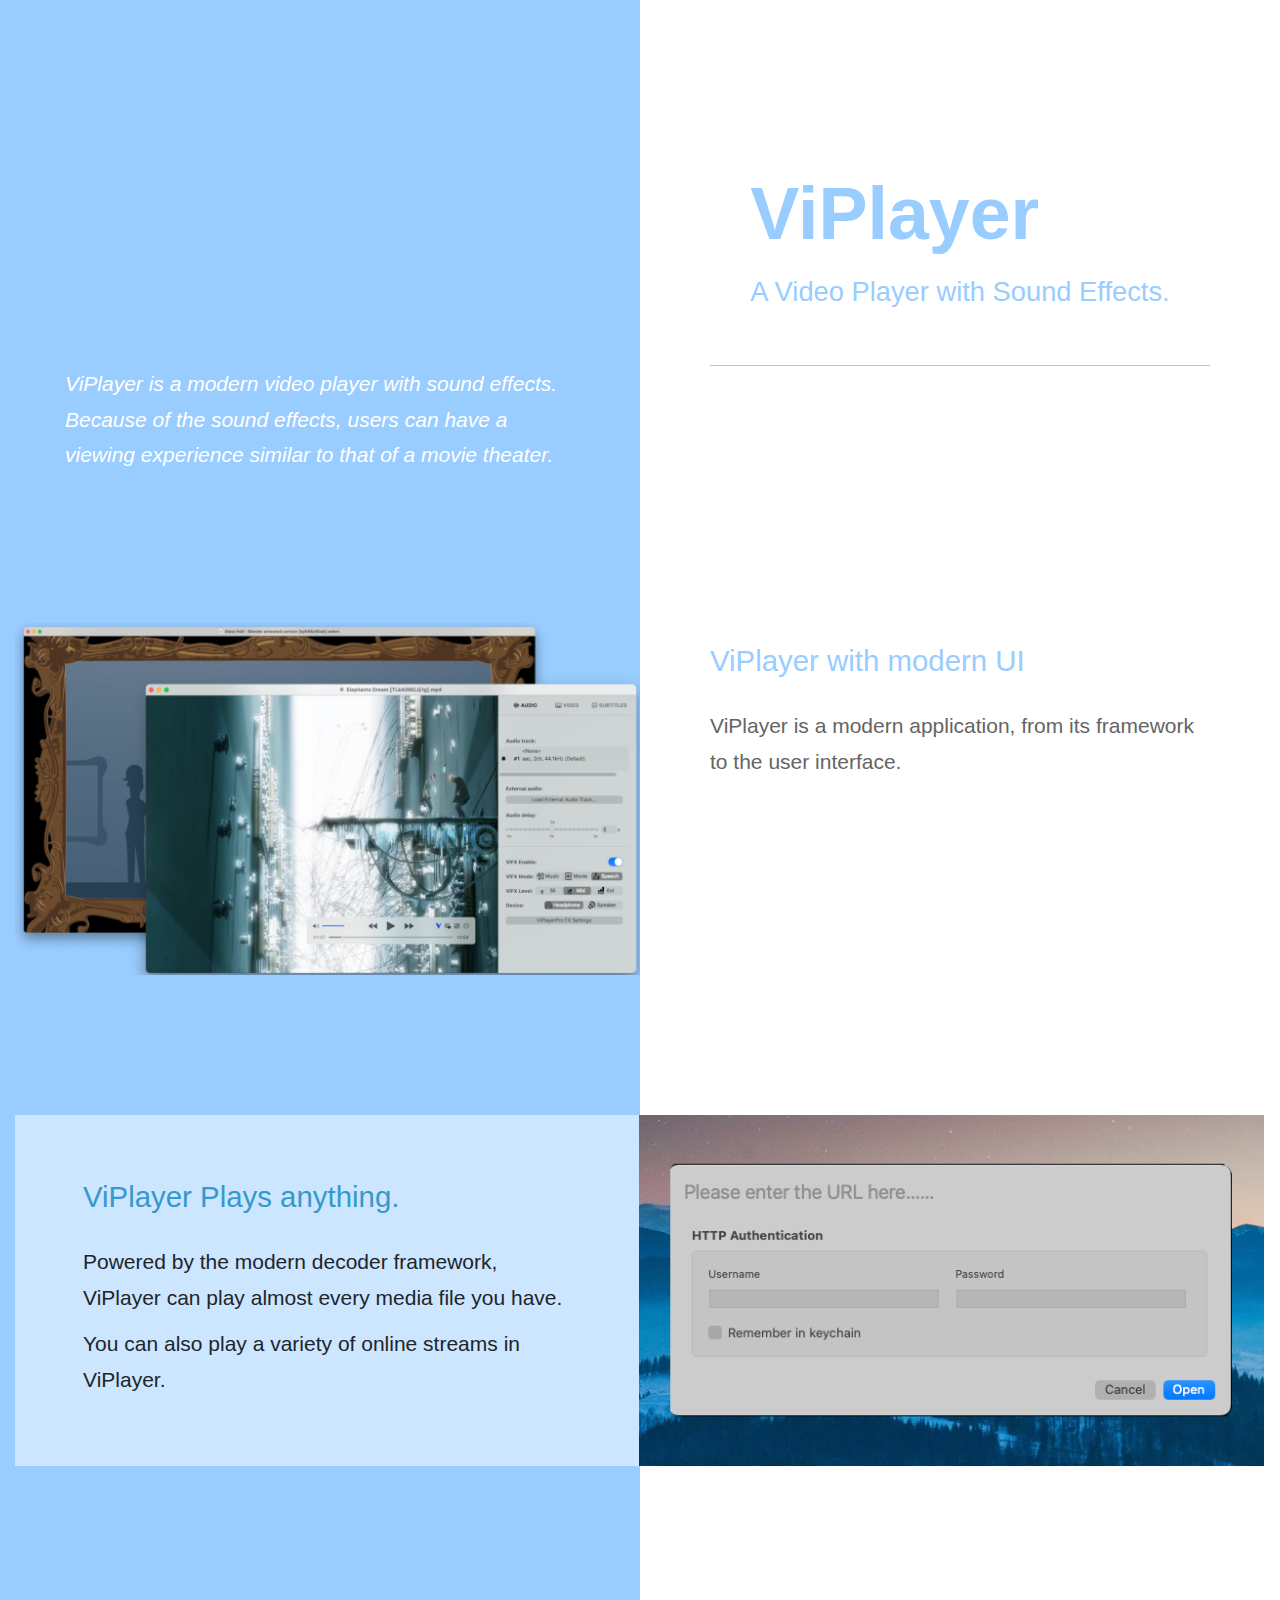
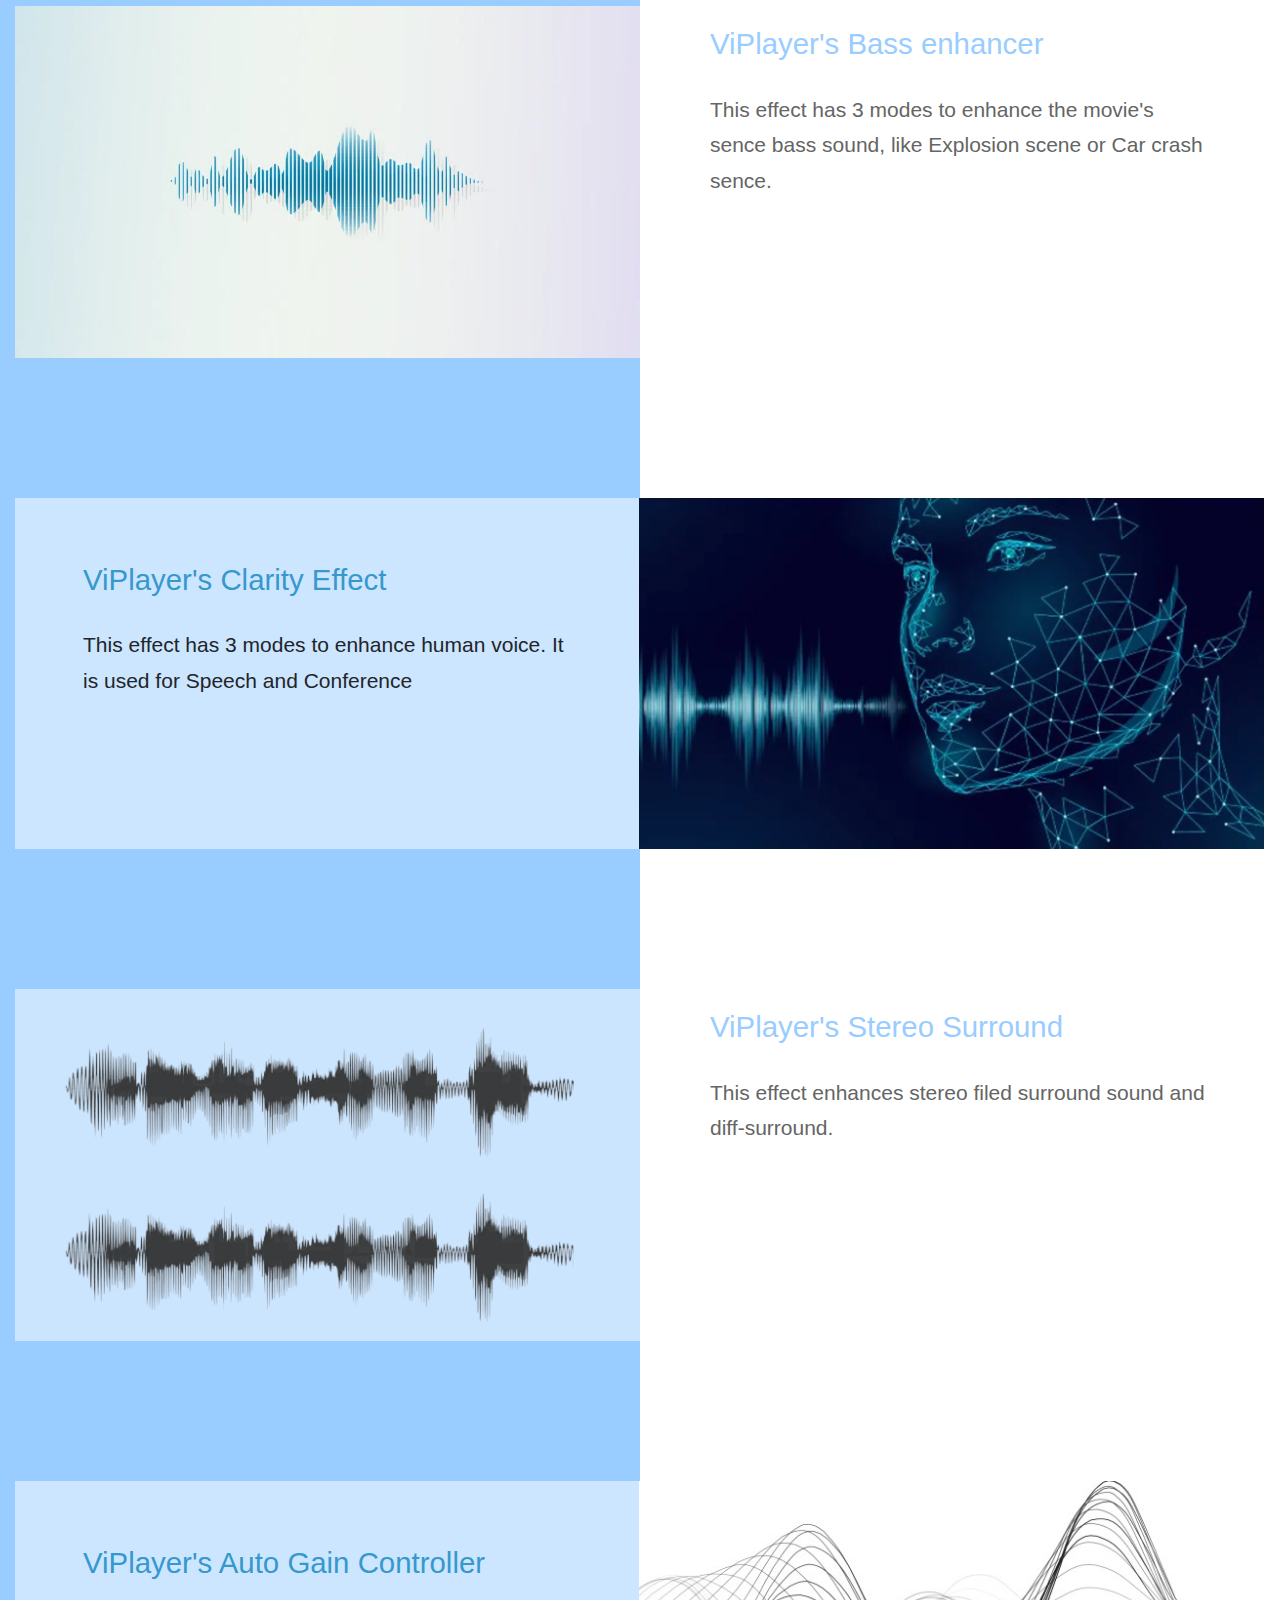
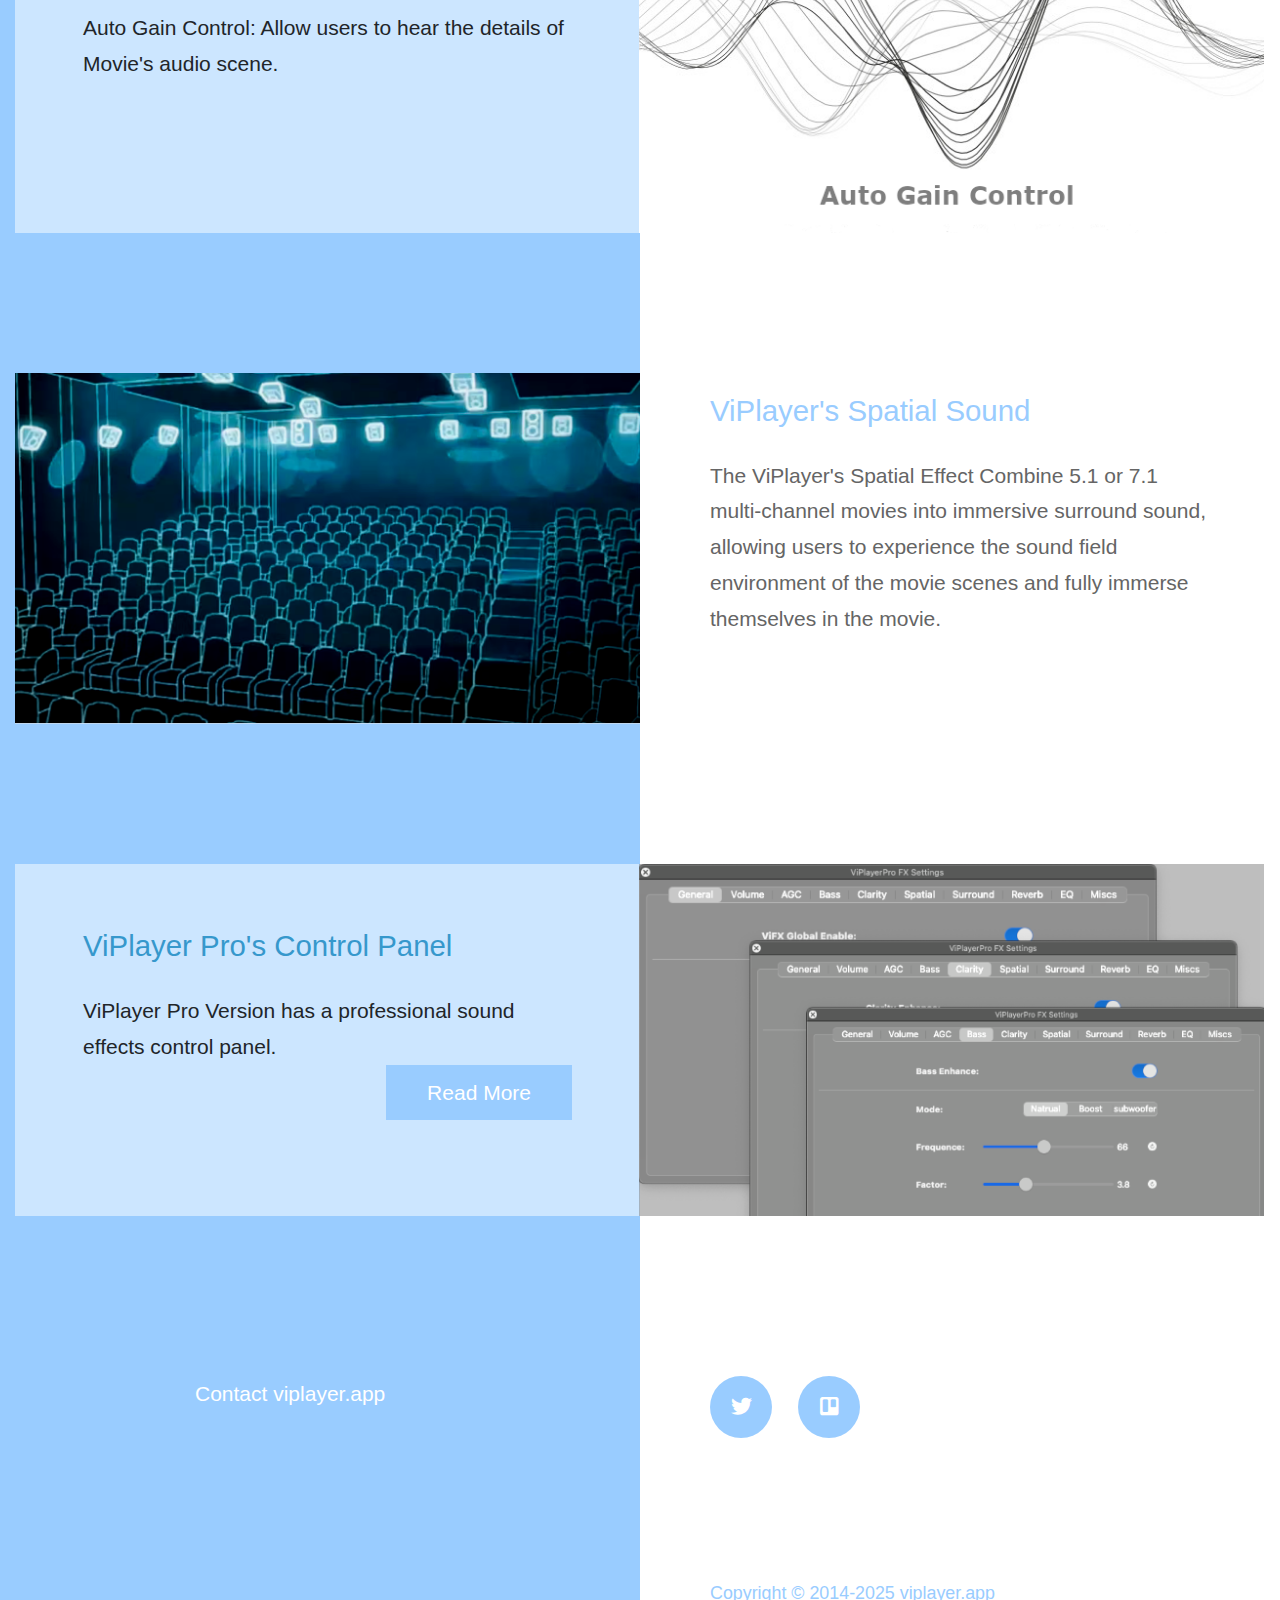
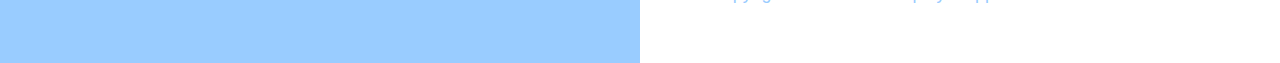
<file: index.html>
<!DOCTYPE html>
<html lang="en">
  <head>
    <meta charset="UTF-8" />
    <meta name="viewport" content="width=device-width, initial-scale=1.0" />
    <meta http-equiv="X-UA-Compatible" content="ie=edge" />

    <link rel="stylesheet" href="https://fonts.googleapis.com/css?family=Open+Sans:400,600" />
    <!-- Google web font "Open Sans" -->
    <link rel="stylesheet" href="css/all.min.css" />
    <link rel="stylesheet" href="css/bootstrap.min.css" />
    <link rel="stylesheet" href="css/templatemo-style.css" />
    <title>ViPlayer</title>
  </head>
<!--
ViPlayer.app main site
-->
  <body>
    <div class="columns-bg">
      <!-- Logo & Intro -->
      <section id="logo" class="tm-section-logo">
        <div class="container-fluid">
          <div class="row">
            <div class="col-sm-12 offset-sm-0 col-md-6 offset-md-6">
              <div class="tm-site-name-container">
                <div class="tm-site-name-container-inner">
                  <h1 class="tm-text-primary tm-site-name">
                    ViPlayer
                  </h1>
                  <p class="tm-text-primary tm-site-description">
                    A Video Player with Sound Effects.
                  </p>
                </div>
              </div>
            </div>
          </div>
        </div>
      </section>

      <!-- Intro -->
      <section id="intro" class="tm-p-1-section-1">
        <div class="container-fluid">
          <div class="row">
            <div class="col-md-6">
              <div class="tm-section-text-container">
                <i class="tm-text-white">
                  <p class="mb-0">
                    ViPlayer is a modern video player with sound effects. Because of the sound effects, users can have a viewing experience similar to that of a movie theater.

                  </p>
                </i>
              </div>
            </div>
          </div>
        </div>
      </section>

      <!-- 00 -->
      <section id="our_place">
        <div class="container-fluid">
          <div class="row">
            <div
              class="col-md-12 col-lg-6 tm-section-image-container tm-img-left-container"
            >
              <img src="img/01.png" alt="Image" class="img-fluid" />
            </div>
            <div class="col-md-12 col-lg-6">
              <div class="tm-section-text-container-2">
                <h2
                  class="tm-text-primary tm-section-title-mb tm-sm-bg-white-alpha"
                >
                  ViPlayer with modern UI
                </h2>
                <div class="tm-text-gray">
                  <p class="mb-4">
                    ViPlayer is a modern application, from its framework to the user interface.
                    </p>
                  <p class="mb-0">
                    
                  </p>
                </div>
              </div>
            </div>
          </div>
        </div>
      </section>

      

      <!-- 01 -->
      <section id="section_4" class="tm-section-4">
        <div class="container-fluid">
          <div class="row flex-column-reverse flex-lg-row">
            <div class="col-md-12 col-lg-6 tm-text-left-container">
              <div class="tm-section-text-container-3 tm-bg-white-alpha h-100">
                <h2 class="tm-text-accent tm-section-title-mb">
                  ViPlayer Plays anything.
                </h2>
                <p class="mb-2">
                  Powered by the modern decoder framework, ViPlayer can play almost every media file you have.
                </p>
                <p class="mb-0">
                  You can also play a variety of online streams in ViPlayer.
                </p>
              </div>
            </div>
            <div
              class="col-md-12 col-lg-6 tm-section-image-container tm-img-right-container"
            >
              <img
                src="img/02.png"
                alt="Image"
                class="img-fluid tm-img-right"
              />
            </div>
          </div>
        </div>
      </section>

      <!-- bass -->
      <section id="our_place">
        <div class="container-fluid">
          <div class="row">
            <div
              class="col-md-12 col-lg-6 tm-section-image-container tm-img-left-container"
            >
              <img src="img/bass.jpg" alt="Image" class="img-fluid" />
            </div>
            <div class="col-md-12 col-lg-6">
              <div class="tm-section-text-container-2">
                <h2
                  class="tm-text-primary tm-section-title-mb tm-sm-bg-white-alpha"
                >
                  ViPlayer's Bass enhancer
                </h2>
                <div class="tm-text-gray">
                  <p class="mb-0">
                    This effect has 3 modes to enhance the movie's sence bass sound, like Explosion scene or Car crash sence.
                    </p>
                  <p class="mb-0">
                    
                  </p>
                </div>
              </div>
            </div>
          </div>
        </div>
      </section>

      <!-- Clarity -->
      <section id="section_4" class="tm-section-4">
        <div class="container-fluid">
          <div class="row flex-column-reverse flex-lg-row">
            <div class="col-md-12 col-lg-6 tm-text-left-container">
              <div class="tm-section-text-container-3 tm-bg-white-alpha h-100">
                <h2 class="tm-text-accent tm-section-title-mb">
                  ViPlayer's Clarity Effect
                </h2>
                <p class="mb-0">
                  This effect has 3 modes to enhance human voice. It is used for Speech and Conference
                </p>
              </div>
            </div>
            <div
              class="col-md-12 col-lg-6 tm-section-image-container tm-img-right-container"
              >
              <img
                src="img/clarity.png"
                alt="Image"
                class="img-fluid tm-img-right"
                />
            </div>
          </div>
        </div>
      </section>

      <!-- Stereo -->
      <section id="our_place">
        <div class="container-fluid">
          <div class="row">
            <div
              class="col-md-12 col-lg-6 tm-section-image-container tm-img-left-container"
            >
              <img src="img/stereo.png" alt="Image" class="img-fluid" />
            </div>
            <div class="col-md-12 col-lg-6">
              <div class="tm-section-text-container-2">
                <h2
                  class="tm-text-primary tm-section-title-mb tm-sm-bg-white-alpha"
                >
                  ViPlayer's Stereo Surround
                </h2>
                <div class="tm-text-gray">
                  <p class="mb-0">
                    This effect enhances stereo filed surround sound and diff-surround.
                    </p>
                  <p class="mb-0">
                    
                  </p>
                </div>
              </div>
            </div>
          </div>
        </div>
      </section>

      <!-- AGC -->
      <section id="section_4" class="tm-section-4">
        <div class="container-fluid">
          <div class="row flex-column-reverse flex-lg-row">
            <div class="col-md-12 col-lg-6 tm-text-left-container">
              <div class="tm-section-text-container-3 tm-bg-white-alpha h-100">
                <h2 class="tm-text-accent tm-section-title-mb">
                  ViPlayer's Auto Gain Controller
                </h2>
                <p class="mb-0">
                  Auto Gain Control: Allow users to hear the details of Movie's audio scene.
                </p>
              </div>
            </div>
            <div
              class="col-md-12 col-lg-6 tm-section-image-container tm-img-right-container"
            >
              <img
                src="img/agc.png"
                alt="Image"
                class="img-fluid tm-img-right"
              />
            </div>
          </div>
        </div>
      </section>

      <!-- ATMOS -->
      <section id="our_place">
        <div class="container-fluid">
          <div class="row">
            <div
              class="col-md-12 col-lg-6 tm-section-image-container tm-img-left-container"
              >
              <img src="img/atmos.png" alt="Image" class="img-fluid" />
            </div>
            <div class="col-md-12 col-lg-6">
              <div class="tm-section-text-container-2">
                <h2
                  class="tm-text-primary tm-section-title-mb tm-sm-bg-white-alpha"
                  >
                  ViPlayer's Spatial Sound
                </h2>
                <div class="tm-text-gray">
                  <p class="mb-0">
                    The ViPlayer's Spatial Effect Combine 5.1 or 7.1 multi-channel movies into immersive surround sound, allowing users to experience the sound field environment of the movie scenes and fully immerse themselves in the movie.


                  </p>
                  <p class="mb-0">
                    
                  </p>
                </div>
              </div>
            </div>
          </div>
        </div>
      </section>

      <!-- Pro -->
      <section id="section_4" class="tm-section-4">
        <div class="container-fluid">
          <div class="row flex-column-reverse flex-lg-row">
            <div class="col-md-12 col-lg-6 tm-text-left-container">
              <div class="tm-section-text-container-3 tm-bg-white-alpha h-100">
                <h2 class="tm-text-accent tm-section-title-mb">
                  ViPlayer Pro's Control Panel
                </h2>
                <p class="mb-0">
                  ViPlayer Pro Version has a professional sound effects control panel.
                </p>
                <div class="text-right">
                  <a href="/pro.html" target="_blank" rel="noopener noreferrer" class="btn btn-primary">Read More</a>
                </div>

              </div>
            </div>
            <div
              class="col-md-12 col-lg-6 tm-section-image-container tm-img-right-container"
              >
              <img
                src="img/pro_ctrl.png"
                alt="Image"
                class="img-fluid tm-img-right"
                />
            </div>
          </div>
        </div>
      </section>



      
      <!-- Contact -->
      <section id="outro">
        <div class="container-fluid">
          <div class="row">
            <div class="col-sm-12 col-md-6">
              <div class="tm-section-text-container-5 tm-text-white">
                <p>
                  Contact viplayer.app
                </p>
              </div>
            </div>
            <div class="col-sm-12 col-md-6">
              <div class="tm-section-text-container-6">
                <!--
                <a class="tm-social-icon-container">
                  <span class="tm-social-icon-container-inner">
                    <i class="fab fa-facebook-f"></i>
                  </span>
                </a>
                -->
                <a class="tm-social-icon-container" href="https://x.com/ViPlayerFX">
                  <span class="tm-social-icon-container-inner">
                    <i class="fab fa-twitter"></i>
                  </span>
                </a>
                <a class="tm-social-icon-container" href="mailto:office@viplayer.app">
                  <span class="tm-social-icon-container-inner">
                    <i class="fab fa-trello"></i>
                  </span>
                </a>

                <!--
                <a class="tm-social-icon-container">
                  <span class="tm-social-icon-container-inner">
                    <i class="fab fa-instagram"></i>
                  </span>
                </a>
                <a class="tm-social-icon-container">
                  <span class="tm-social-icon-container-inner">
                    <i class="fab fa-google-plus-g"></i>
                  </span>
                </a>
                -->
              </div>
            </div>
          </div>
          <div class="row">
            <footer class="col-sm-12 col-md-6 offset-md-6 px-md-0">
              <p class="tm-copyright-text mb-0 tm-text-primary">
                Copyright &copy; 2014-2025 viplayer.app
              </p>
            </footer>
          </div>
        </div>
      </section>
    </div>
    <!-- /.columns-bg -->
  </body>
</html>
</file>
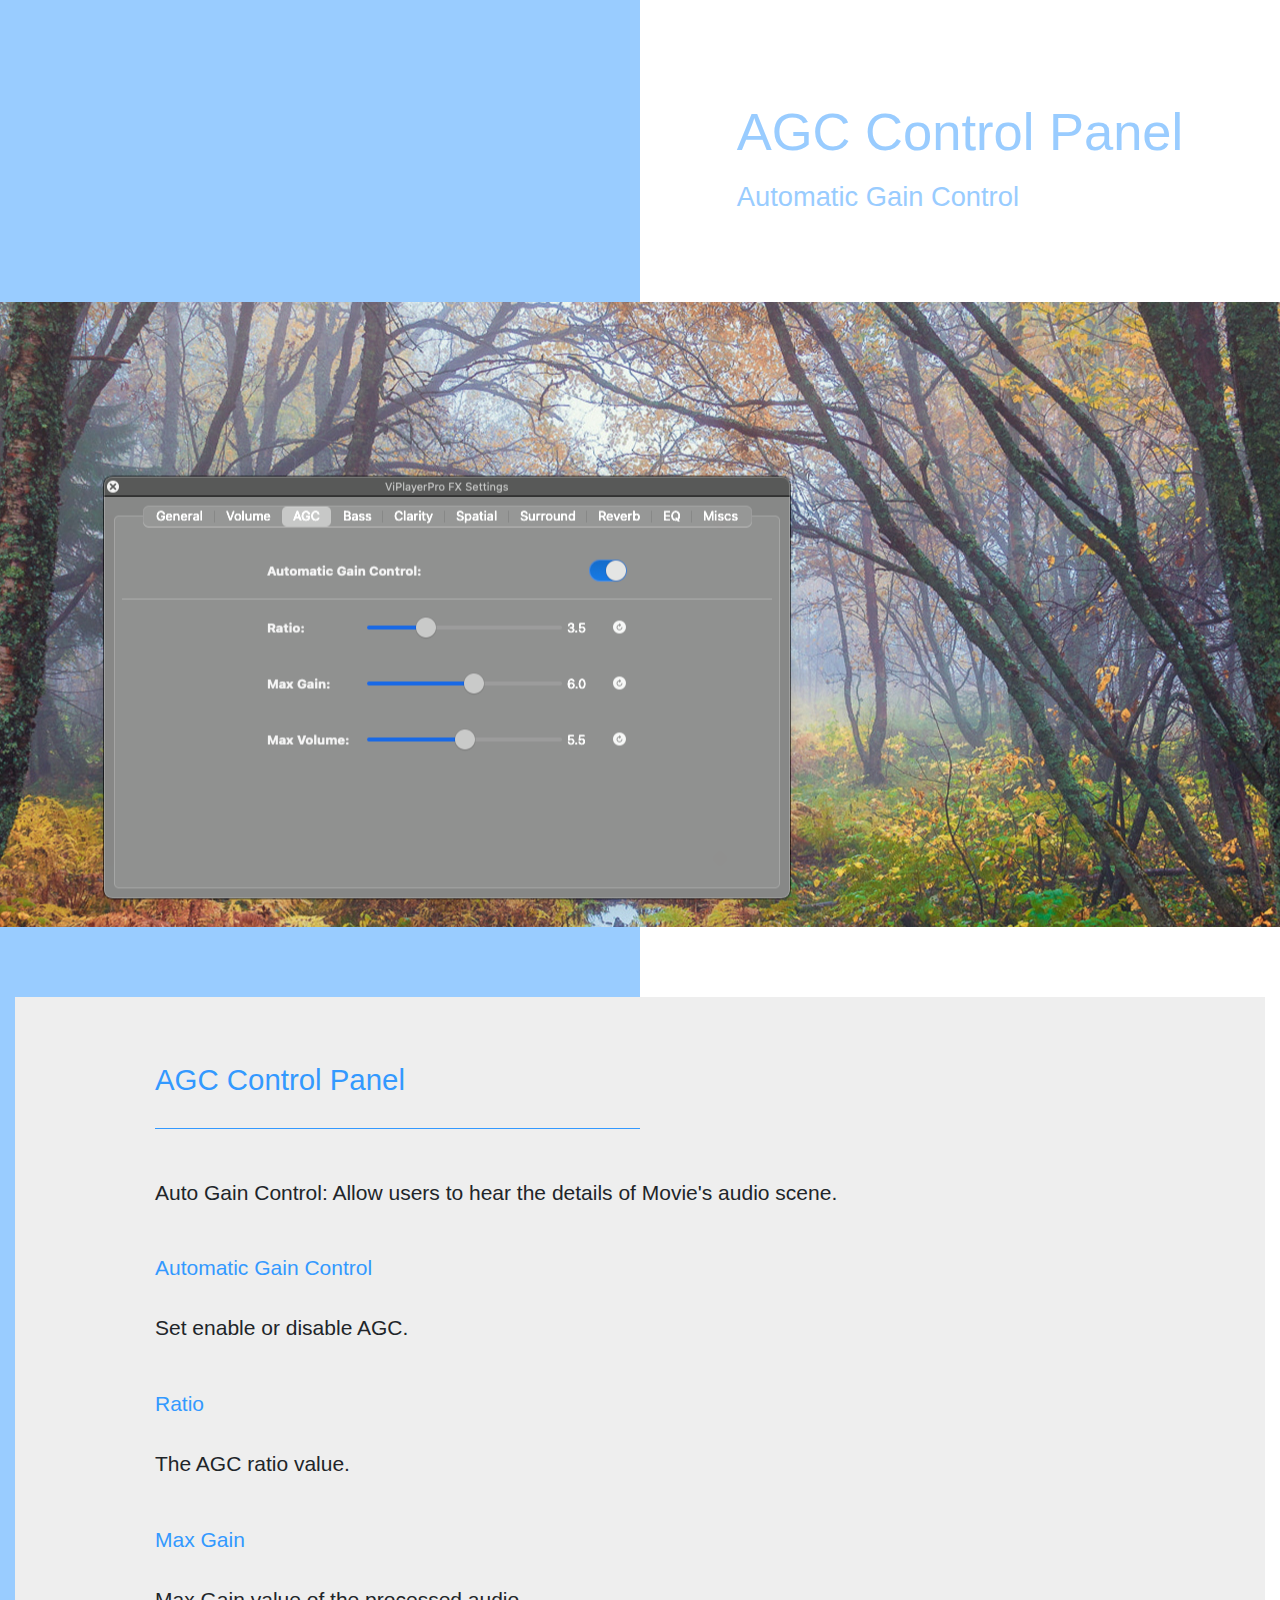
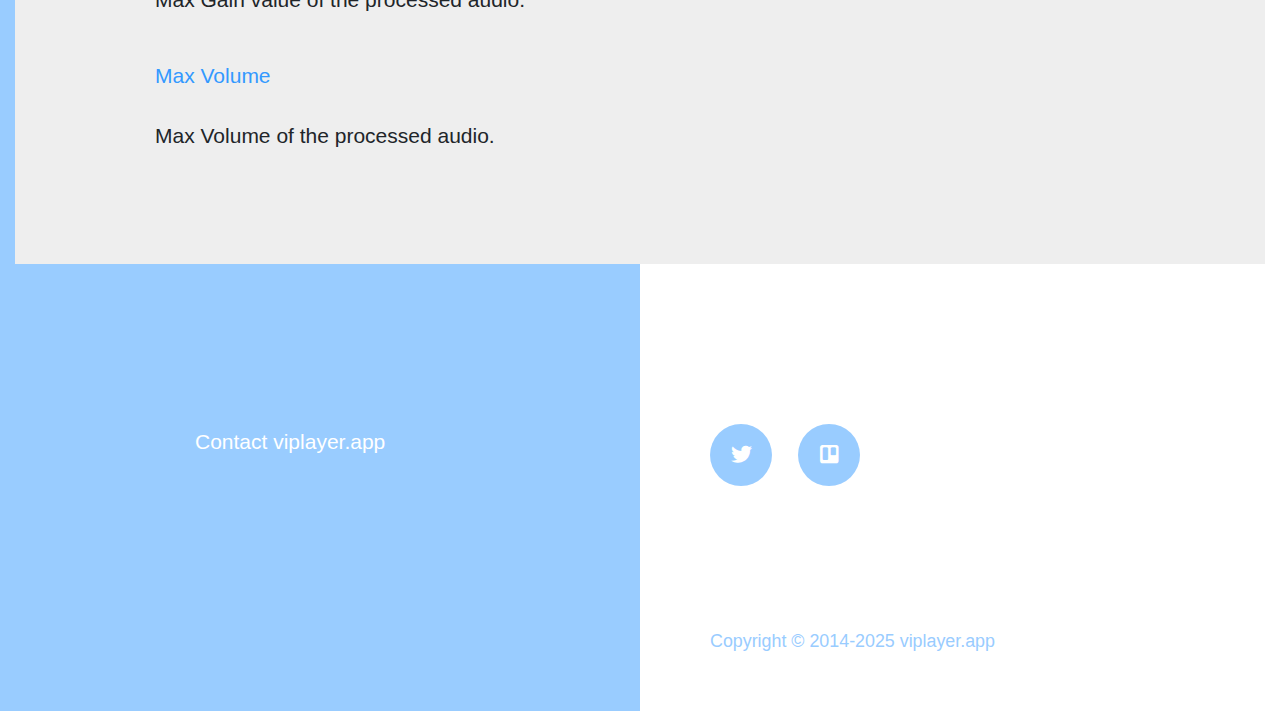
<file: ctrl_agc.html>
<!DOCTYPE html>
<html lang="en">
  <head>
    <meta charset="UTF-8" />
    <meta name="viewport" content="width=device-width, initial-scale=1.0" />
    <meta http-equiv="X-UA-Compatible" content="ie=edge" />

    <link rel="stylesheet" href="https://fonts.googleapis.com/css?family=Open+Sans:400,600" />
    <!-- Google web font "Open Sans" -->
    <link rel="stylesheet" href="css/all.min.css" />
    <link rel="stylesheet" href="css/bootstrap.min.css" />
    <link rel="stylesheet" href="css/templatemo-style.css" />
    <style>
      #bg_img_agc {
          background-image: url(../img/bg_agc.png);
          height: 640px;
          background-repeat: no-repeat;
          background-size: cover;
          background-position: center;
      }
    </style>
    <title>AGC Pro Control Panel</title>
  </head>
<!--
    Pro Control Panel
    General
-->
  <body>
    <div class="columns-bg">
      <!-- Logo & Intro -->
      <section id="logo" class="tm-section-logo tm-section-logo-short">
        <div class="container-fluid">
          <div class="row">
            <div class="col-sm-12 offset-sm-0 col-md-6 offset-md-6">
              <div class="tm-site-name-container border-bottom-0">
                <div class="tm-site-name-container-inner">
                  <h1 class="tm-text-primary">
                    AGC Control Panel
                  </h1>
                  <p class="tm-text-primary tm-site-description mb-0">
                    Automatic Gain Control
                  </p>
                </div>
              </div>
            </div>
          </div>
        </div>
      </section>

      <!-- 1st Section, Full Width Image -->
      <section class="tm-p-3-section-1">
        <div class="container-fluid" id="bg_img_agc"></div>
      </section>

      <section id="section_3" class="tm-section-4">
        <div class="container-fluid">
          <div class="row">
            <div class="col-12">
              <div class="tm-section-text-container-7 tm-bg-dark-gray">
                <h2 class="tm-section-title-mb tm-text-primary-bright">
                  AGC Control Panel
                </h2>
                <hr
                  class="tm-hr-mb tm-hr-primary-bright tm-section-underline ml-0"
                  />
                 <p class="tm-p-mb">
                   Auto Gain Control: Allow users to hear the details of Movie's audio scene.
                 </p>

                 <h3 class="tm-section-title-mb tm-text-primary-bright">
                   Automatic Gain Control
                 </h3>
                <p class="tm-p-mb">
                  Set enable or disable AGC.
                </p>

                <h3 class="tm-section-title-mb tm-text-primary-bright">
                  Ratio
                </h3>
                <p class="tm-p-mb">
                  The AGC ratio value.
                </p>
                <h3 class="tm-section-title-mb tm-text-primary-bright">
                  Max Gain
                </h3>
                <p class="tm-p-mb">
                  Max Gain value of the processed audio.
                </p>
                <h3 class="tm-section-title-mb tm-text-primary-bright">
                  Max Volume
                </h3>
                <p class="tm-p-mb">
                  Max Volume of the processed audio.
                </p>

                
              </div>
            </div>
          </div>
        </div>
      </section>

      <!-- Contact -->
      <section id="outro">
        <div class="container-fluid">
          <div class="row">
            <div class="col-sm-12 col-md-6">
              <div class="tm-section-text-container-5 tm-text-white">
                <p>
                  Contact viplayer.app
                </p>
              </div>
            </div>
            <div class="col-sm-12 col-md-6">
              <div class="tm-section-text-container-6">
                <!--
                    <a class="tm-social-icon-container">
                      <span class="tm-social-icon-container-inner">
                        <i class="fab fa-facebook-f"></i>
                      </span>
                    </a>
                    -->
                    <a class="tm-social-icon-container" href="https://x.com/ViPlayerFX">
                      <span class="tm-social-icon-container-inner">
                        <i class="fab fa-twitter"></i>
                      </span>
                    </a>
                    <a class="tm-social-icon-container" href="mailto:office@viplayer.app">
                      <span class="tm-social-icon-container-inner">
                        <i class="fab fa-trello"></i>
                      </span>
                    </a>

                    <!--
                        <a class="tm-social-icon-container">
                          <span class="tm-social-icon-container-inner">
                            <i class="fab fa-instagram"></i>
                          </span>
                        </a>
                        <a class="tm-social-icon-container">
                          <span class="tm-social-icon-container-inner">
                            <i class="fab fa-google-plus-g"></i>
                          </span>
                        </a>
                        -->
              </div>
            </div>
          </div>
          <div class="row">
            <footer class="col-sm-12 col-md-6 offset-md-6 px-md-0">
              <p class="tm-copyright-text mb-0 tm-text-primary">
                Copyright &copy; 2014-2025 viplayer.app
              </p>
            </footer>
          </div>
        </div>
      </section>
    </div>
    <!-- /.columns-bg -->

    <script src="js/jquery-3.3.1.min.js"></script>
    <script>
      $(function() {
        // Dynamically set the size of full width background image when browser resize
        $(window).resize(function() {
          const maxImgHeight = 640;
          const minImgHeight = 450;
          const maxContainerWidth = 1310;
          const browserWidth = $(window).width();

          let imgHeight = browserWidth * (maxImgHeight / maxContainerWidth);

          if (imgHeight > maxImgHeight) {
            imgHeight = maxImgHeight;
          } else if (imgHeight < minImgHeight) {
            imgHeight = minImgHeight;
          }

          $("#bg_img_agc").height(imgHeight);
        });
      });
    </script>
  </body>
</html>
</file>
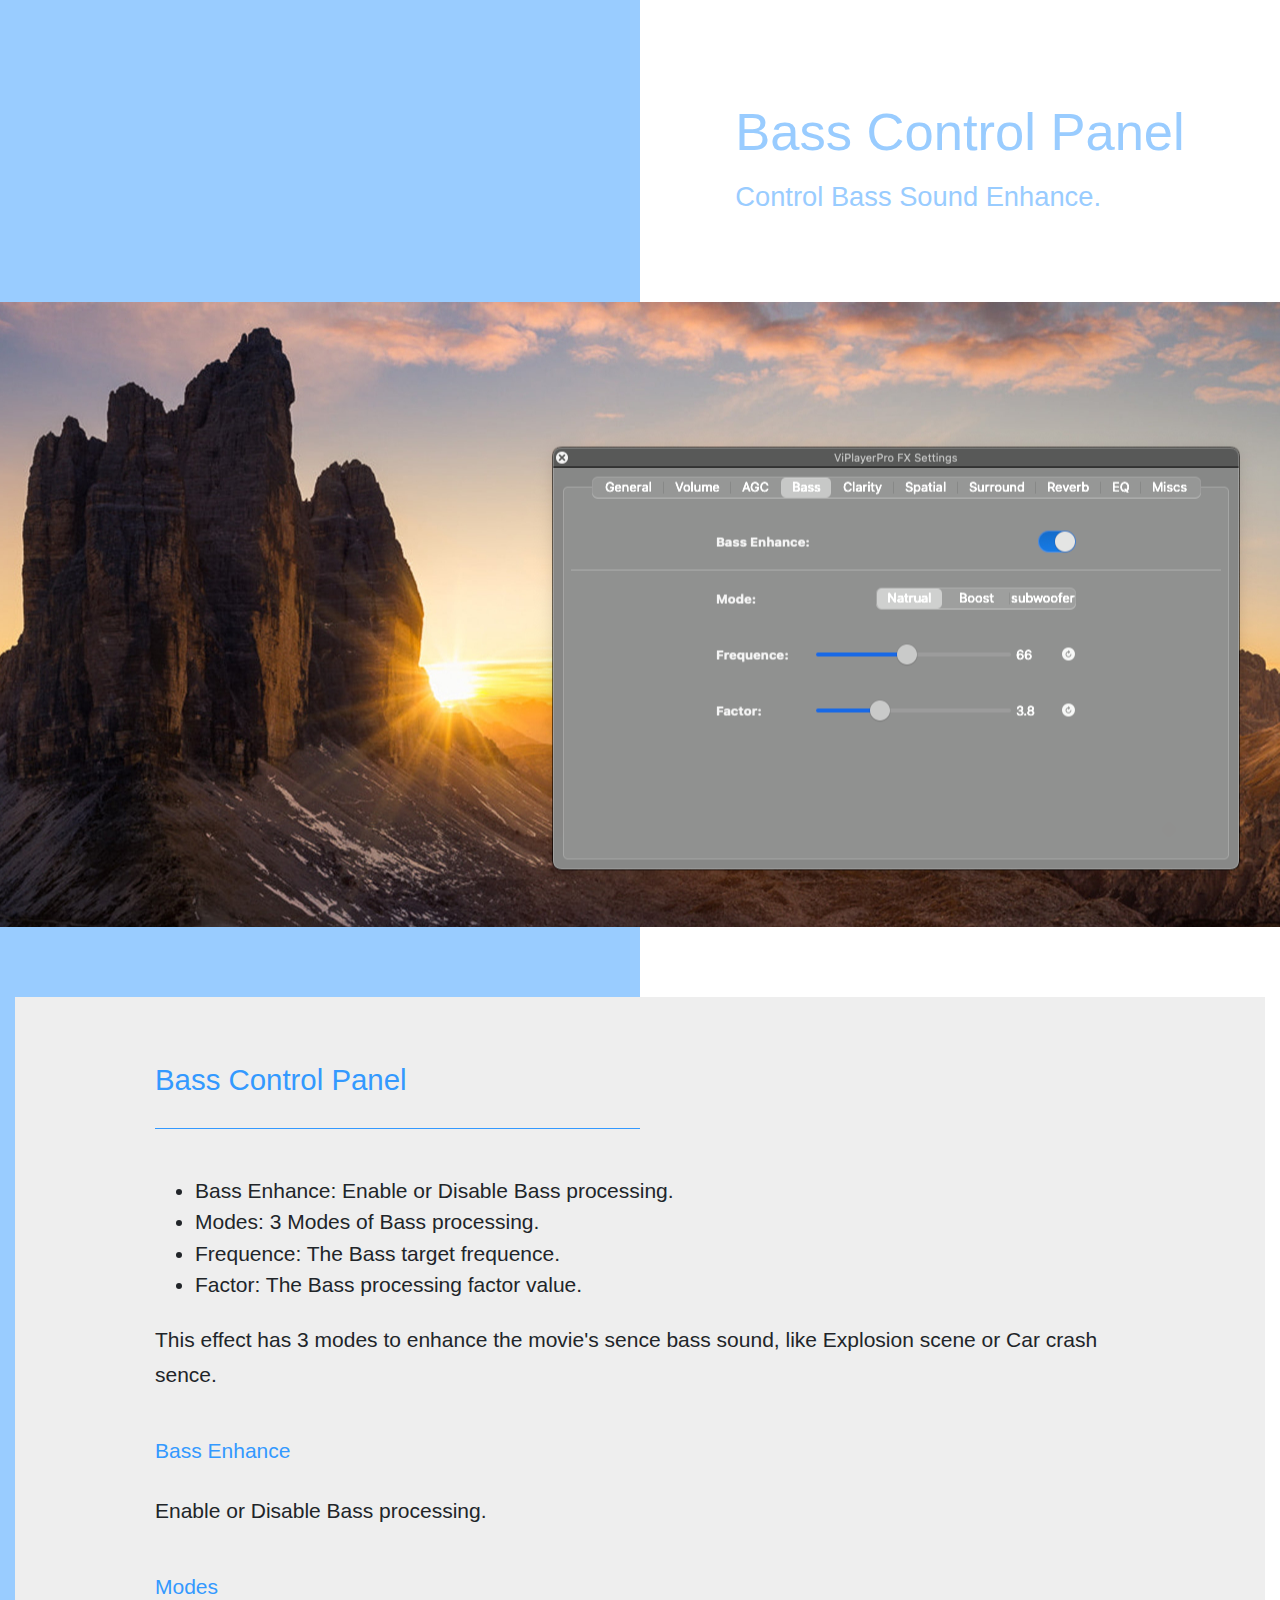
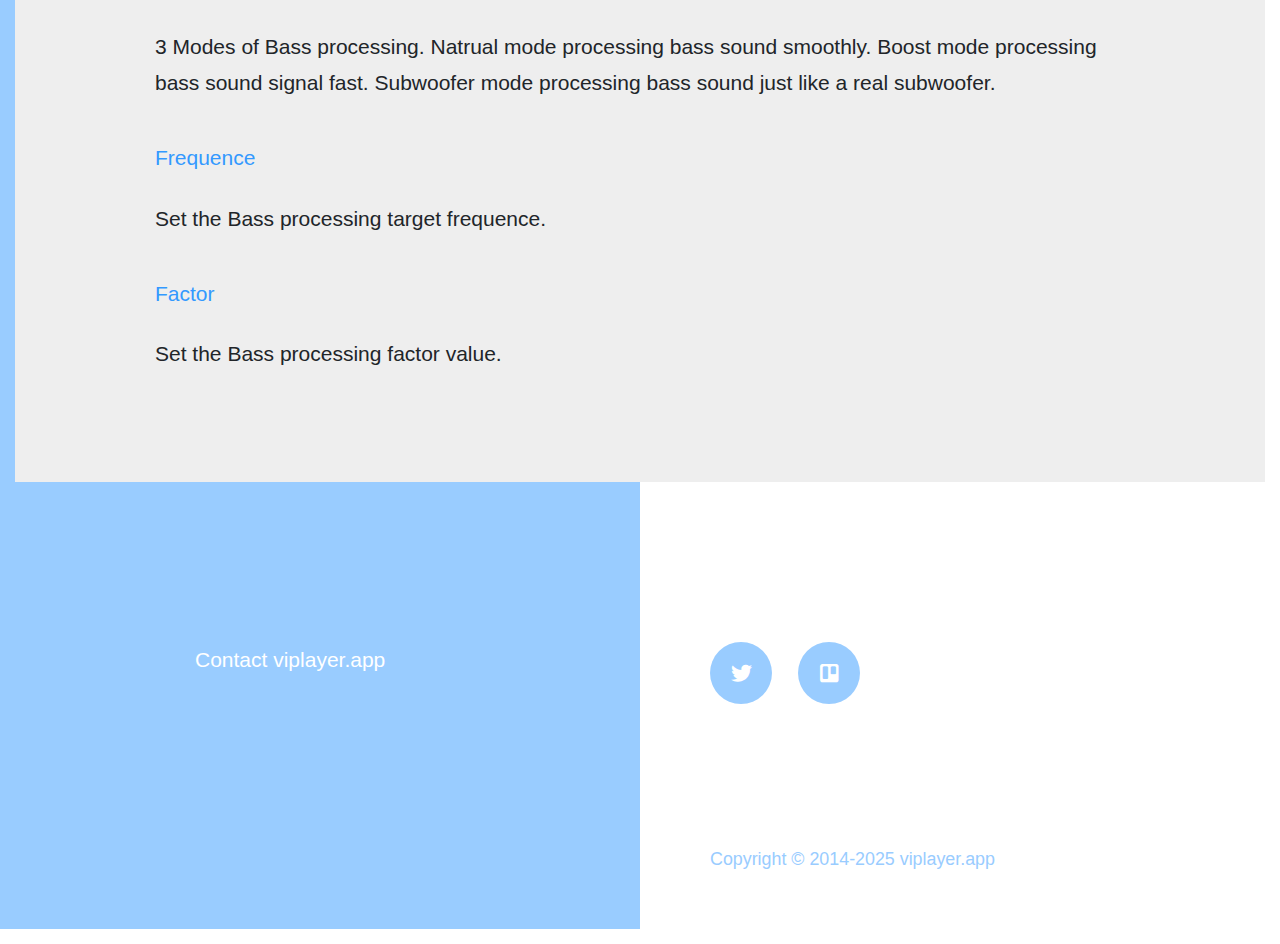
<file: ctrl_bass.html>
<!DOCTYPE html>
<html lang="en">
  <head>
    <meta charset="UTF-8" />
    <meta name="viewport" content="width=device-width, initial-scale=1.0" />
    <meta http-equiv="X-UA-Compatible" content="ie=edge" />

    <link rel="stylesheet" href="https://fonts.googleapis.com/css?family=Open+Sans:400,600" />
    <!-- Google web font "Open Sans" -->
    <link rel="stylesheet" href="css/all.min.css" />
    <link rel="stylesheet" href="css/bootstrap.min.css" />
    <link rel="stylesheet" href="css/templatemo-style.css" />
    <style>
      #bg_img_bass {
          background-image: url(../img/bg_bass.png);
          height: 640px;
          background-repeat: no-repeat;
          background-size: cover;
          background-position: center;
      }
    </style>
    <title>Bass Pro Control Panel</title>
  </head>
<!--
    Pro Control Panel
    Bass
-->
  <body>
    <div class="columns-bg">
      <!-- Logo & Intro -->
      <section id="logo" class="tm-section-logo tm-section-logo-short">
        <div class="container-fluid">
          <div class="row">
            <div class="col-sm-12 offset-sm-0 col-md-6 offset-md-6">
              <div class="tm-site-name-container border-bottom-0">
                <div class="tm-site-name-container-inner">
                  <h1 class="tm-text-primary">
                    Bass Control Panel
                  </h1>
                  <p class="tm-text-primary tm-site-description mb-0">
                    Control Bass Sound Enhance.
                  </p>
                </div>
              </div>
            </div>
          </div>
        </div>
      </section>

      <!-- 1st Section, Full Width Image -->
      <section class="tm-p-3-section-1">
        <div class="container-fluid" id="bg_img_bass"></div>
      </section>

      <section id="section_3" class="tm-section-4">
        <div class="container-fluid">
          <div class="row">
            <div class="col-12">
              <div class="tm-section-text-container-7 tm-bg-dark-gray">
                <h2 class="tm-section-title-mb tm-text-primary-bright">
                  Bass Control Panel
                </h2>
                <hr
                  class="tm-hr-mb tm-hr-primary-bright tm-section-underline ml-0"
                  />

                <ul>
                  <li>Bass Enhance: Enable or Disable Bass processing.</li>
                  <li>Modes: 3 Modes of Bass processing.</li>
                  <li>Frequence: The Bass target frequence.</li>
                  <li>Factor: The Bass processing factor value.</li>
                </ul>


                
                 <p class="tm-p-mb">
                   This effect has 3 modes to enhance the movie's sence bass sound, like Explosion scene or Car crash sence.
                 </p>
                 <h3 class="tm-section-title-mb tm-text-primary-bright">
                   Bass Enhance
                 </h3>

                <p class="tm-p-mb">
                  Enable or Disable Bass processing.
                </p>

                <h3 class="tm-section-title-mb tm-text-primary-bright">
                  Modes
                </h3>
                <p class="tm-p-mb">
                  3 Modes of Bass processing. Natrual mode processing bass sound smoothly. Boost mode processing bass sound signal fast. Subwoofer mode processing bass sound just like a real subwoofer.
                </p>
                <h3 class="tm-section-title-mb tm-text-primary-bright">
                  Frequence
                </h3>
                <p class="tm-p-mb">
                  Set the Bass processing target frequence.
                </p>
                <h3 class="tm-section-title-mb tm-text-primary-bright">
                  Factor
                </h3>
                <p class="tm-p-mb">
                  Set the Bass processing factor value.
                </p>

              </div>
            </div>
          </div>
        </div>
      </section>

      <!-- Contact -->
      <section id="outro">
        <div class="container-fluid">
          <div class="row">
            <div class="col-sm-12 col-md-6">
              <div class="tm-section-text-container-5 tm-text-white">
                <p>
                  Contact viplayer.app
                </p>
              </div>
            </div>
            <div class="col-sm-12 col-md-6">
              <div class="tm-section-text-container-6">
                <!--
                    <a class="tm-social-icon-container">
                      <span class="tm-social-icon-container-inner">
                        <i class="fab fa-facebook-f"></i>
                      </span>
                    </a>
                    -->
                    <a class="tm-social-icon-container" href="https://x.com/ViPlayerFX">
                      <span class="tm-social-icon-container-inner">
                        <i class="fab fa-twitter"></i>
                      </span>
                    </a>
                    <a class="tm-social-icon-container" href="mailto:office@viplayer.app">
                      <span class="tm-social-icon-container-inner">
                        <i class="fab fa-trello"></i>
                      </span>
                    </a>

                    <!--
                        <a class="tm-social-icon-container">
                          <span class="tm-social-icon-container-inner">
                            <i class="fab fa-instagram"></i>
                          </span>
                        </a>
                        <a class="tm-social-icon-container">
                          <span class="tm-social-icon-container-inner">
                            <i class="fab fa-google-plus-g"></i>
                          </span>
                        </a>
                        -->
              </div>
            </div>
          </div>
          <div class="row">
            <footer class="col-sm-12 col-md-6 offset-md-6 px-md-0">
              <p class="tm-copyright-text mb-0 tm-text-primary">
                Copyright &copy; 2014-2025 viplayer.app
              </p>
            </footer>
          </div>
        </div>
      </section>
    </div>
    <!-- /.columns-bg -->

    <script src="js/jquery-3.3.1.min.js"></script>
    <script>
      $(function() {
        // Dynamically set the size of full width background image when browser resize
        $(window).resize(function() {
          const maxImgHeight = 640;
          const minImgHeight = 450;
          const maxContainerWidth = 1310;
          const browserWidth = $(window).width();

          let imgHeight = browserWidth * (maxImgHeight / maxContainerWidth);

          if (imgHeight > maxImgHeight) {
            imgHeight = maxImgHeight;
          } else if (imgHeight < minImgHeight) {
            imgHeight = minImgHeight;
          }

          $("#bg_img_bass").height(imgHeight);
        });
      });
    </script>
  </body>
</html>
</file>
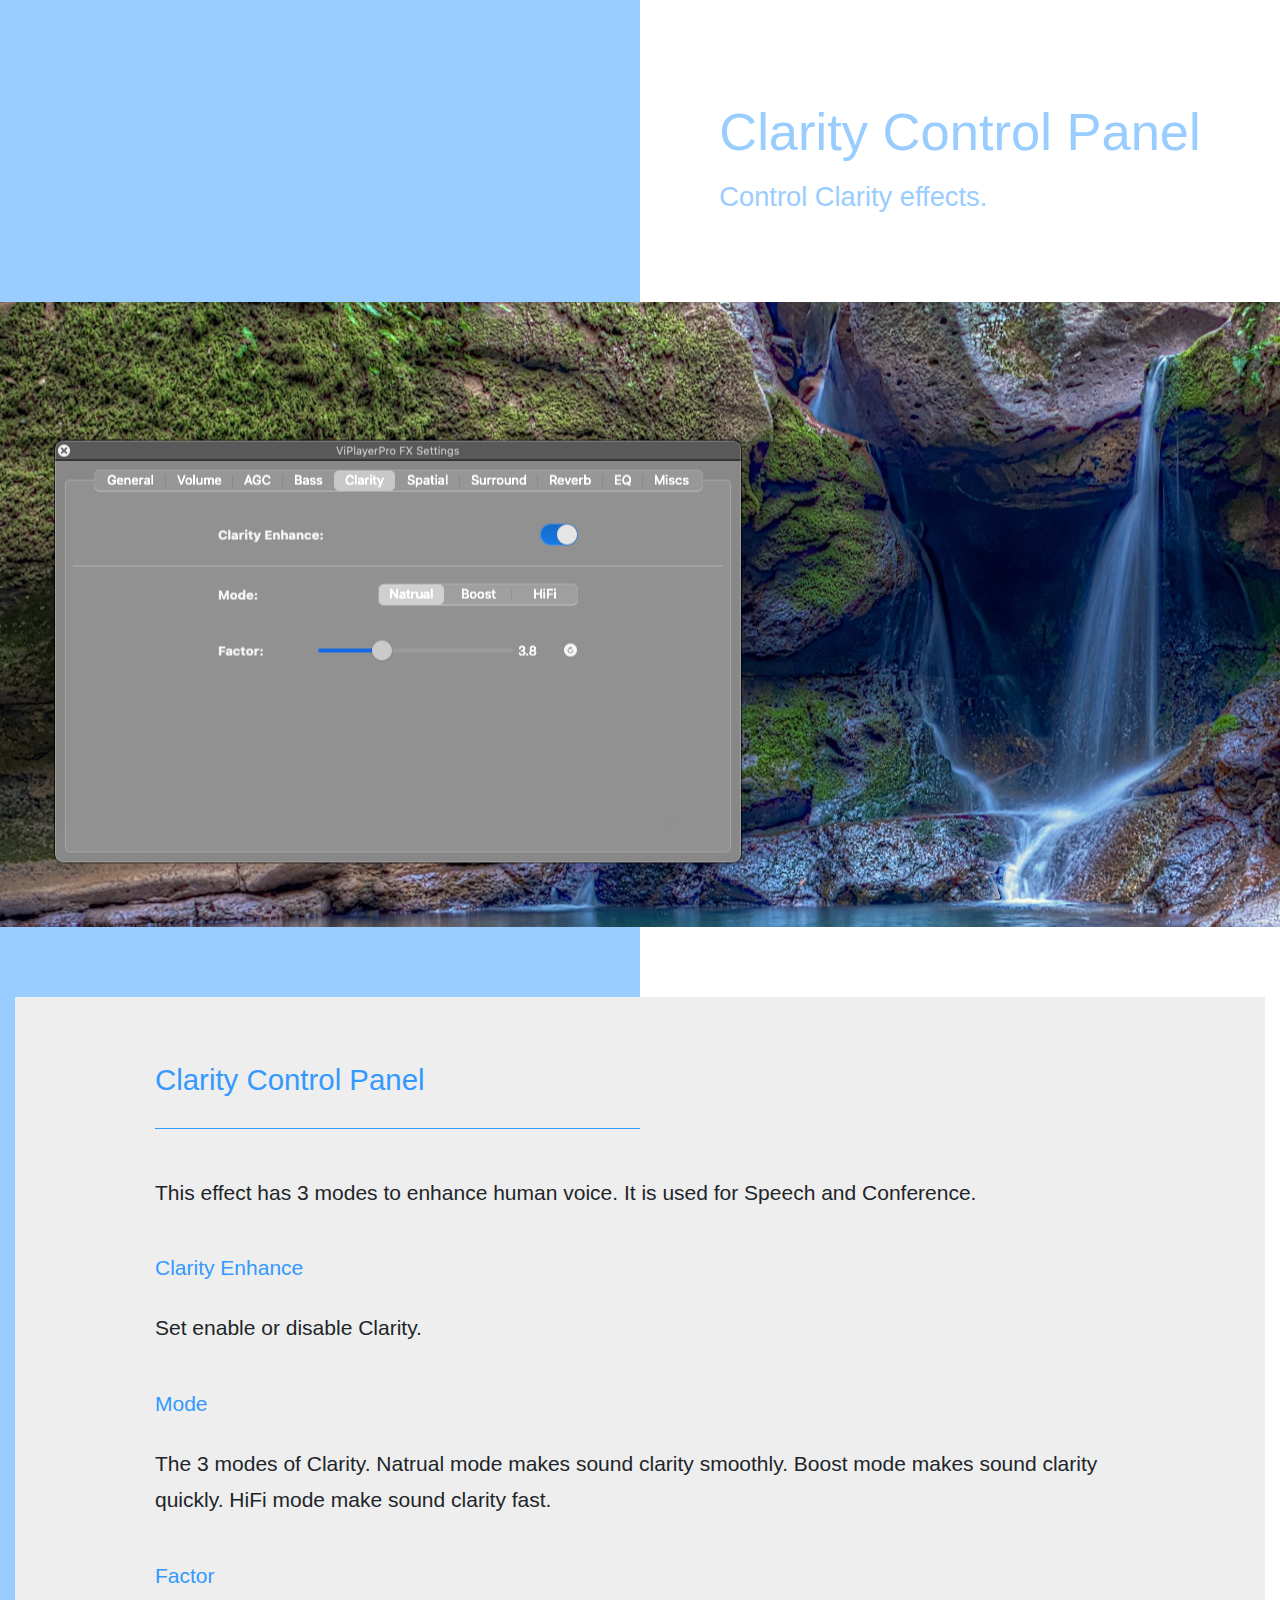
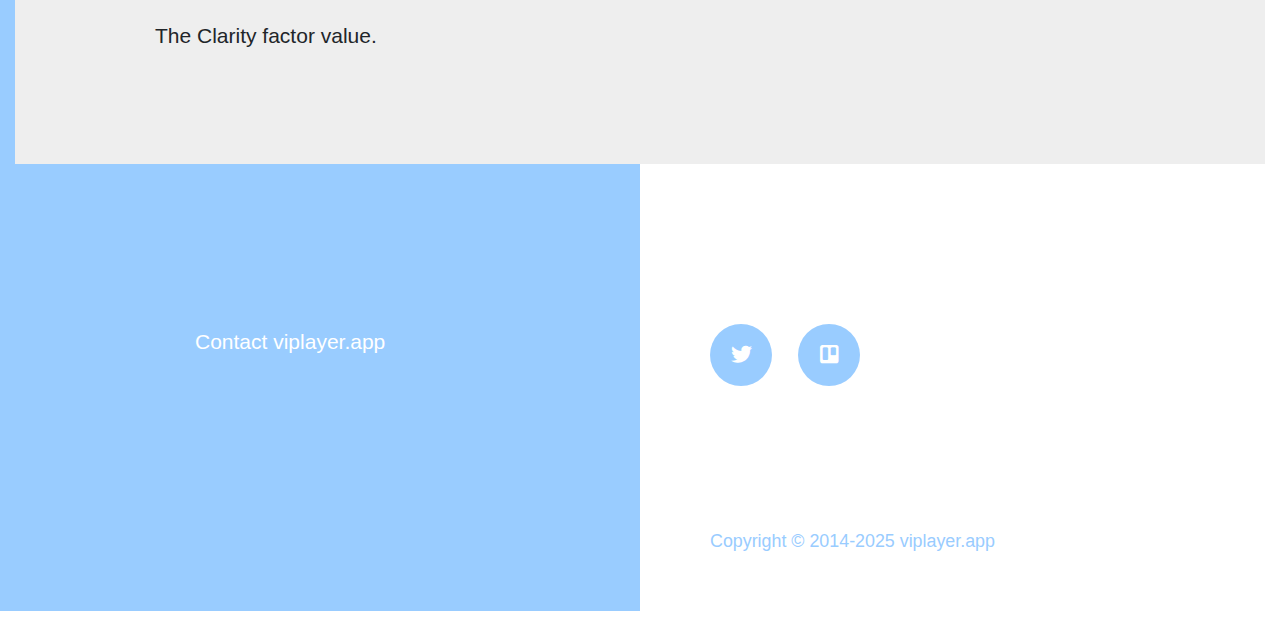
<file: ctrl_clarity.html>
<!DOCTYPE html>
<html lang="en">
  <head>
    <meta charset="UTF-8" />
    <meta name="viewport" content="width=device-width, initial-scale=1.0" />
    <meta http-equiv="X-UA-Compatible" content="ie=edge" />

    <link rel="stylesheet" href="https://fonts.googleapis.com/css?family=Open+Sans:400,600" />
    <!-- Google web font "Open Sans" -->
    <link rel="stylesheet" href="css/all.min.css" />
    <link rel="stylesheet" href="css/bootstrap.min.css" />
    <link rel="stylesheet" href="css/templatemo-style.css" />
    <style>
      #bg_img_clarity {
          background-image: url(../img/bg_clarity.png);
          height: 640px;
          background-repeat: no-repeat;
          background-size: cover;
          background-position: center;
      }
    </style>
    <title>Clarity Pro Control Panel</title>
  </head>
<!--
    Pro Control Panel
    Clarity
-->
  <body>
    <div class="columns-bg">
      <!-- Logo & Intro -->
      <section id="logo" class="tm-section-logo tm-section-logo-short">
        <div class="container-fluid">
          <div class="row">
            <div class="col-sm-12 offset-sm-0 col-md-6 offset-md-6">
              <div class="tm-site-name-container border-bottom-0">
                <div class="tm-site-name-container-inner">
                  <h1 class="tm-text-primary">
                    Clarity Control Panel
                  </h1>
                  <p class="tm-text-primary tm-site-description mb-0">
                    Control Clarity effects.
                  </p>
                </div>
              </div>
            </div>
          </div>
        </div>
      </section>

      <!-- 1st Section, Full Width Image -->
      <section class="tm-p-3-section-1">
        <div class="container-fluid" id="bg_img_clarity"></div>
      </section>

      <section id="section_3" class="tm-section-4">
        <div class="container-fluid">
          <div class="row">
            <div class="col-12">
              <div class="tm-section-text-container-7 tm-bg-dark-gray">
                <h2 class="tm-section-title-mb tm-text-primary-bright">
                  Clarity Control Panel
                </h2>
                <hr
                  class="tm-hr-mb tm-hr-primary-bright tm-section-underline ml-0"
                  />
                 <p class="tm-p-mb">
                   This effect has 3 modes to enhance human voice. It is used for Speech and Conference.
                 </p>
                 <h3 class="tm-section-title-mb tm-text-primary-bright">
                   Clarity Enhance
                 </h3>

                <p class="tm-p-mb">
                  Set enable or disable Clarity.
                </p>

                <h3 class="tm-section-title-mb tm-text-primary-bright">
                  Mode
                </h3>
                <p class="tm-p-mb">
                  The 3 modes of Clarity. Natrual mode makes sound clarity smoothly. Boost mode makes sound clarity quickly. HiFi mode make sound clarity fast.
                </p>
                <h3 class="tm-section-title-mb tm-text-primary-bright">
                  Factor
                </h3>
                <p class="tm-p-mb">
                   The Clarity factor value.
                </p>
              </div>
            </div>
          </div>
        </div>
      </section>

      <!-- Contact -->
      <section id="outro">
        <div class="container-fluid">
          <div class="row">
            <div class="col-sm-12 col-md-6">
              <div class="tm-section-text-container-5 tm-text-white">
                <p>
                  Contact viplayer.app
                </p>
              </div>
            </div>
            <div class="col-sm-12 col-md-6">
              <div class="tm-section-text-container-6">
                <!--
                    <a class="tm-social-icon-container">
                      <span class="tm-social-icon-container-inner">
                        <i class="fab fa-facebook-f"></i>
                      </span>
                    </a>
                    -->
                    <a class="tm-social-icon-container" href="https://x.com/ViPlayerFX">
                      <span class="tm-social-icon-container-inner">
                        <i class="fab fa-twitter"></i>
                      </span>
                    </a>
                    <a class="tm-social-icon-container" href="mailto:office@viplayer.app">
                      <span class="tm-social-icon-container-inner">
                        <i class="fab fa-trello"></i>
                      </span>
                    </a>

                    <!--
                        <a class="tm-social-icon-container">
                          <span class="tm-social-icon-container-inner">
                            <i class="fab fa-instagram"></i>
                          </span>
                        </a>
                        <a class="tm-social-icon-container">
                          <span class="tm-social-icon-container-inner">
                            <i class="fab fa-google-plus-g"></i>
                          </span>
                        </a>
                        -->
              </div>
            </div>
          </div>
          <div class="row">
            <footer class="col-sm-12 col-md-6 offset-md-6 px-md-0">
              <p class="tm-copyright-text mb-0 tm-text-primary">
                Copyright &copy; 2014-2025 viplayer.app
              </p>
            </footer>
          </div>
        </div>
      </section>
    </div>
    <!-- /.columns-bg -->

    <script src="js/jquery-3.3.1.min.js"></script>
    <script>
      $(function() {
        // Dynamically set the size of full width background image when browser resize
        $(window).resize(function() {
          const maxImgHeight = 640;
          const minImgHeight = 450;
          const maxContainerWidth = 1310;
          const browserWidth = $(window).width();

          let imgHeight = browserWidth * (maxImgHeight / maxContainerWidth);

          if (imgHeight > maxImgHeight) {
            imgHeight = maxImgHeight;
          } else if (imgHeight < minImgHeight) {
            imgHeight = minImgHeight;
          }

          $("#bg_img_clarity").height(imgHeight);
        });
      });
    </script>
  </body>
</html>
</file>
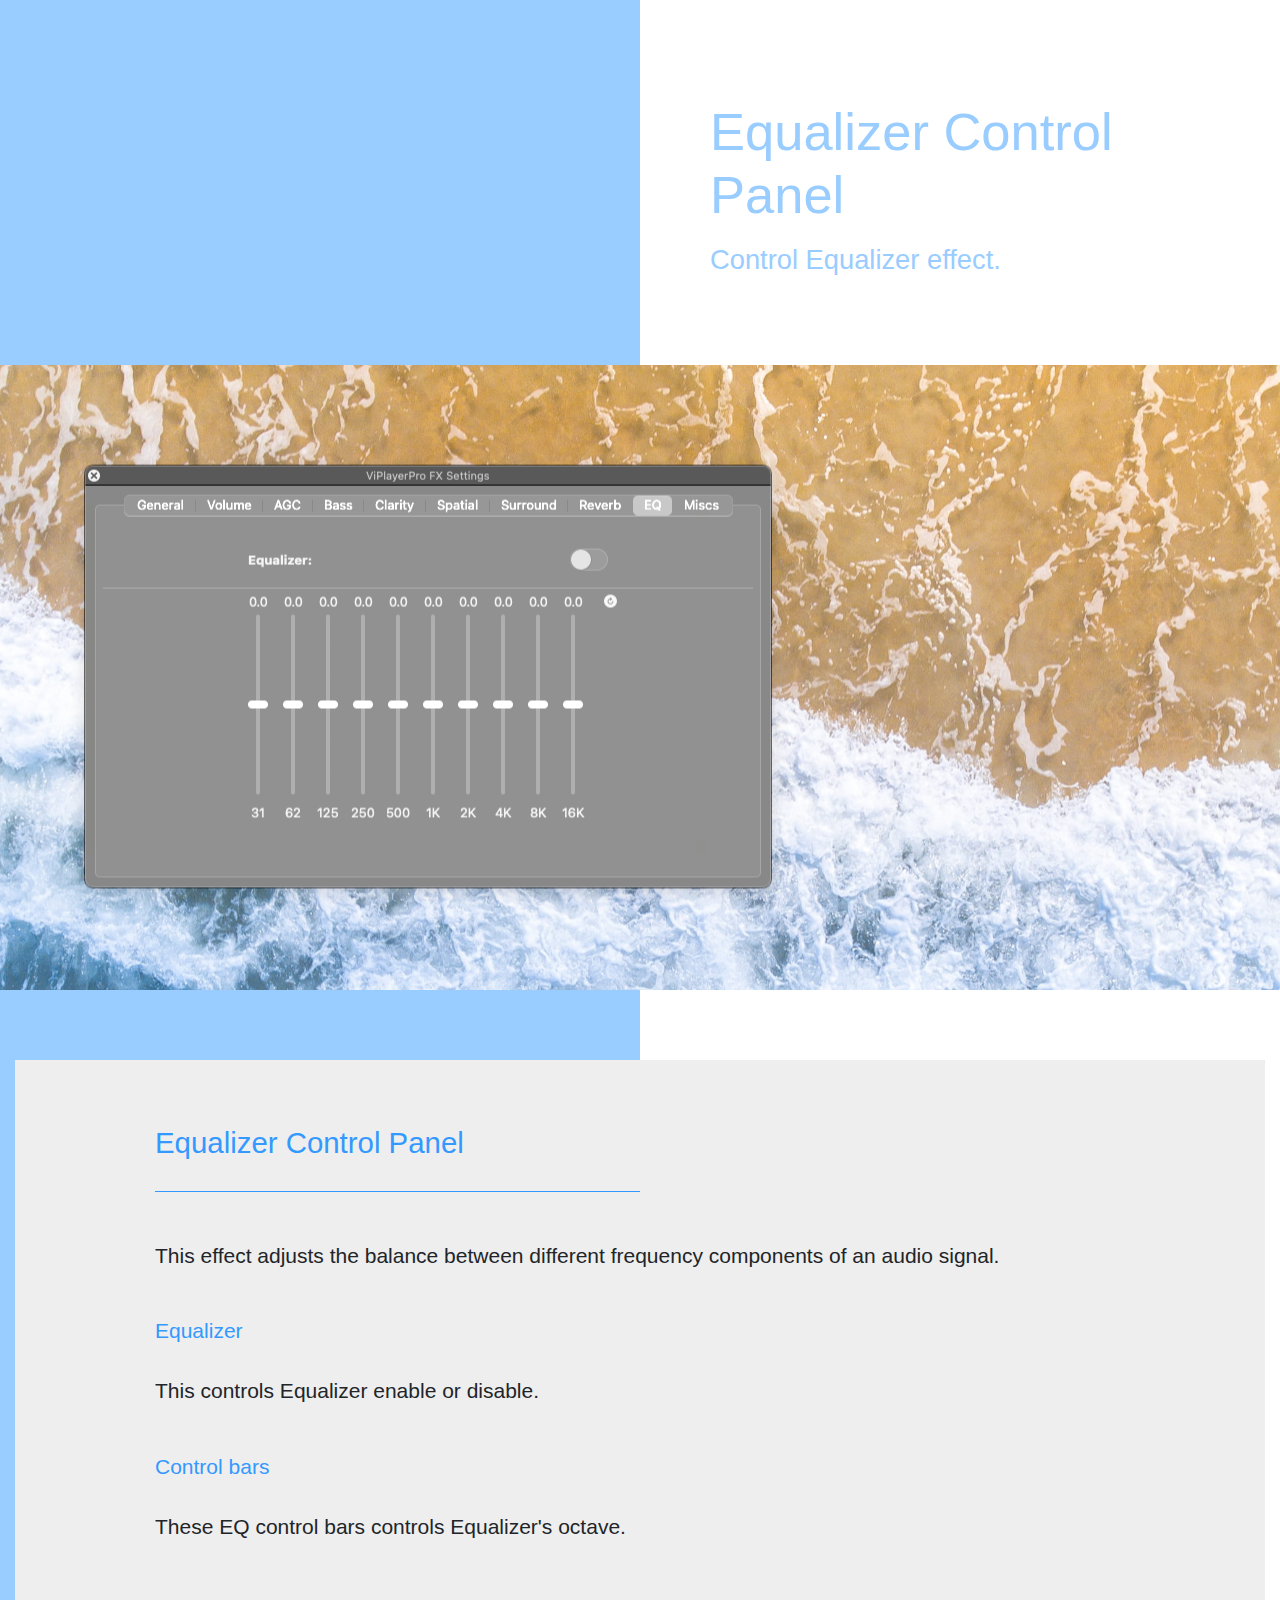
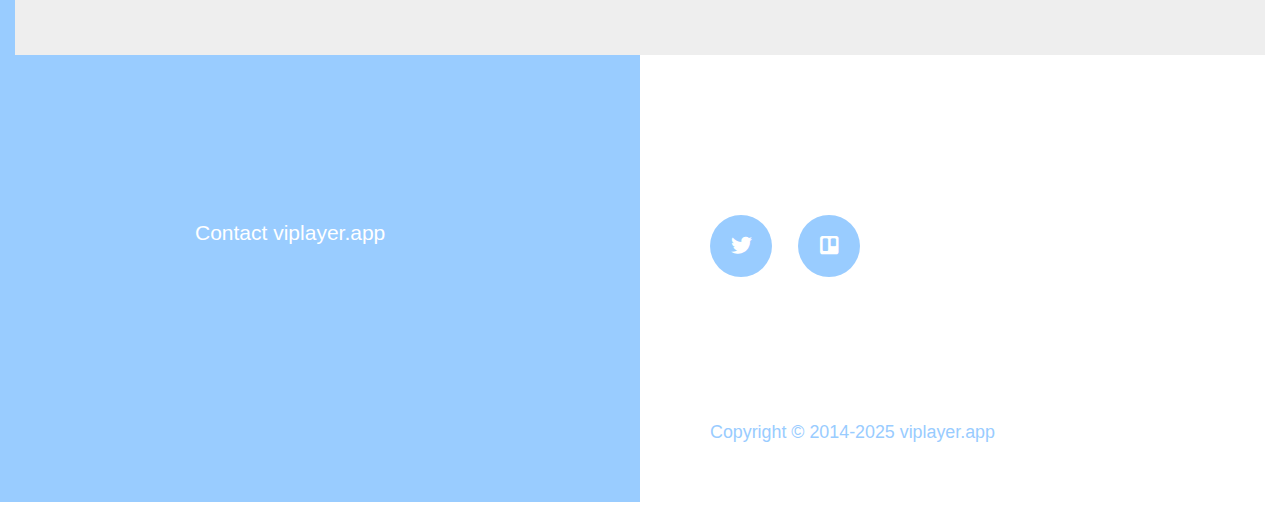
<file: ctrl_eq.html>
<!DOCTYPE html>
<html lang="en">
  <head>
    <meta charset="UTF-8" />
    <meta name="viewport" content="width=device-width, initial-scale=1.0" />
    <meta http-equiv="X-UA-Compatible" content="ie=edge" />

    <link rel="stylesheet" href="https://fonts.googleapis.com/css?family=Open+Sans:400,600" />
    <!-- Google web font "Open Sans" -->
    <link rel="stylesheet" href="css/all.min.css" />
    <link rel="stylesheet" href="css/bootstrap.min.css" />
    <link rel="stylesheet" href="css/templatemo-style.css" />
    <style>
      #bg_img_eq {
          background-image: url(../img/bg_eq.png);
          height: 640px;
          background-repeat: no-repeat;
          background-size: cover;
          background-position: center;
      }
    </style>
    <title>EQ Pro Control Panel</title>
  </head>
<!--
    Pro Control Panel
    EQ
-->
  <body>
    <div class="columns-bg">
      <!-- Logo & Intro -->
      <section id="logo" class="tm-section-logo tm-section-logo-short">
        <div class="container-fluid">
          <div class="row">
            <div class="col-sm-12 offset-sm-0 col-md-6 offset-md-6">
              <div class="tm-site-name-container border-bottom-0">
                <div class="tm-site-name-container-inner">
                  <h1 class="tm-text-primary">
                    Equalizer Control Panel
                  </h1>
                  <p class="tm-text-primary tm-site-description mb-0">
                    Control Equalizer effect.
                  </p>
                </div>
              </div>
            </div>
          </div>
        </div>
      </section>

      <!-- 1st Section, Full Width Image -->
      <section class="tm-p-3-section-1">
        <div class="container-fluid" id="bg_img_eq"></div>
      </section>

      <section id="section_3" class="tm-section-4">
        <div class="container-fluid">
          <div class="row">
            <div class="col-12">
              <div class="tm-section-text-container-7 tm-bg-dark-gray">
                <h2 class="tm-section-title-mb tm-text-primary-bright">
                  Equalizer Control Panel
                </h2>
                <hr
                  class="tm-hr-mb tm-hr-primary-bright tm-section-underline ml-0"
                  />
                <p class="tm-p-mb">
                  This effect adjusts the balance between different frequency components of an audio signal.
                 </p>
                 <h3 class="tm-section-title-mb tm-text-primary-bright">
                   Equalizer
                 </h3>

                <p class="tm-p-mb">
                  This controls Equalizer enable or disable.
                </p>

                <h3 class="tm-section-title-mb tm-text-primary-bright">
                  Control bars
                </h3>
                <p class="tm-p-mb">
                  These EQ control bars controls Equalizer's octave.
                </p>
              </div>
            </div>
          </div>
        </div>
      </section>

      <!-- Contact -->
      <section id="outro">
        <div class="container-fluid">
          <div class="row">
            <div class="col-sm-12 col-md-6">
              <div class="tm-section-text-container-5 tm-text-white">
                <p>
                  Contact viplayer.app
                </p>
              </div>
            </div>
            <div class="col-sm-12 col-md-6">
              <div class="tm-section-text-container-6">
                <!--
                    <a class="tm-social-icon-container">
                      <span class="tm-social-icon-container-inner">
                        <i class="fab fa-facebook-f"></i>
                      </span>
                    </a>
                    -->
                    <a class="tm-social-icon-container" href="https://x.com/ViPlayerFX">
                      <span class="tm-social-icon-container-inner">
                        <i class="fab fa-twitter"></i>
                      </span>
                    </a>
                    <a class="tm-social-icon-container" href="mailto:office@viplayer.app">
                      <span class="tm-social-icon-container-inner">
                        <i class="fab fa-trello"></i>
                      </span>
                    </a>

                    <!--
                        <a class="tm-social-icon-container">
                          <span class="tm-social-icon-container-inner">
                            <i class="fab fa-instagram"></i>
                          </span>
                        </a>
                        <a class="tm-social-icon-container">
                          <span class="tm-social-icon-container-inner">
                            <i class="fab fa-google-plus-g"></i>
                          </span>
                        </a>
                        -->
              </div>
            </div>
          </div>
          <div class="row">
            <footer class="col-sm-12 col-md-6 offset-md-6 px-md-0">
              <p class="tm-copyright-text mb-0 tm-text-primary">
                Copyright &copy; 2014-2025 viplayer.app
              </p>
            </footer>
          </div>
        </div>
      </section>
    </div>
    <!-- /.columns-bg -->

    <script src="js/jquery-3.3.1.min.js"></script>
    <script>
      $(function() {
        // Dynamically set the size of full width background image when browser resize
        $(window).resize(function() {
          const maxImgHeight = 640;
          const minImgHeight = 450;
          const maxContainerWidth = 1310;
          const browserWidth = $(window).width();

          let imgHeight = browserWidth * (maxImgHeight / maxContainerWidth);

          if (imgHeight > maxImgHeight) {
            imgHeight = maxImgHeight;
          } else if (imgHeight < minImgHeight) {
            imgHeight = minImgHeight;
          }

          $("#bg_img_eq").height(imgHeight);
        });
      });
    </script>
  </body>
</html>
</file>
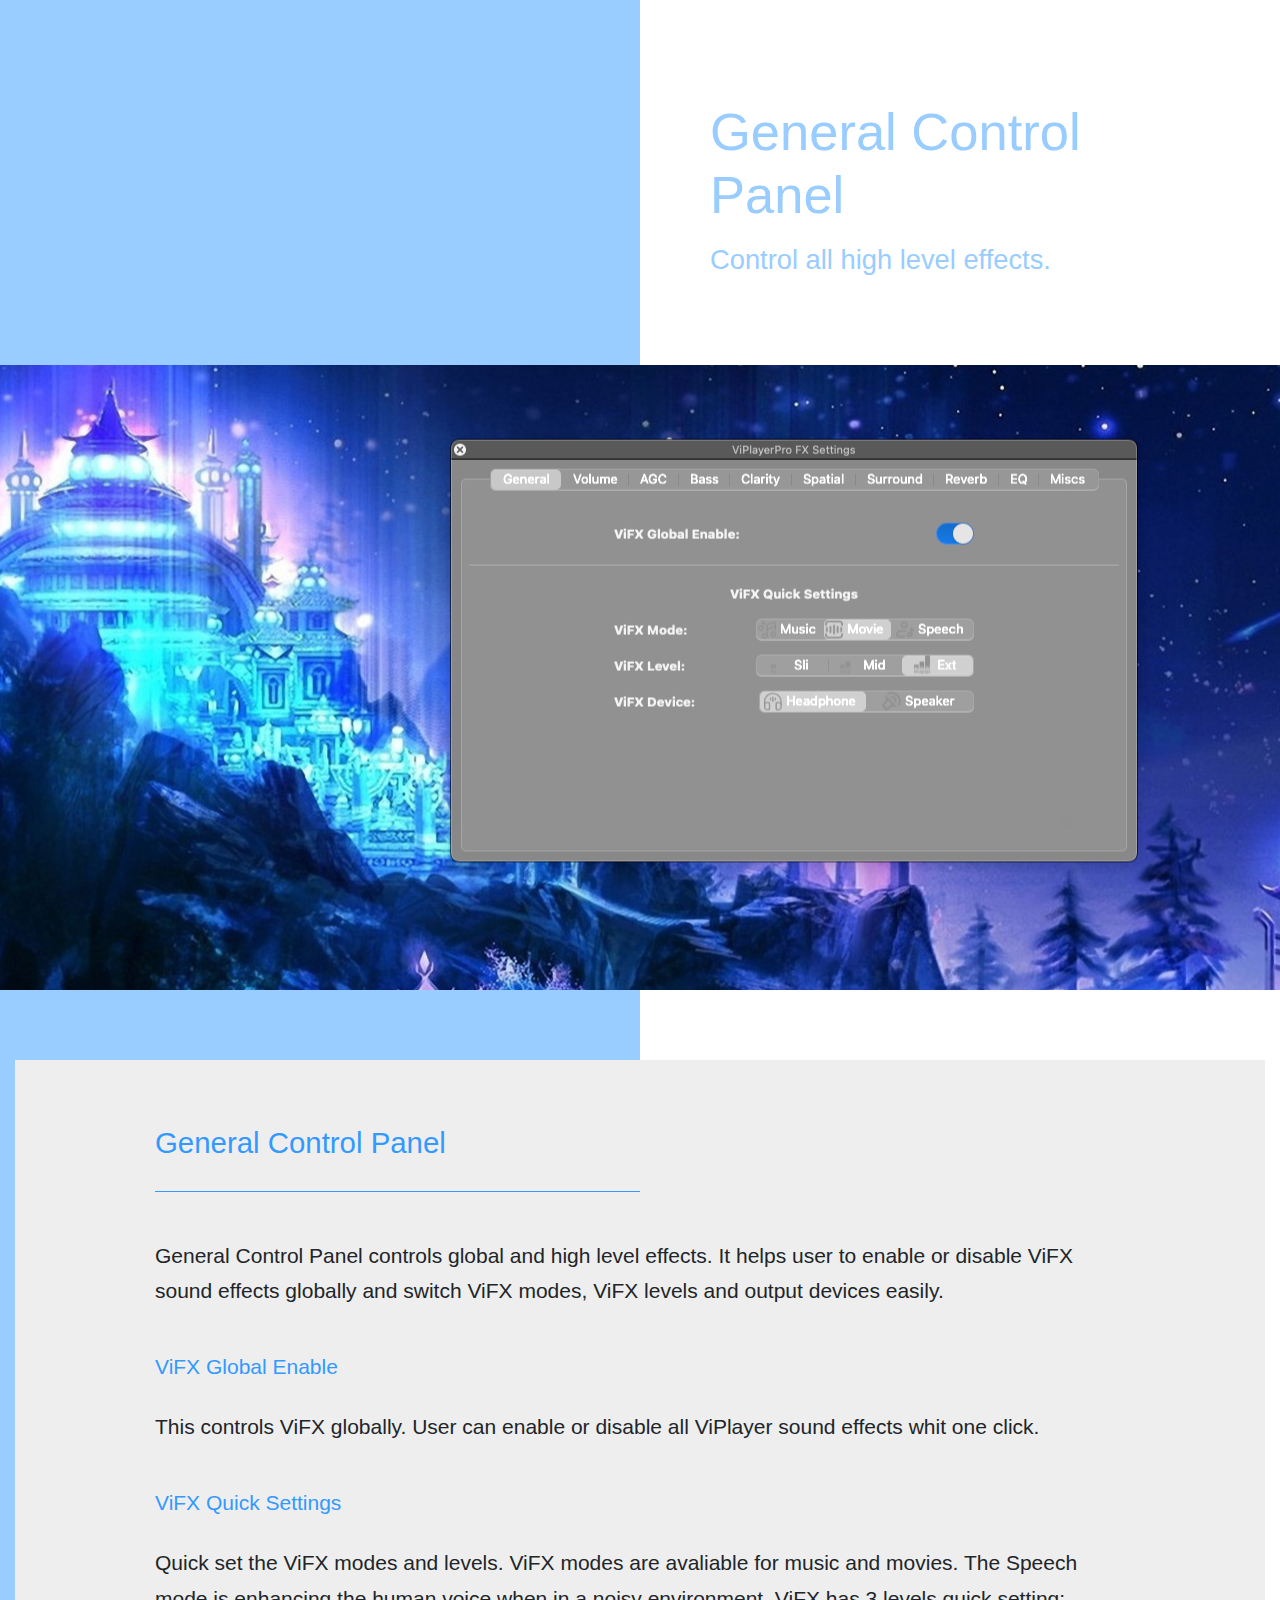
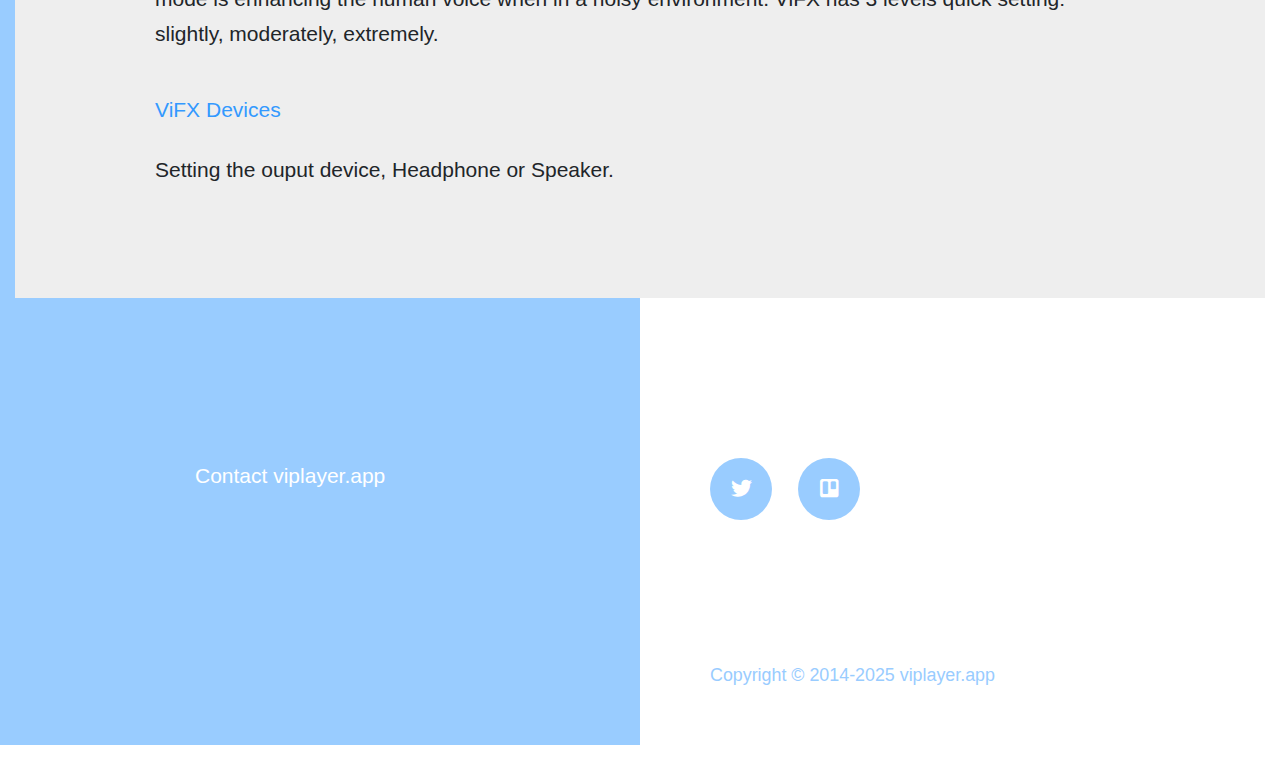
<file: ctrl_general.html>
<!DOCTYPE html>
<html lang="en">
  <head>
    <meta charset="UTF-8" />
    <meta name="viewport" content="width=device-width, initial-scale=1.0" />
    <meta http-equiv="X-UA-Compatible" content="ie=edge" />

    <link rel="stylesheet" href="https://fonts.googleapis.com/css?family=Open+Sans:400,600" />
    <!-- Google web font "Open Sans" -->
    <link rel="stylesheet" href="css/all.min.css" />
    <link rel="stylesheet" href="css/bootstrap.min.css" />
    <link rel="stylesheet" href="css/templatemo-style.css" />
    <style>
      #bg_img_gen {
          background-image: url(../img/bg_general.png);
          height: 640px;
          background-repeat: no-repeat;
          background-size: cover;
          background-position: center;
      }
    </style>
    <title>General Pro Control Panel</title>
  </head>
<!--
    Pro Control Panel
    General
-->
  <body>
    <div class="columns-bg">
      <!-- Logo & Intro -->
      <section id="logo" class="tm-section-logo tm-section-logo-short">
        <div class="container-fluid">
          <div class="row">
            <div class="col-sm-12 offset-sm-0 col-md-6 offset-md-6">
              <div class="tm-site-name-container border-bottom-0">
                <div class="tm-site-name-container-inner">
                  <h1 class="tm-text-primary">
                    General Control Panel
                  </h1>
                  <p class="tm-text-primary tm-site-description mb-0">
                    Control all high level effects.
                  </p>
                </div>
              </div>
            </div>
          </div>
        </div>
      </section>

      <!-- 1st Section, Full Width Image -->
      <section class="tm-p-3-section-1">
        <div class="container-fluid" id="bg_img_gen"></div>
      </section>

      <section id="section_3" class="tm-section-4">
        <div class="container-fluid">
          <div class="row">
            <div class="col-12">
              <div class="tm-section-text-container-7 tm-bg-dark-gray">
                <h2 class="tm-section-title-mb tm-text-primary-bright">
                  General Control Panel
                </h2>
                <hr
                  class="tm-hr-mb tm-hr-primary-bright tm-section-underline ml-0"
                  />
                 <p class="tm-p-mb">
                   General Control Panel controls global and high level effects. It helps user to enable or disable ViFX sound effects globally and switch ViFX modes, ViFX levels and output devices easily.
                 </p>
                 <h3 class="tm-section-title-mb tm-text-primary-bright">
                   ViFX Global Enable
                 </h3>

                <p class="tm-p-mb">
                  This controls ViFX globally. User can enable or disable all ViPlayer sound effects whit one click.
                </p>

                <h3 class="tm-section-title-mb tm-text-primary-bright">
                  ViFX Quick Settings
                </h3>
                <p class="tm-p-mb">
                  Quick set the ViFX modes and levels. ViFX modes are avaliable for music and movies. The Speech mode is enhancing the human voice when in a noisy environment. ViFX has 3 levels quick setting: slightly, moderately, extremely.
                </p>
                <h3 class="tm-section-title-mb tm-text-primary-bright">
                  ViFX Devices
                </h3>
                <p class="tm-p-mb">
                  Setting the ouput device, Headphone or Speaker.
                </p>
              </div>
            </div>
          </div>
        </div>
      </section>

      <!-- Contact -->
      <section id="outro">
        <div class="container-fluid">
          <div class="row">
            <div class="col-sm-12 col-md-6">
              <div class="tm-section-text-container-5 tm-text-white">
                <p>
                  Contact viplayer.app
                </p>
              </div>
            </div>
            <div class="col-sm-12 col-md-6">
              <div class="tm-section-text-container-6">
                <!--
                    <a class="tm-social-icon-container">
                      <span class="tm-social-icon-container-inner">
                        <i class="fab fa-facebook-f"></i>
                      </span>
                    </a>
                    -->
                    <a class="tm-social-icon-container" href="https://x.com/ViPlayerFX">
                      <span class="tm-social-icon-container-inner">
                        <i class="fab fa-twitter"></i>
                      </span>
                    </a>
                    <a class="tm-social-icon-container" href="mailto:office@viplayer.app">
                      <span class="tm-social-icon-container-inner">
                        <i class="fab fa-trello"></i>
                      </span>
                    </a>

                    <!--
                        <a class="tm-social-icon-container">
                          <span class="tm-social-icon-container-inner">
                            <i class="fab fa-instagram"></i>
                          </span>
                        </a>
                        <a class="tm-social-icon-container">
                          <span class="tm-social-icon-container-inner">
                            <i class="fab fa-google-plus-g"></i>
                          </span>
                        </a>
                        -->
              </div>
            </div>
          </div>
          <div class="row">
            <footer class="col-sm-12 col-md-6 offset-md-6 px-md-0">
              <p class="tm-copyright-text mb-0 tm-text-primary">
                Copyright &copy; 2014-2025 viplayer.app
              </p>
            </footer>
          </div>
        </div>
      </section>
    </div>
    <!-- /.columns-bg -->

    <script src="js/jquery-3.3.1.min.js"></script>
    <script>
      $(function() {
        // Dynamically set the size of full width background image when browser resize
        $(window).resize(function() {
          const maxImgHeight = 640;
          const minImgHeight = 450;
          const maxContainerWidth = 1310;
          const browserWidth = $(window).width();

          let imgHeight = browserWidth * (maxImgHeight / maxContainerWidth);

          if (imgHeight > maxImgHeight) {
            imgHeight = maxImgHeight;
          } else if (imgHeight < minImgHeight) {
            imgHeight = minImgHeight;
          }

          $("#bg_img_gen").height(imgHeight);
        });
      });
    </script>
  </body>
</html>
</file>
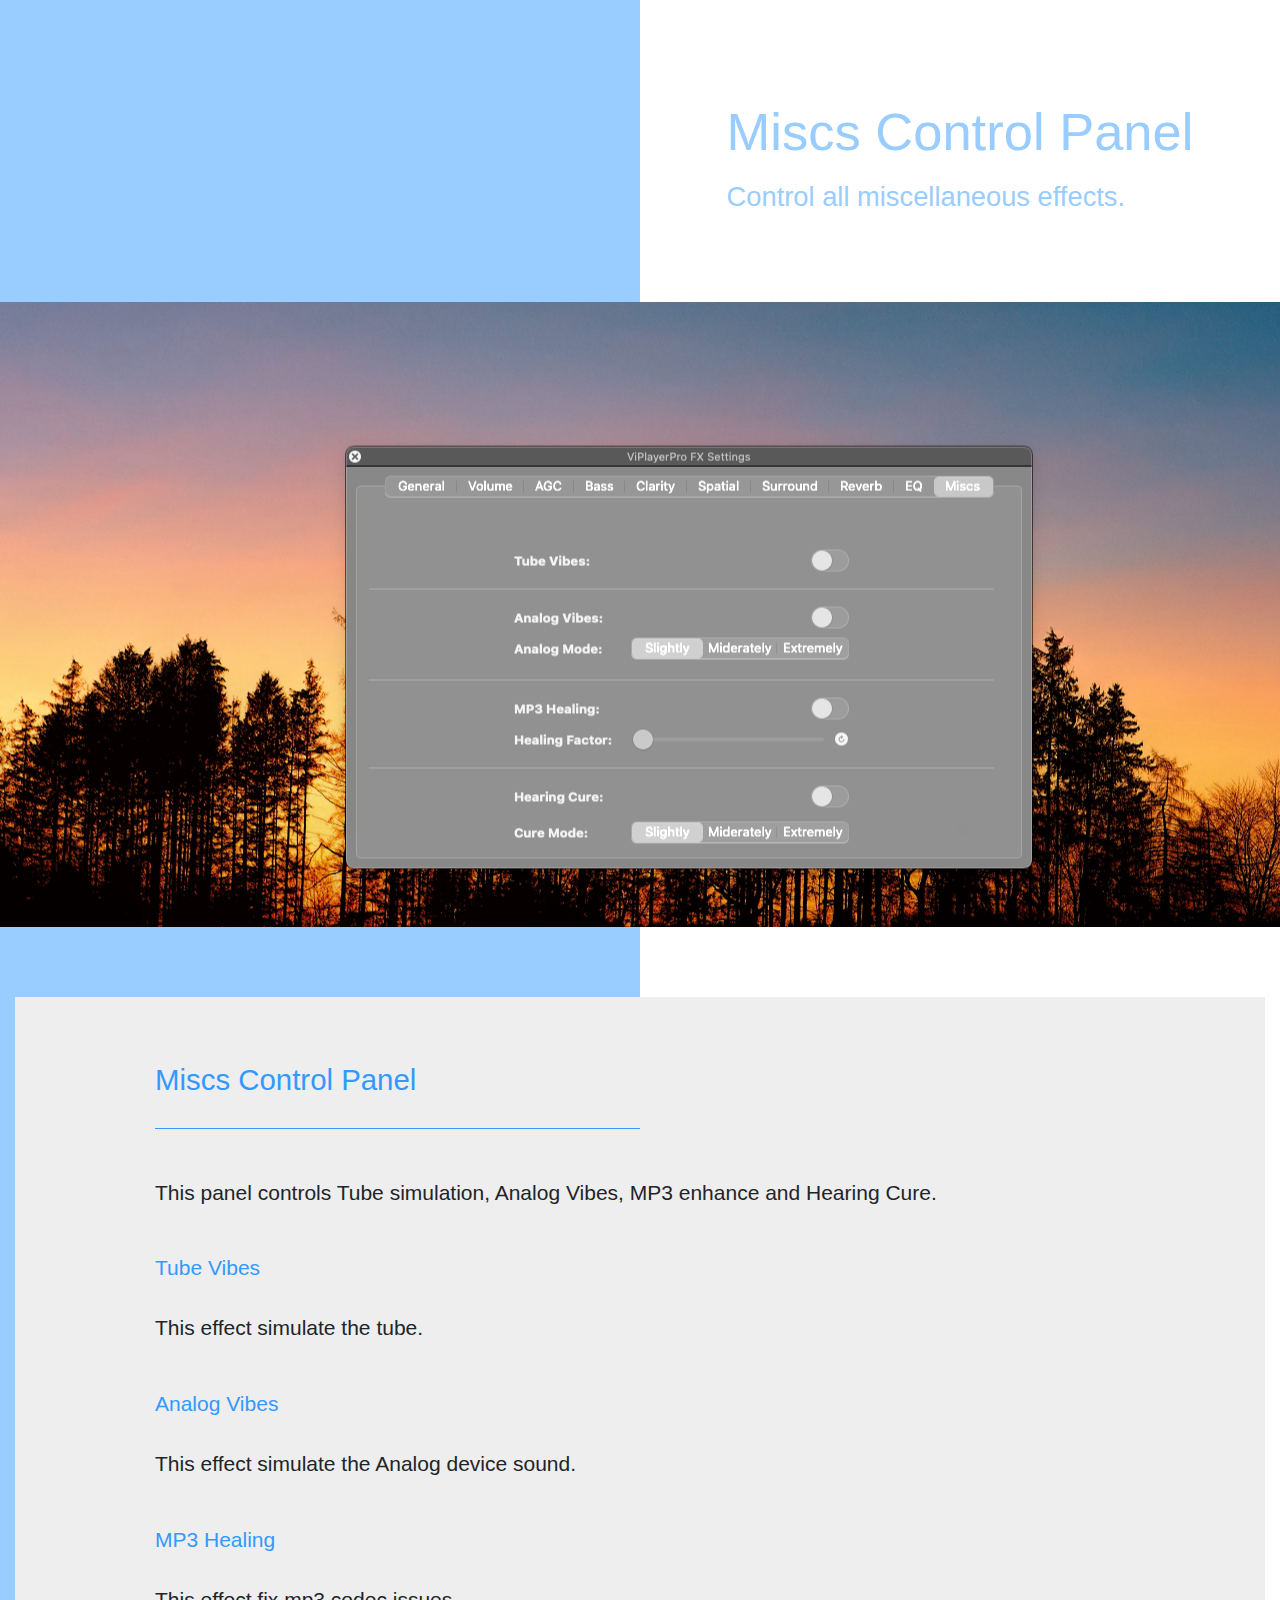
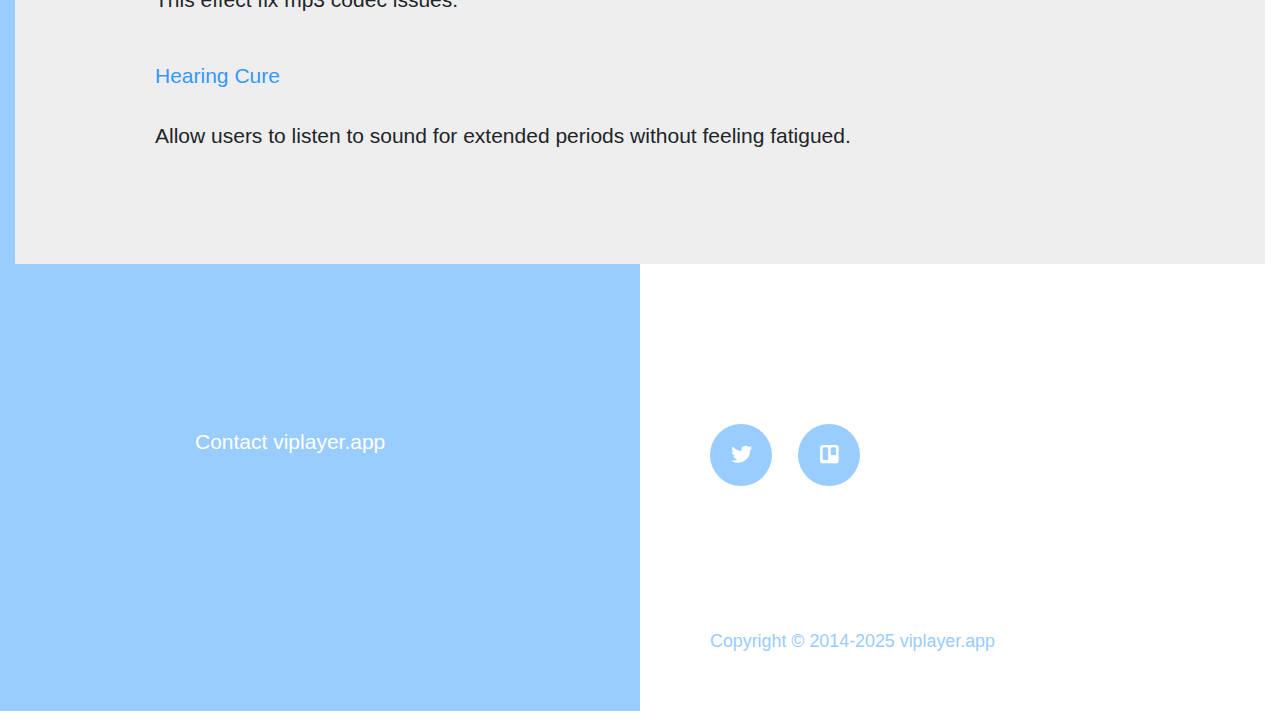
<file: ctrl_miscs.html>
<!DOCTYPE html>
<html lang="en">
  <head>
    <meta charset="UTF-8" />
    <meta name="viewport" content="width=device-width, initial-scale=1.0" />
    <meta http-equiv="X-UA-Compatible" content="ie=edge" />

    <link rel="stylesheet" href="https://fonts.googleapis.com/css?family=Open+Sans:400,600" />
    <!-- Google web font "Open Sans" -->
    <link rel="stylesheet" href="css/all.min.css" />
    <link rel="stylesheet" href="css/bootstrap.min.css" />
    <link rel="stylesheet" href="css/templatemo-style.css" />
    <style>
      #bg_img_miscs {
          background-image: url(../img/bg_miscs.png);
          height: 640px;
          background-repeat: no-repeat;
          background-size: cover;
          background-position: center;
      }
    </style>
    <title>Miscs Pro Control Panel</title>
  </head>
<!--
    Pro Control Panel
    miscs
-->
  <body>
    <div class="columns-bg">
      <!-- Logo & Intro -->
      <section id="logo" class="tm-section-logo tm-section-logo-short">
        <div class="container-fluid">
          <div class="row">
            <div class="col-sm-12 offset-sm-0 col-md-6 offset-md-6">
              <div class="tm-site-name-container border-bottom-0">
                <div class="tm-site-name-container-inner">
                  <h1 class="tm-text-primary">
                    Miscs Control Panel
                  </h1>
                  <p class="tm-text-primary tm-site-description mb-0">
                    Control all miscellaneous effects.
                  </p>
                </div>
              </div>
            </div>
          </div>
        </div>
      </section>

      <!-- 1st Section, Full Width Image -->
      <section class="tm-p-3-section-1">
        <div class="container-fluid" id="bg_img_miscs"></div>
      </section>

      <section id="section_3" class="tm-section-4">
        <div class="container-fluid">
          <div class="row">
            <div class="col-12">
              <div class="tm-section-text-container-7 tm-bg-dark-gray">
                <h2 class="tm-section-title-mb tm-text-primary-bright">
                  Miscs Control Panel
                </h2>
                <hr
                  class="tm-hr-mb tm-hr-primary-bright tm-section-underline ml-0"
                  />
                 <p class="tm-p-mb">
                   This panel controls Tube simulation, Analog Vibes, MP3 enhance and Hearing Cure.
                 </p>
                 <h3 class="tm-section-title-mb tm-text-primary-bright">
                   Tube Vibes
                 </h3>

                <p class="tm-p-mb">
                  This effect simulate the tube.
                </p>

                <h3 class="tm-section-title-mb tm-text-primary-bright">
                  Analog Vibes
                </h3>
                <p class="tm-p-mb">
                  This effect simulate the Analog device sound.
                </p>
                <h3 class="tm-section-title-mb tm-text-primary-bright">
                  MP3 Healing
                </h3>
                <p class="tm-p-mb">
                  This effect fix mp3 codec issues.
                </p>
                <h3 class="tm-section-title-mb tm-text-primary-bright">
                  Hearing Cure
                </h3>
                <p class="tm-p-mb">
                  Allow users to listen to sound for extended periods without feeling fatigued.
                </p>
              </div>
            </div>
          </div>
        </div>
      </section>

      <!-- Contact -->
      <section id="outro">
        <div class="container-fluid">
          <div class="row">
            <div class="col-sm-12 col-md-6">
              <div class="tm-section-text-container-5 tm-text-white">
                <p>
                  Contact viplayer.app
                </p>
              </div>
            </div>
            <div class="col-sm-12 col-md-6">
              <div class="tm-section-text-container-6">
                <!--
                    <a class="tm-social-icon-container">
                      <span class="tm-social-icon-container-inner">
                        <i class="fab fa-facebook-f"></i>
                      </span>
                    </a>
                    -->
                    <a class="tm-social-icon-container" href="https://x.com/ViPlayerFX">
                      <span class="tm-social-icon-container-inner">
                        <i class="fab fa-twitter"></i>
                      </span>
                    </a>
                    <a class="tm-social-icon-container" href="mailto:office@viplayer.app">
                      <span class="tm-social-icon-container-inner">
                        <i class="fab fa-trello"></i>
                      </span>
                    </a>

                    <!--
                        <a class="tm-social-icon-container">
                          <span class="tm-social-icon-container-inner">
                            <i class="fab fa-instagram"></i>
                          </span>
                        </a>
                        <a class="tm-social-icon-container">
                          <span class="tm-social-icon-container-inner">
                            <i class="fab fa-google-plus-g"></i>
                          </span>
                        </a>
                        -->
              </div>
            </div>
          </div>
          <div class="row">
            <footer class="col-sm-12 col-md-6 offset-md-6 px-md-0">
              <p class="tm-copyright-text mb-0 tm-text-primary">
                Copyright &copy; 2014-2025 viplayer.app
              </p>
            </footer>
          </div>
        </div>
      </section>
    </div>
    <!-- /.columns-bg -->

    <script src="js/jquery-3.3.1.min.js"></script>
    <script>
      $(function() {
        // Dynamically set the size of full width background image when browser resize
        $(window).resize(function() {
          const maxImgHeight = 640;
          const minImgHeight = 450;
          const maxContainerWidth = 1310;
          const browserWidth = $(window).width();

          let imgHeight = browserWidth * (maxImgHeight / maxContainerWidth);

          if (imgHeight > maxImgHeight) {
            imgHeight = maxImgHeight;
          } else if (imgHeight < minImgHeight) {
            imgHeight = minImgHeight;
          }

          $("#bg_img_miscs").height(imgHeight);
        });
      });
    </script>
  </body>
</html>
</file>
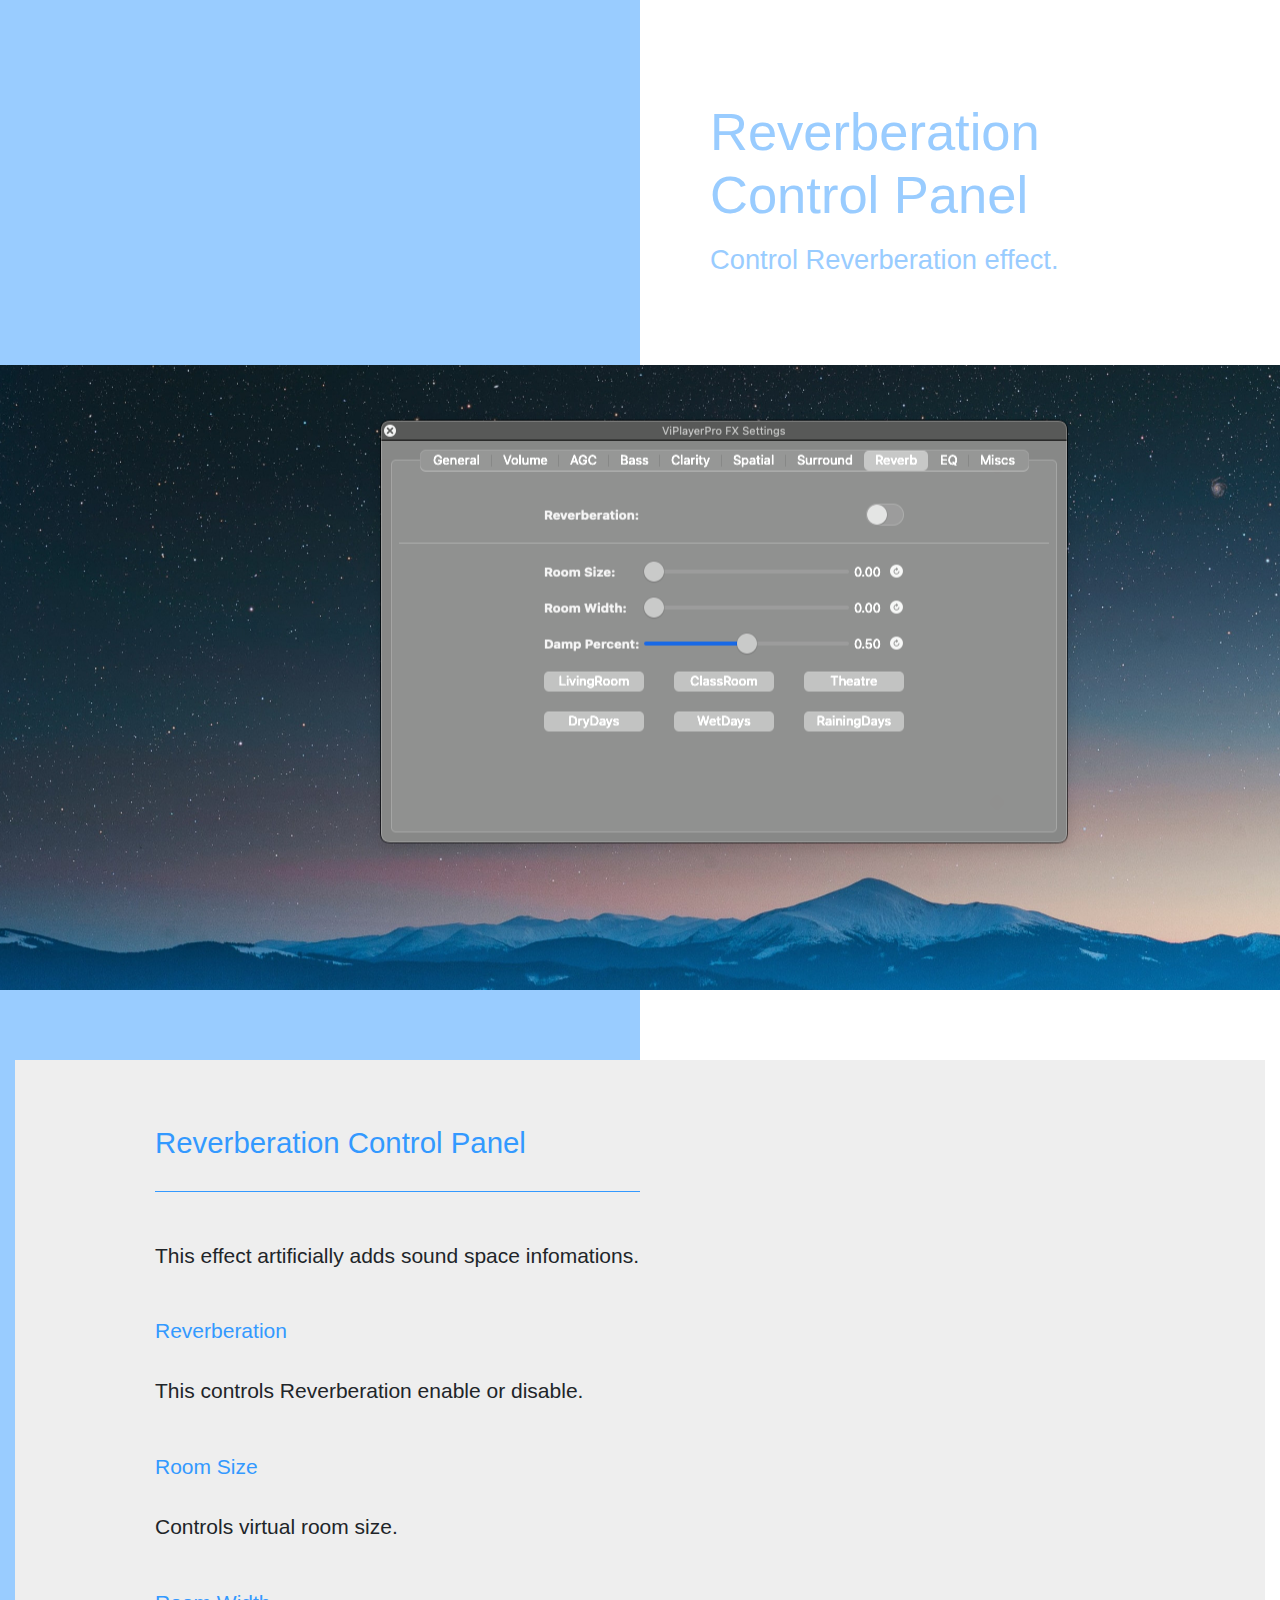
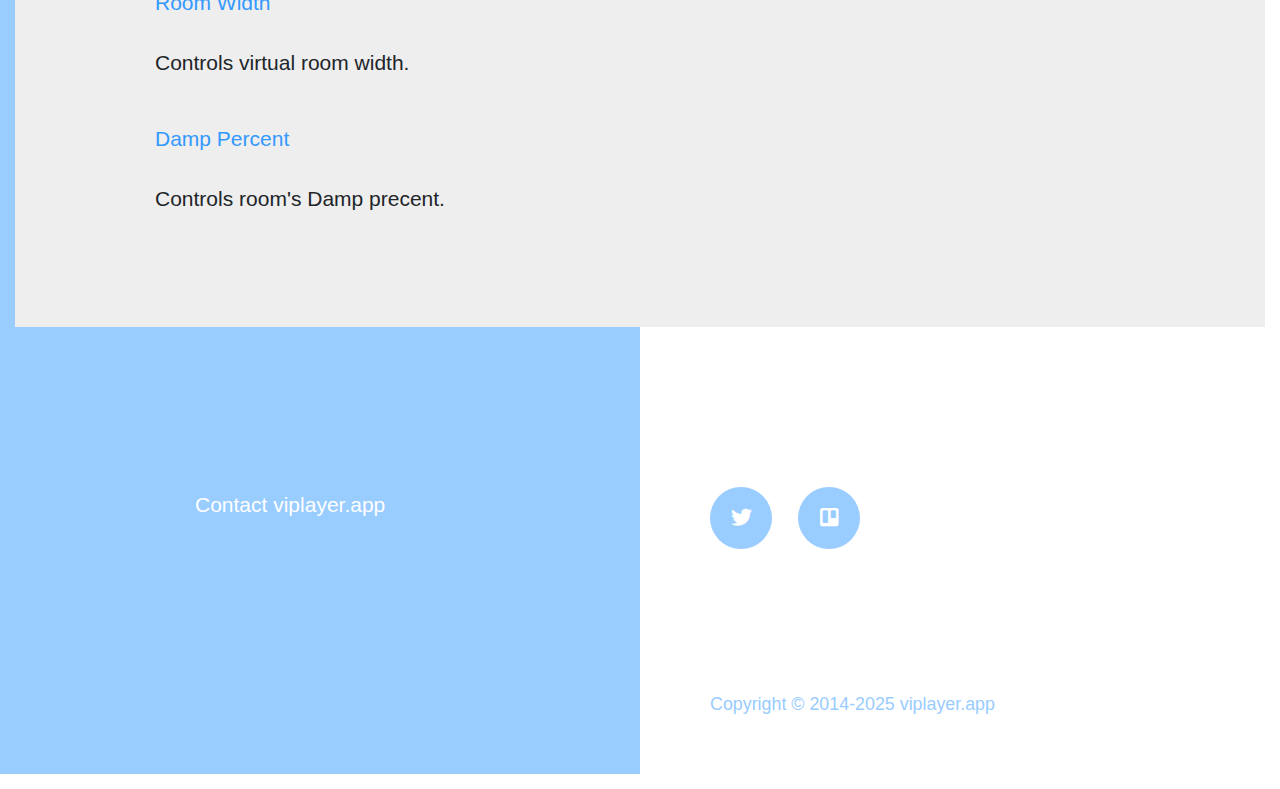
<file: ctrl_rev.html>
<!DOCTYPE html>
<html lang="en">
  <head>
    <meta charset="UTF-8" />
    <meta name="viewport" content="width=device-width, initial-scale=1.0" />
    <meta http-equiv="X-UA-Compatible" content="ie=edge" />

    <link rel="stylesheet" href="https://fonts.googleapis.com/css?family=Open+Sans:400,600" />
    <!-- Google web font "Open Sans" -->
    <link rel="stylesheet" href="css/all.min.css" />
    <link rel="stylesheet" href="css/bootstrap.min.css" />
    <link rel="stylesheet" href="css/templatemo-style.css" />
    <style>
      #bg_img_rev {
          background-image: url(../img/bg_rev.png);
          height: 640px;
          background-repeat: no-repeat;
          background-size: cover;
          background-position: center;
      }
    </style>
    <title>Reverberation Pro Control Panel</title>
  </head>
<!--
    Pro Control Panel
    rev
-->
  <body>
    <div class="columns-bg">
      <!-- Logo & Intro -->
      <section id="logo" class="tm-section-logo tm-section-logo-short">
        <div class="container-fluid">
          <div class="row">
            <div class="col-sm-12 offset-sm-0 col-md-6 offset-md-6">
              <div class="tm-site-name-container border-bottom-0">
                <div class="tm-site-name-container-inner">
                  <h1 class="tm-text-primary">
                    Reverberation Control Panel
                  </h1>
                  <p class="tm-text-primary tm-site-description mb-0">
                    Control Reverberation effect.
                  </p>
                </div>
              </div>
            </div>
          </div>
        </div>
      </section>

      <!-- 1st Section, Full Width Image -->
      <section class="tm-p-3-section-1">
        <div class="container-fluid" id="bg_img_rev"></div>
      </section>

      <section id="section_3" class="tm-section-4">
        <div class="container-fluid">
          <div class="row">
            <div class="col-12">
              <div class="tm-section-text-container-7 tm-bg-dark-gray">
                <h2 class="tm-section-title-mb tm-text-primary-bright">
                  Reverberation Control Panel
                </h2>
                <hr
                  class="tm-hr-mb tm-hr-primary-bright tm-section-underline ml-0"
                  />
                 <p class="tm-p-mb">
                   This effect artificially adds sound space infomations.
                 </p>
                 <h3 class="tm-section-title-mb tm-text-primary-bright">
                   Reverberation
                 </h3>

                <p class="tm-p-mb">
                  This controls Reverberation enable or disable.
                </p>

                <h3 class="tm-section-title-mb tm-text-primary-bright">
                  Room Size
                </h3>
                <p class="tm-p-mb">
                  Controls virtual room size.
                </p>
                <h3 class="tm-section-title-mb tm-text-primary-bright">
                  Room Width
                </h3>
                <p class="tm-p-mb">
                  Controls virtual room width.
                </p>
                <h3 class="tm-section-title-mb tm-text-primary-bright">
                  Damp Percent
                </h3>
                <p class="tm-p-mb">
                  Controls room's Damp precent.
                </p>
              </div>
            </div>
          </div>
        </div>
      </section>

      <!-- Contact -->
      <section id="outro">
        <div class="container-fluid">
          <div class="row">
            <div class="col-sm-12 col-md-6">
              <div class="tm-section-text-container-5 tm-text-white">
                <p>
                  Contact viplayer.app
                </p>
              </div>
            </div>
            <div class="col-sm-12 col-md-6">
              <div class="tm-section-text-container-6">
                <!--
                    <a class="tm-social-icon-container">
                      <span class="tm-social-icon-container-inner">
                        <i class="fab fa-facebook-f"></i>
                      </span>
                    </a>
                    -->
                    <a class="tm-social-icon-container" href="https://x.com/ViPlayerFX">
                      <span class="tm-social-icon-container-inner">
                        <i class="fab fa-twitter"></i>
                      </span>
                    </a>
                    <a class="tm-social-icon-container" href="mailto:office@viplayer.app">
                      <span class="tm-social-icon-container-inner">
                        <i class="fab fa-trello"></i>
                      </span>
                    </a>

                    <!--
                        <a class="tm-social-icon-container">
                          <span class="tm-social-icon-container-inner">
                            <i class="fab fa-instagram"></i>
                          </span>
                        </a>
                        <a class="tm-social-icon-container">
                          <span class="tm-social-icon-container-inner">
                            <i class="fab fa-google-plus-g"></i>
                          </span>
                        </a>
                        -->
              </div>
            </div>
          </div>
          <div class="row">
            <footer class="col-sm-12 col-md-6 offset-md-6 px-md-0">
              <p class="tm-copyright-text mb-0 tm-text-primary">
                Copyright &copy; 2014-2025 viplayer.app
              </p>
            </footer>
          </div>
        </div>
      </section>
    </div>
    <!-- /.columns-bg -->

    <script src="js/jquery-3.3.1.min.js"></script>
    <script>
      $(function() {
        // Dynamically set the size of full width background image when browser resize
        $(window).resize(function() {
          const maxImgHeight = 640;
          const minImgHeight = 450;
          const maxContainerWidth = 1310;
          const browserWidth = $(window).width();

          let imgHeight = browserWidth * (maxImgHeight / maxContainerWidth);

          if (imgHeight > maxImgHeight) {
            imgHeight = maxImgHeight;
          } else if (imgHeight < minImgHeight) {
            imgHeight = minImgHeight;
          }

          $("#bg_img_rev").height(imgHeight);
        });
      });
    </script>
  </body>
</html>
</file>
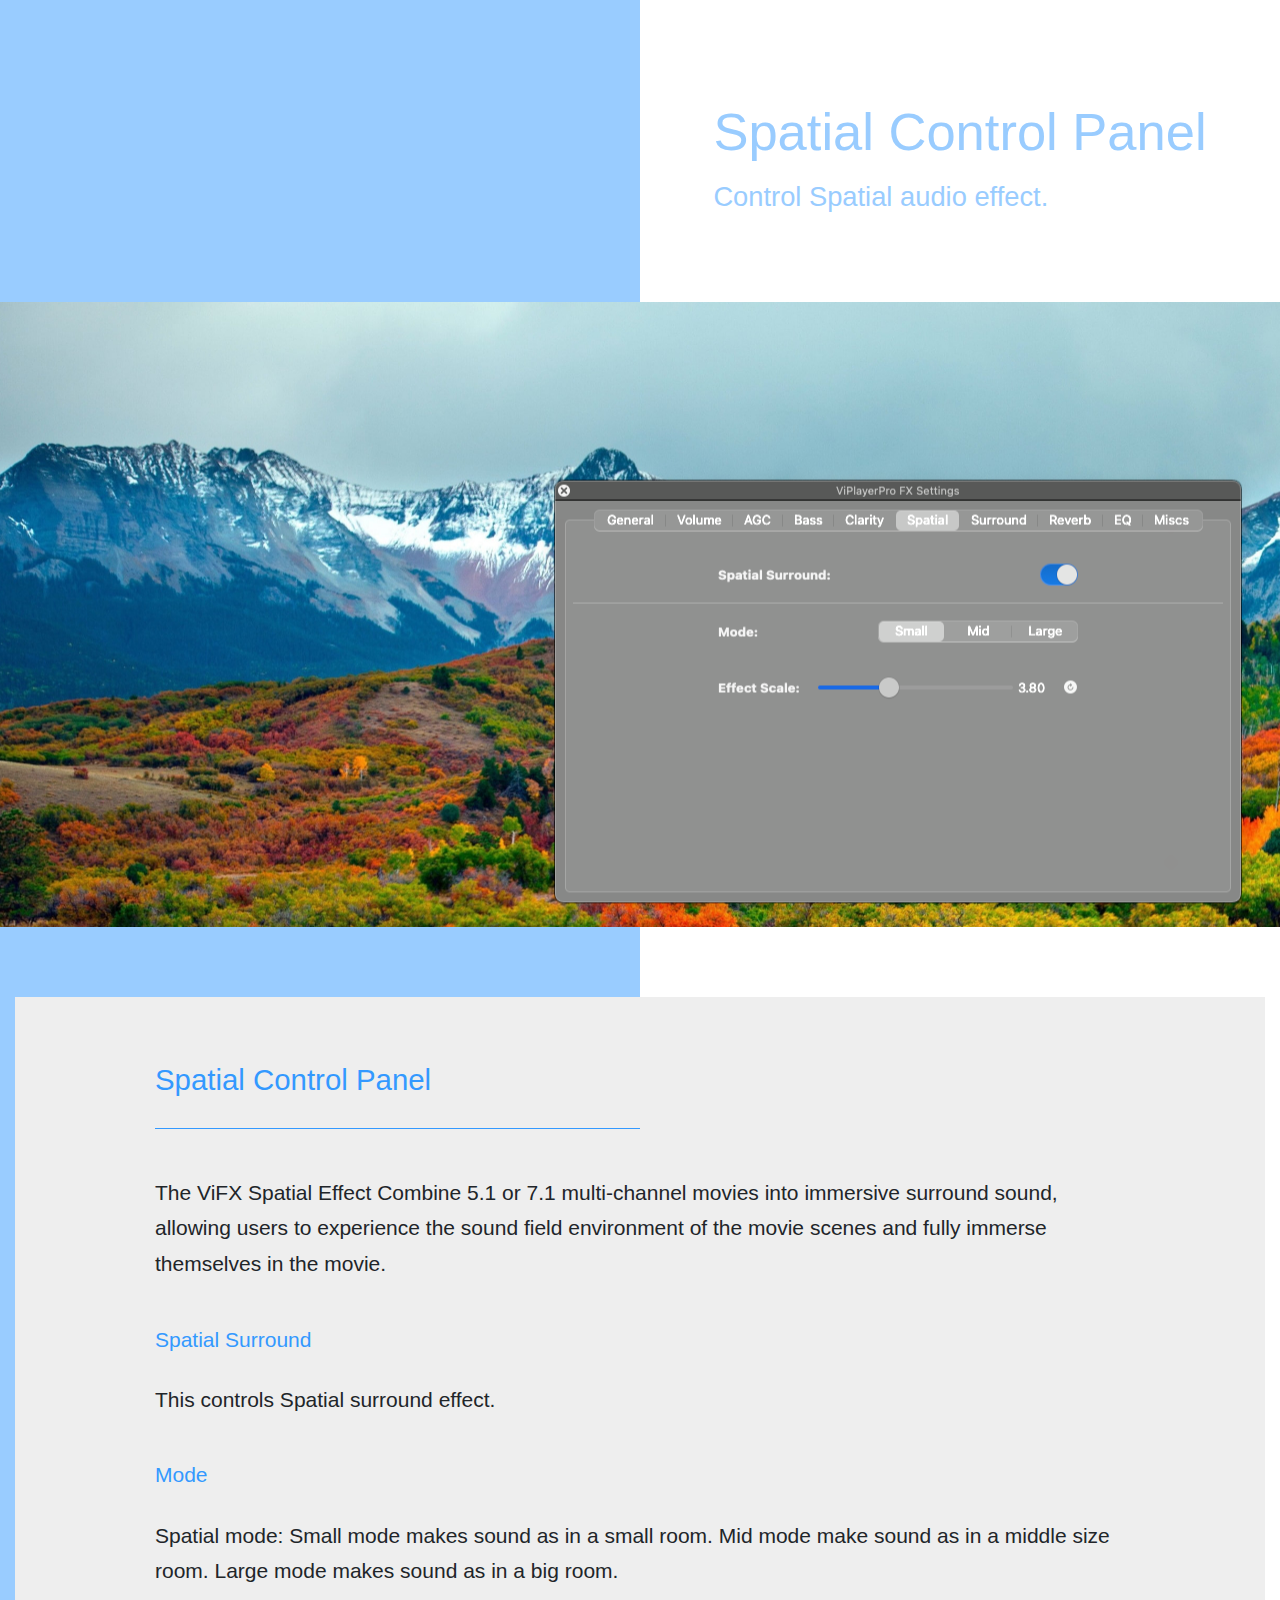
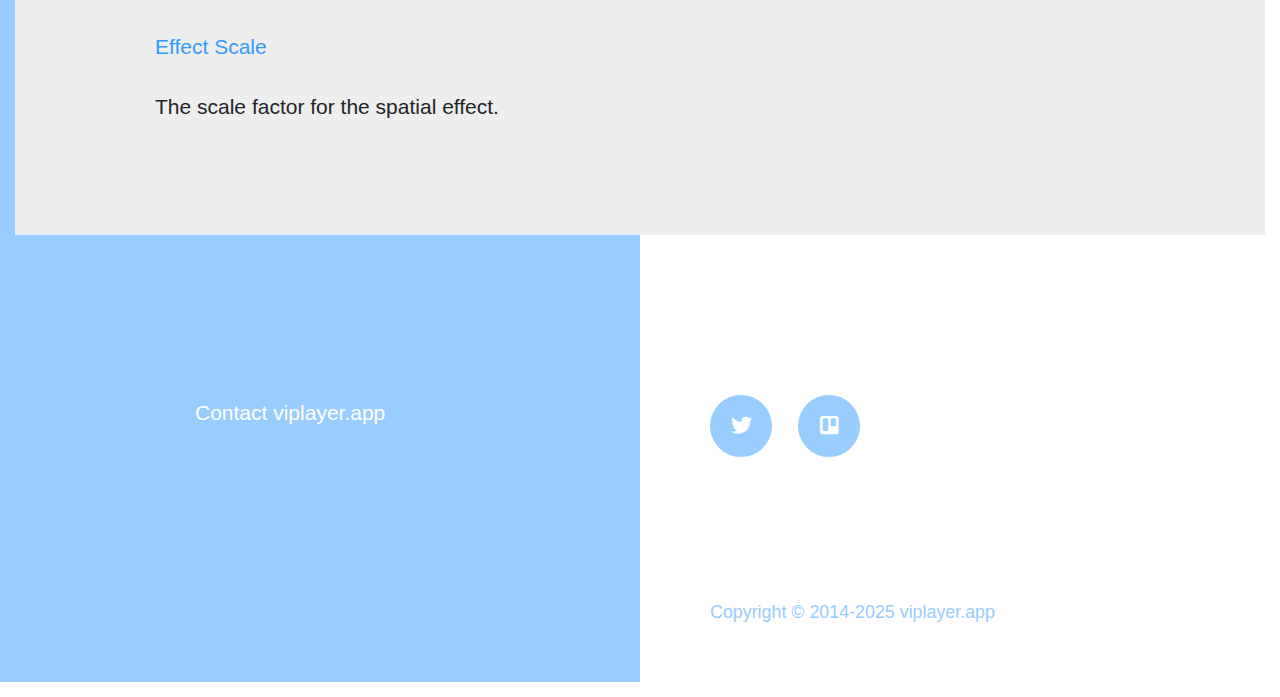
<file: ctrl_spatial.html>
<!DOCTYPE html>
<html lang="en">
  <head>
    <meta charset="UTF-8" />
    <meta name="viewport" content="width=device-width, initial-scale=1.0" />
    <meta http-equiv="X-UA-Compatible" content="ie=edge" />

    <link rel="stylesheet" href="https://fonts.googleapis.com/css?family=Open+Sans:400,600" />
    <!-- Google web font "Open Sans" -->
    <link rel="stylesheet" href="css/all.min.css" />
    <link rel="stylesheet" href="css/bootstrap.min.css" />
    <link rel="stylesheet" href="css/templatemo-style.css" />
    <style>
      #bg_img_spatial {
          background-image: url(../img/bg_spatial.png);
          height: 640px;
          background-repeat: no-repeat;
          background-size: cover;
          background-position: center;
      }
    </style>
    <title>Spatial Pro Control Panel</title>
  </head>
<!--
    Pro Control Panel
    Spatial
-->
  <body>
    <div class="columns-bg">
      <!-- Logo & Intro -->
      <section id="logo" class="tm-section-logo tm-section-logo-short">
        <div class="container-fluid">
          <div class="row">
            <div class="col-sm-12 offset-sm-0 col-md-6 offset-md-6">
              <div class="tm-site-name-container border-bottom-0">
                <div class="tm-site-name-container-inner">
                  <h1 class="tm-text-primary">
                    Spatial Control Panel
                  </h1>
                  <p class="tm-text-primary tm-site-description mb-0">
                    Control Spatial audio effect.
                  </p>
                </div>
              </div>
            </div>
          </div>
        </div>
      </section>

      <!-- 1st Section, Full Width Image -->
      <section class="tm-p-3-section-1">
        <div class="container-fluid" id="bg_img_spatial"></div>
      </section>

      <section id="section_3" class="tm-section-4">
        <div class="container-fluid">
          <div class="row">
            <div class="col-12">
              <div class="tm-section-text-container-7 tm-bg-dark-gray">
                <h2 class="tm-section-title-mb tm-text-primary-bright">
                  Spatial Control Panel
                </h2>
                <hr
                  class="tm-hr-mb tm-hr-primary-bright tm-section-underline ml-0"
                  />
                 <p class="tm-p-mb">
                   The ViFX Spatial Effect Combine 5.1 or 7.1 multi-channel movies into immersive surround sound, allowing users to experience the sound field environment of the movie scenes and fully immerse themselves in the movie.
                 </p>
                 <h3 class="tm-section-title-mb tm-text-primary-bright">
                   Spatial Surround
                 </h3>

                <p class="tm-p-mb">
                  This controls Spatial surround effect.
                </p>

                <h3 class="tm-section-title-mb tm-text-primary-bright">
                  Mode
                </h3>
                <p class="tm-p-mb">
                  Spatial mode: Small mode makes sound as in a small room. Mid mode make sound as in a middle size room. Large mode makes sound as in a big room.
                </p>
                <h3 class="tm-section-title-mb tm-text-primary-bright">
                  Effect Scale
                </h3>
                <p class="tm-p-mb">
                  The scale factor for the spatial effect.
                </p>
              </div>
            </div>
          </div>
        </div>
      </section>

      <!-- Contact -->
      <section id="outro">
        <div class="container-fluid">
          <div class="row">
            <div class="col-sm-12 col-md-6">
              <div class="tm-section-text-container-5 tm-text-white">
                <p>
                  Contact viplayer.app
                </p>
              </div>
            </div>
            <div class="col-sm-12 col-md-6">
              <div class="tm-section-text-container-6">
                <!--
                    <a class="tm-social-icon-container">
                      <span class="tm-social-icon-container-inner">
                        <i class="fab fa-facebook-f"></i>
                      </span>
                    </a>
                    -->
                    <a class="tm-social-icon-container" href="https://x.com/ViPlayerFX">
                      <span class="tm-social-icon-container-inner">
                        <i class="fab fa-twitter"></i>
                      </span>
                    </a>
                    <a class="tm-social-icon-container" href="mailto:office@viplayer.app">
                      <span class="tm-social-icon-container-inner">
                        <i class="fab fa-trello"></i>
                      </span>
                    </a>

                    <!--
                        <a class="tm-social-icon-container">
                          <span class="tm-social-icon-container-inner">
                            <i class="fab fa-instagram"></i>
                          </span>
                        </a>
                        <a class="tm-social-icon-container">
                          <span class="tm-social-icon-container-inner">
                            <i class="fab fa-google-plus-g"></i>
                          </span>
                        </a>
                        -->
              </div>
            </div>
          </div>
          <div class="row">
            <footer class="col-sm-12 col-md-6 offset-md-6 px-md-0">
              <p class="tm-copyright-text mb-0 tm-text-primary">
                Copyright &copy; 2014-2025 viplayer.app
              </p>
            </footer>
          </div>
        </div>
      </section>
    </div>
    <!-- /.columns-bg -->

    <script src="js/jquery-3.3.1.min.js"></script>
    <script>
      $(function() {
        // Dynamically set the size of full width background image when browser resize
        $(window).resize(function() {
          const maxImgHeight = 640;
          const minImgHeight = 450;
          const maxContainerWidth = 1310;
          const browserWidth = $(window).width();

          let imgHeight = browserWidth * (maxImgHeight / maxContainerWidth);

          if (imgHeight > maxImgHeight) {
            imgHeight = maxImgHeight;
          } else if (imgHeight < minImgHeight) {
            imgHeight = minImgHeight;
          }

          $("#bg_img_spatial").height(imgHeight);
        });
      });
    </script>
  </body>
</html>
</file>
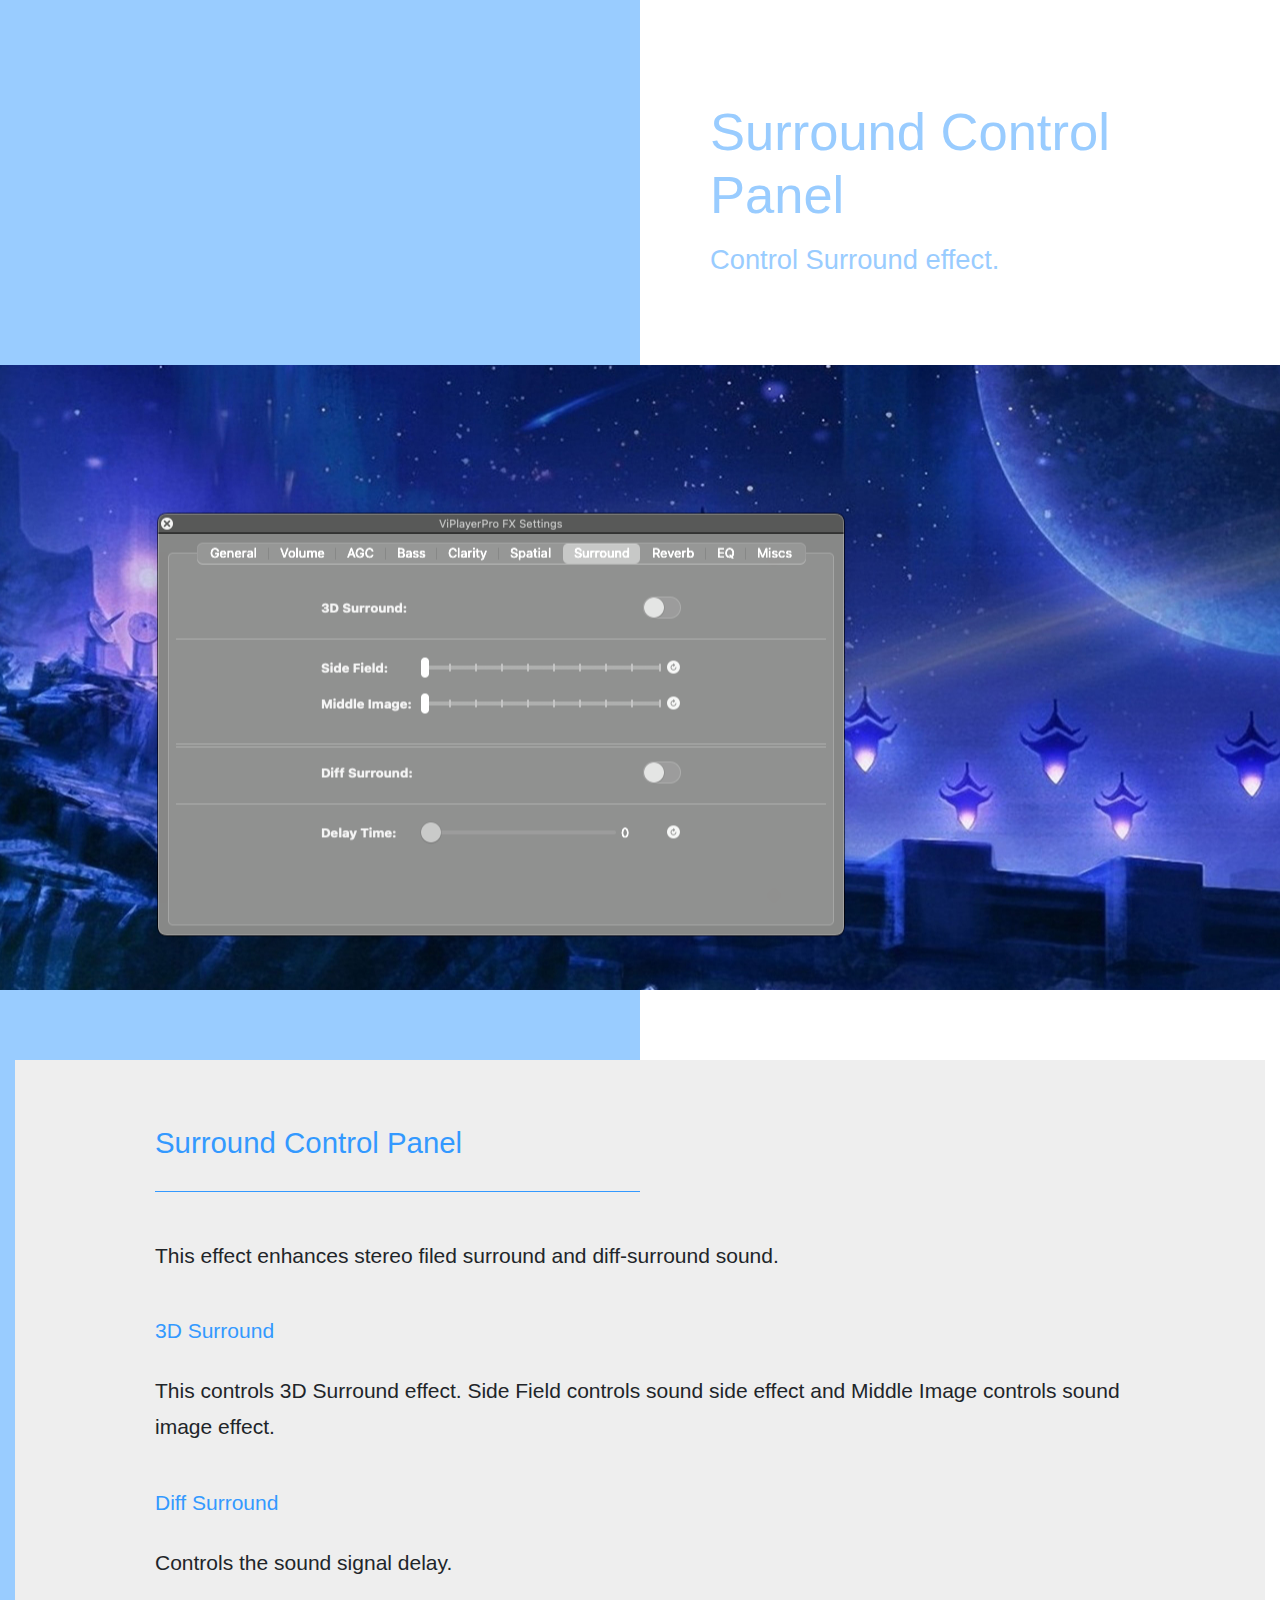
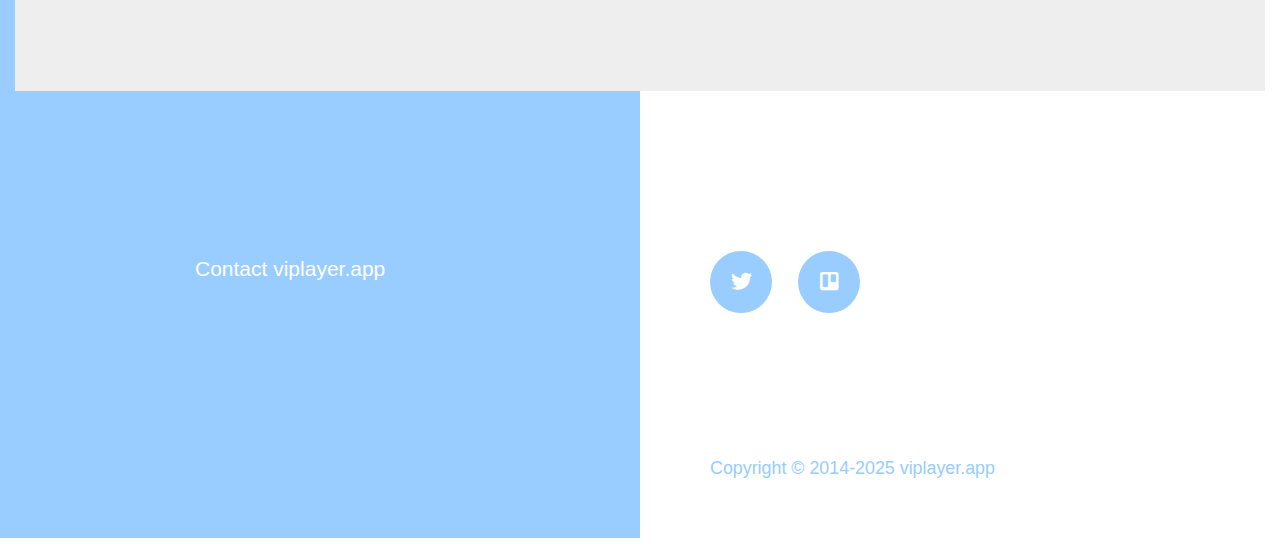
<file: ctrl_surround.html>
<!DOCTYPE html>
<html lang="en">
  <head>
    <meta charset="UTF-8" />
    <meta name="viewport" content="width=device-width, initial-scale=1.0" />
    <meta http-equiv="X-UA-Compatible" content="ie=edge" />

    <link rel="stylesheet" href="https://fonts.googleapis.com/css?family=Open+Sans:400,600" />
    <!-- Google web font "Open Sans" -->
    <link rel="stylesheet" href="css/all.min.css" />
    <link rel="stylesheet" href="css/bootstrap.min.css" />
    <link rel="stylesheet" href="css/templatemo-style.css" />
    <style>
      #bg_img_sur {
          background-image: url(../img/bg_surround.png);
          height: 640px;
          background-repeat: no-repeat;
          background-size: cover;
          background-position: center;
      }
    </style>
    <title>Surround Pro Control Panel</title>
  </head>
<!--
    Pro Control Panel
    Surround
-->
  <body>
    <div class="columns-bg">
      <!-- Logo & Intro -->
      <section id="logo" class="tm-section-logo tm-section-logo-short">
        <div class="container-fluid">
          <div class="row">
            <div class="col-sm-12 offset-sm-0 col-md-6 offset-md-6">
              <div class="tm-site-name-container border-bottom-0">
                <div class="tm-site-name-container-inner">
                  <h1 class="tm-text-primary">
                    Surround Control Panel
                  </h1>
                  <p class="tm-text-primary tm-site-description mb-0">
                    Control Surround effect.
                  </p>
                </div>
              </div>
            </div>
          </div>
        </div>
      </section>

      <!-- 1st Section, Full Width Image -->
      <section class="tm-p-3-section-1">
        <div class="container-fluid" id="bg_img_sur"></div>
      </section>

      <section id="section_3" class="tm-section-4">
        <div class="container-fluid">
          <div class="row">
            <div class="col-12">
              <div class="tm-section-text-container-7 tm-bg-dark-gray">
                <h2 class="tm-section-title-mb tm-text-primary-bright">
                  Surround Control Panel
                </h2>
                <hr
                  class="tm-hr-mb tm-hr-primary-bright tm-section-underline ml-0"
                  />
                <p class="tm-p-mb">
                  This effect enhances stereo filed surround and diff-surround sound.
                 </p>
                 <h3 class="tm-section-title-mb tm-text-primary-bright">
                   3D Surround
                 </h3>

                <p class="tm-p-mb">
                  This controls 3D Surround effect. Side Field controls sound side effect and Middle Image controls sound image effect.
                </p>

                <h3 class="tm-section-title-mb tm-text-primary-bright">
                  Diff Surround
                </h3>
                <p class="tm-p-mb">
                  Controls the sound signal delay.
                </p>
              </div>
            </div>
          </div>
        </div>
      </section>

      <!-- Contact -->
      <section id="outro">
        <div class="container-fluid">
          <div class="row">
            <div class="col-sm-12 col-md-6">
              <div class="tm-section-text-container-5 tm-text-white">
                <p>
                  Contact viplayer.app
                </p>
              </div>
            </div>
            <div class="col-sm-12 col-md-6">
              <div class="tm-section-text-container-6">
                <!--
                    <a class="tm-social-icon-container">
                      <span class="tm-social-icon-container-inner">
                        <i class="fab fa-facebook-f"></i>
                      </span>
                    </a>
                    -->
                    <a class="tm-social-icon-container" href="https://x.com/ViPlayerFX">
                      <span class="tm-social-icon-container-inner">
                        <i class="fab fa-twitter"></i>
                      </span>
                    </a>
                    <a class="tm-social-icon-container" href="mailto:office@viplayer.app">
                      <span class="tm-social-icon-container-inner">
                        <i class="fab fa-trello"></i>
                      </span>
                    </a>

                    <!--
                        <a class="tm-social-icon-container">
                          <span class="tm-social-icon-container-inner">
                            <i class="fab fa-instagram"></i>
                          </span>
                        </a>
                        <a class="tm-social-icon-container">
                          <span class="tm-social-icon-container-inner">
                            <i class="fab fa-google-plus-g"></i>
                          </span>
                        </a>
                        -->
              </div>
            </div>
          </div>
          <div class="row">
            <footer class="col-sm-12 col-md-6 offset-md-6 px-md-0">
              <p class="tm-copyright-text mb-0 tm-text-primary">
                Copyright &copy; 2014-2025 viplayer.app
              </p>
            </footer>
          </div>
        </div>
      </section>
    </div>
    <!-- /.columns-bg -->

    <script src="js/jquery-3.3.1.min.js"></script>
    <script>
      $(function() {
        // Dynamically set the size of full width background image when browser resize
        $(window).resize(function() {
          const maxImgHeight = 640;
          const minImgHeight = 450;
          const maxContainerWidth = 1310;
          const browserWidth = $(window).width();

          let imgHeight = browserWidth * (maxImgHeight / maxContainerWidth);

          if (imgHeight > maxImgHeight) {
            imgHeight = maxImgHeight;
          } else if (imgHeight < minImgHeight) {
            imgHeight = minImgHeight;
          }

          $("#bg_img_sur").height(imgHeight);
        });
      });
    </script>
  </body>
</html>
</file>
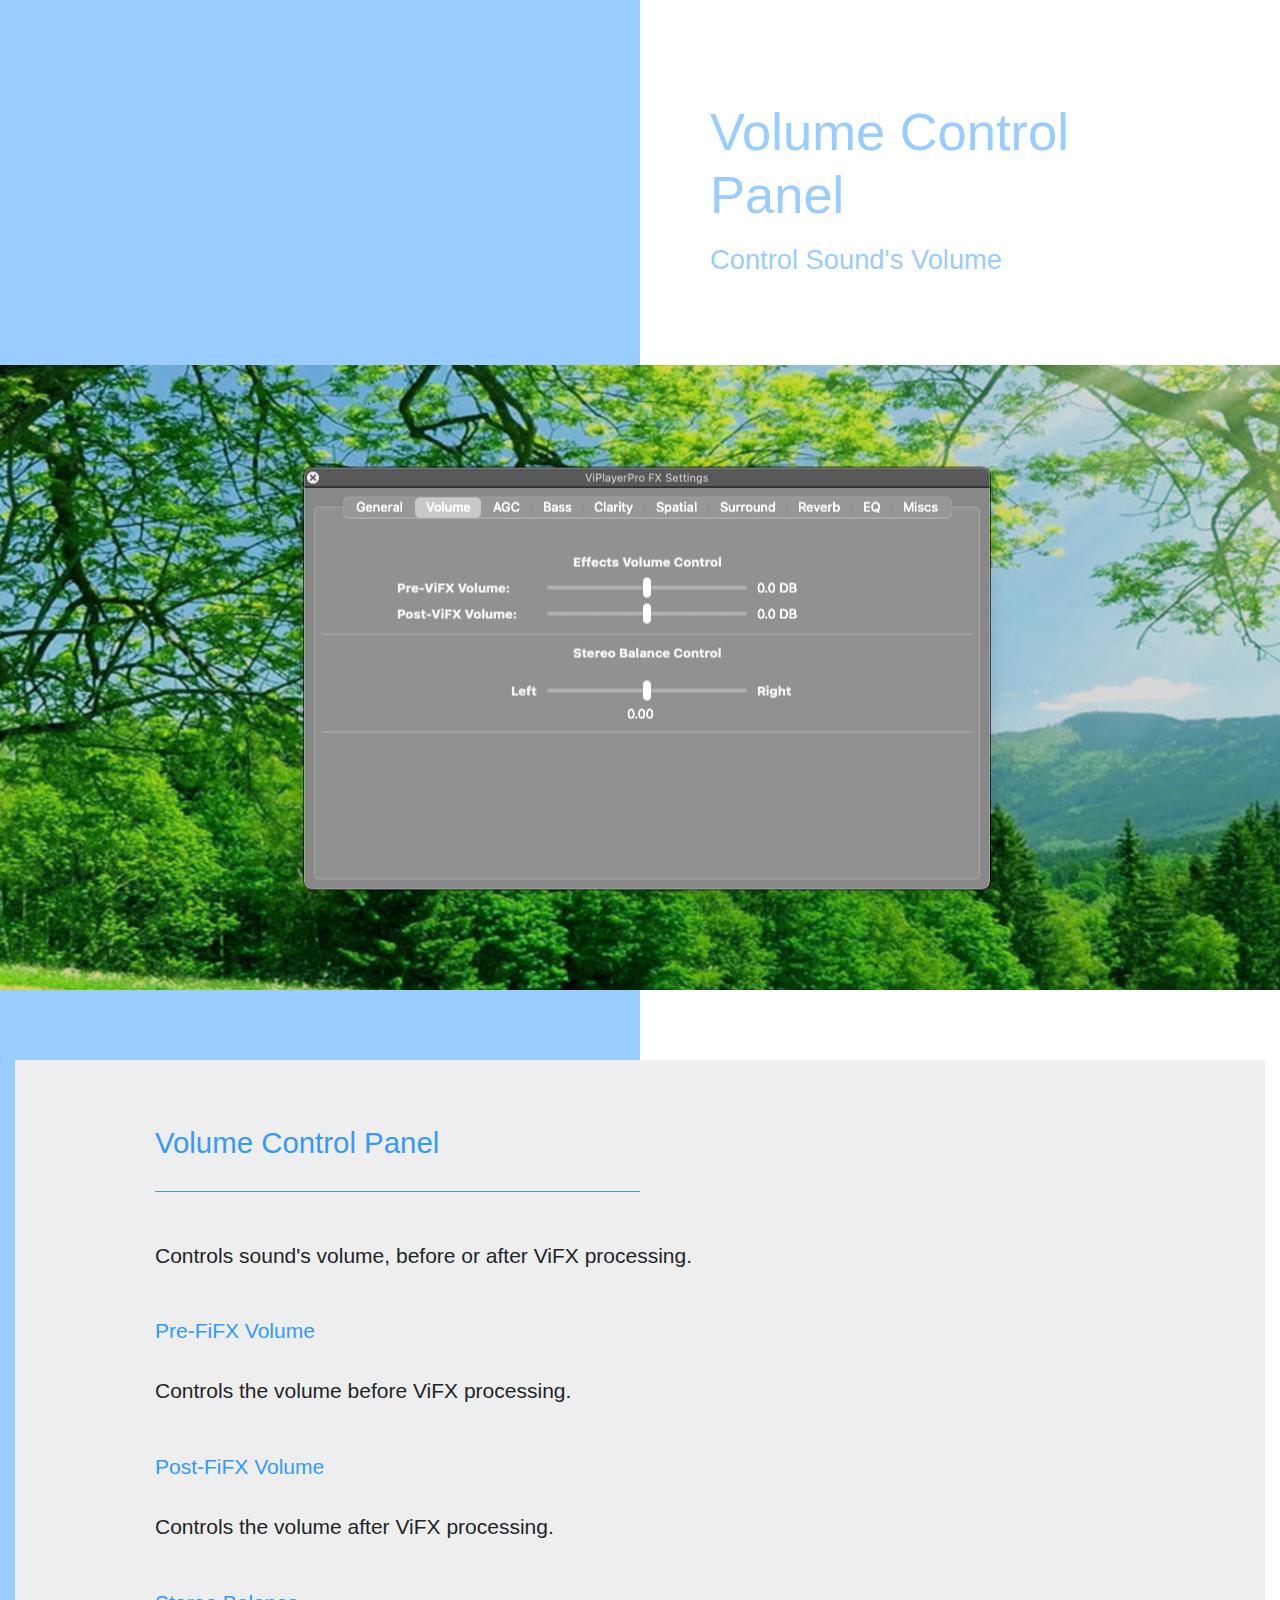
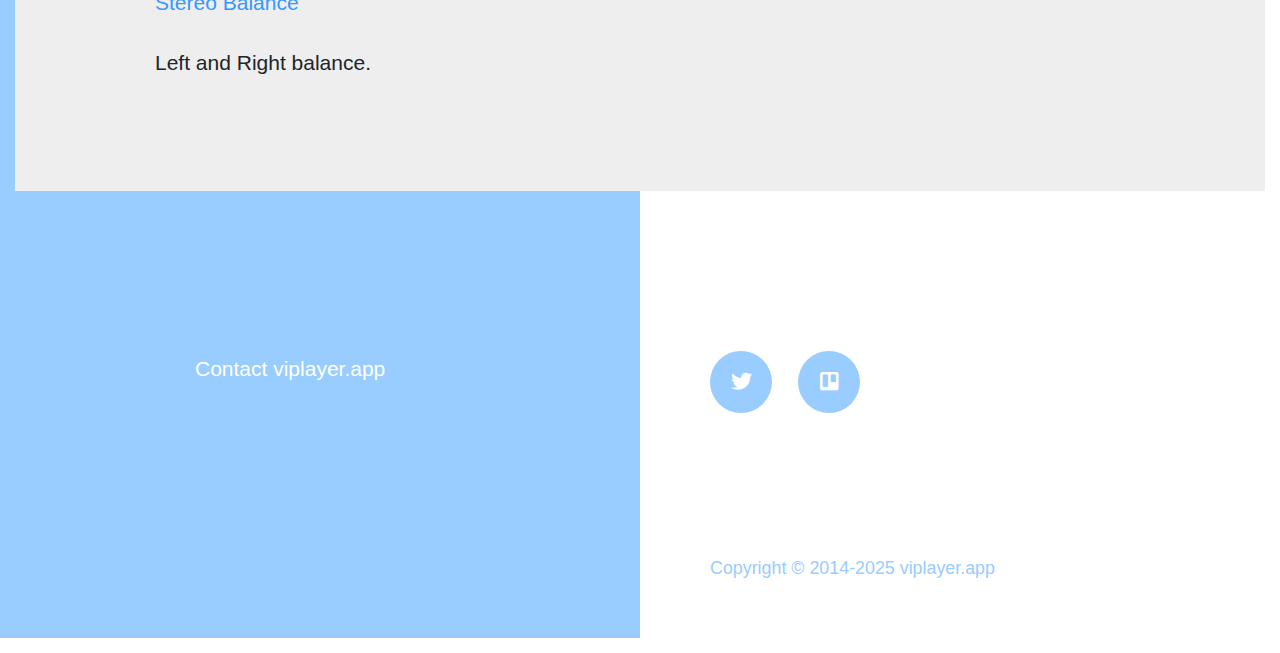
<file: ctrl_volume.html>
<!DOCTYPE html>
<html lang="en">
  <head>
    <meta charset="UTF-8" />
    <meta name="viewport" content="width=device-width, initial-scale=1.0" />
    <meta http-equiv="X-UA-Compatible" content="ie=edge" />

    <link rel="stylesheet" href="https://fonts.googleapis.com/css?family=Open+Sans:400,600" />
    <!-- Google web font "Open Sans" -->
    <link rel="stylesheet" href="css/all.min.css" />
    <link rel="stylesheet" href="css/bootstrap.min.css" />
    <link rel="stylesheet" href="css/templatemo-style.css" />
    <style>
      #bg_img_volume {
          background-image: url(../img/bg_volume.png);
          height: 640px;
          background-repeat: no-repeat;
          background-size: cover;
          background-position: center;
      }
    </style>
    <title>Volume Pro Control Panel</title>
  </head>
<!--
    Pro Control Panel
    General
-->
  <body>
    <div class="columns-bg">
      <!-- Logo & Intro -->
      <section id="logo" class="tm-section-logo tm-section-logo-short">
        <div class="container-fluid">
          <div class="row">
            <div class="col-sm-12 offset-sm-0 col-md-6 offset-md-6">
              <div class="tm-site-name-container border-bottom-0">
                <div class="tm-site-name-container-inner">
                  <h1 class="tm-text-primary">
                    Volume Control Panel
                  </h1>
                  <p class="tm-text-primary tm-site-description mb-0">
                    Control Sound's Volume
                  </p>
                </div>
              </div>
            </div>
          </div>
        </div>
      </section>

      <!-- 1st Section, Full Width Image -->
      <section class="tm-p-3-section-1">
        <div class="container-fluid" id="bg_img_volume"></div>
      </section>

      <section id="section_3" class="tm-section-4">
        <div class="container-fluid">
          <div class="row">
            <div class="col-12">
              <div class="tm-section-text-container-7 tm-bg-dark-gray">
                <h2 class="tm-section-title-mb tm-text-primary-bright">
                  Volume Control Panel
                </h2>
                <hr
                  class="tm-hr-mb tm-hr-primary-bright tm-section-underline ml-0"
                  />
                <p class="tm-p-mb">
                  Controls sound's volume, before or after ViFX processing.
                 </p>
                 <h3 class="tm-section-title-mb tm-text-primary-bright">
                   Pre-FiFX Volume
                 </h3>

                <p class="tm-p-mb">
                  Controls the volume before ViFX processing.
                </p>

                <h3 class="tm-section-title-mb tm-text-primary-bright">
                  Post-FiFX Volume
                </h3>
                <p class="tm-p-mb">
                  Controls the volume after ViFX processing.
                </p>
                <h3 class="tm-section-title-mb tm-text-primary-bright">
                  Stereo Balance
                </h3>
                <p class="tm-p-mb">
                  Left and Right balance.
                </p>
              </div>
            </div>
          </div>
        </div>
      </section>

      <!-- Contact -->
      <section id="outro">
        <div class="container-fluid">
          <div class="row">
            <div class="col-sm-12 col-md-6">
              <div class="tm-section-text-container-5 tm-text-white">
                <p>
                  Contact viplayer.app
                </p>
              </div>
            </div>
            <div class="col-sm-12 col-md-6">
              <div class="tm-section-text-container-6">
                <!--
                    <a class="tm-social-icon-container">
                      <span class="tm-social-icon-container-inner">
                        <i class="fab fa-facebook-f"></i>
                      </span>
                    </a>
                    -->
                    <a class="tm-social-icon-container" href="https://x.com/ViPlayerFX">
                      <span class="tm-social-icon-container-inner">
                        <i class="fab fa-twitter"></i>
                      </span>
                    </a>
                    <a class="tm-social-icon-container" href="mailto:office@viplayer.app">
                      <span class="tm-social-icon-container-inner">
                        <i class="fab fa-trello"></i>
                      </span>
                    </a>

                    <!--
                        <a class="tm-social-icon-container">
                          <span class="tm-social-icon-container-inner">
                            <i class="fab fa-instagram"></i>
                          </span>
                        </a>
                        <a class="tm-social-icon-container">
                          <span class="tm-social-icon-container-inner">
                            <i class="fab fa-google-plus-g"></i>
                          </span>
                        </a>
                        -->
              </div>
            </div>
          </div>
          <div class="row">
            <footer class="col-sm-12 col-md-6 offset-md-6 px-md-0">
              <p class="tm-copyright-text mb-0 tm-text-primary">
                Copyright &copy; 2014-2025 viplayer.app
              </p>
            </footer>
          </div>
        </div>
      </section>
    </div>
    <!-- /.columns-bg -->

    <script src="js/jquery-3.3.1.min.js"></script>
    <script>
      $(function() {
        // Dynamically set the size of full width background image when browser resize
        $(window).resize(function() {
          const maxImgHeight = 640;
          const minImgHeight = 450;
          const maxContainerWidth = 1310;
          const browserWidth = $(window).width();

          let imgHeight = browserWidth * (maxImgHeight / maxContainerWidth);

          if (imgHeight > maxImgHeight) {
            imgHeight = maxImgHeight;
          } else if (imgHeight < minImgHeight) {
            imgHeight = minImgHeight;
          }

          $("#bg_img_volume").height(imgHeight);
        });
      });
    </script>
  </body>
</html>
</file>
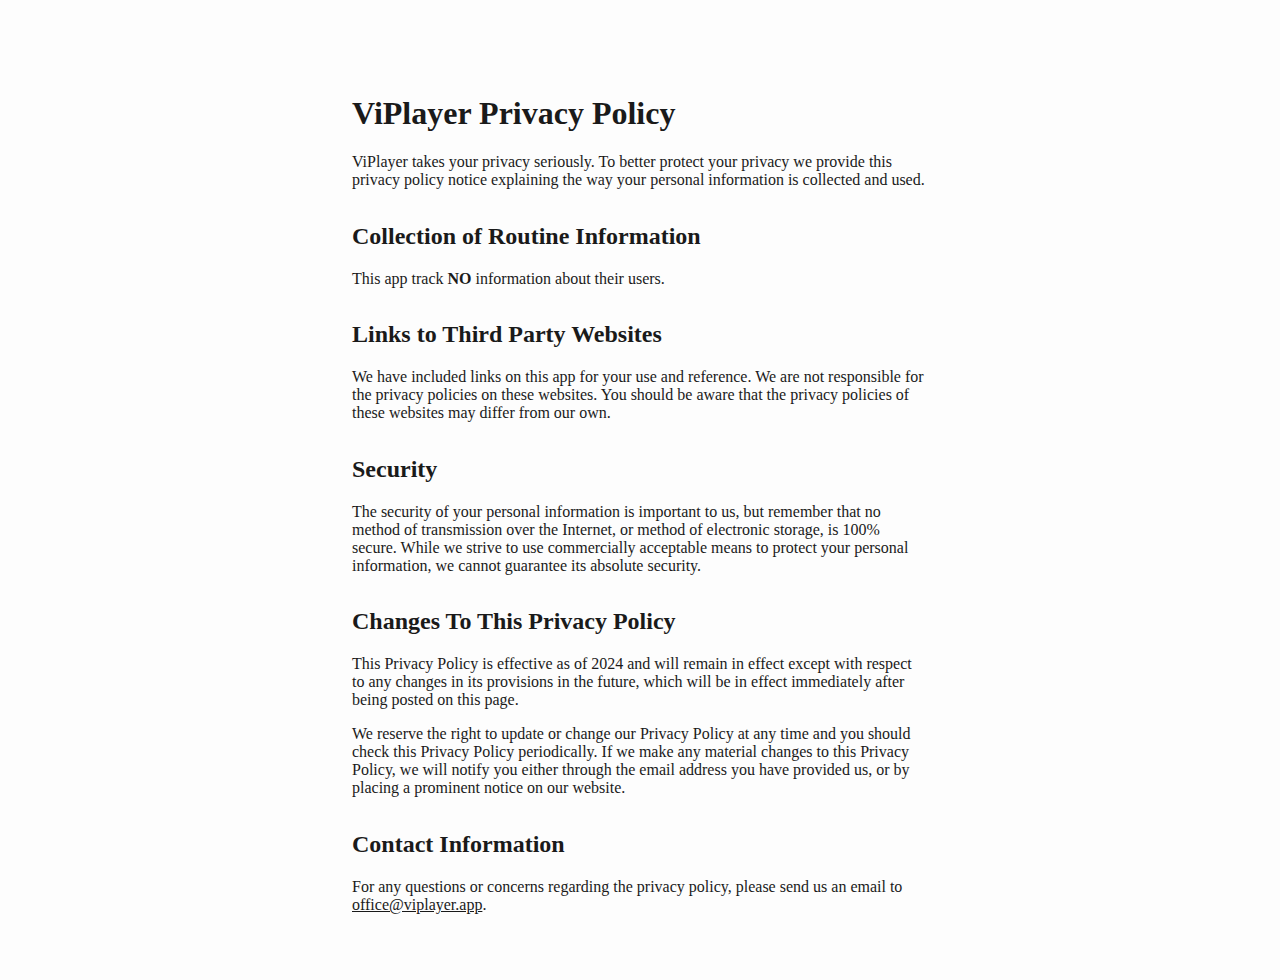
<file: privacy.html>
<!DOCTYPE html>
<html xmlns="http://www.w3.org/1999/xhtml" lang="" xml:lang="">
<head>
  <meta charset="utf-8" />
  <meta name="generator" content="pandoc" />
  <meta name="viewport" content="width=device-width, initial-scale=1.0, user-scalable=yes" />
  <title>viplayer privacy policy</title>
  <style>
    html {
      color: #1a1a1a;
      background-color: #fdfdfd;
    }
    body {
      margin: 0 auto;
      max-width: 36em;
      padding-left: 50px;
      padding-right: 50px;
      padding-top: 50px;
      padding-bottom: 50px;
      hyphens: auto;
      overflow-wrap: break-word;
      text-rendering: optimizeLegibility;
      font-kerning: normal;
    }
    @media (max-width: 600px) {
      body {
        font-size: 0.9em;
        padding: 12px;
      }
      h1 {
        font-size: 1.8em;
      }
    }
    @media print {
      html {
        background-color: white;
      }
      body {
        background-color: transparent;
        color: black;
        font-size: 12pt;
      }
      p, h2, h3 {
        orphans: 3;
        widows: 3;
      }
      h2, h3, h4 {
        page-break-after: avoid;
      }
    }
    p {
      margin: 1em 0;
    }
    a {
      color: #1a1a1a;
    }
    a:visited {
      color: #1a1a1a;
    }
    img {
      max-width: 100%;
    }
    svg {
      height: auto;
      max-width: 100%;
    }
    h1, h2, h3, h4, h5, h6 {
      margin-top: 1.4em;
    }
    h5, h6 {
      font-size: 1em;
      font-style: italic;
    }
    h6 {
      font-weight: normal;
    }
    ol, ul {
      padding-left: 1.7em;
      margin-top: 1em;
    }
    li > ol, li > ul {
      margin-top: 0;
    }
    blockquote {
      margin: 1em 0 1em 1.7em;
      padding-left: 1em;
      border-left: 2px solid #e6e6e6;
      color: #606060;
    }
    code {
      font-family: Menlo, Monaco, Consolas, 'Lucida Console', monospace;
      font-size: 85%;
      margin: 0;
      hyphens: manual;
    }
    pre {
      margin: 1em 0;
      overflow: auto;
    }
    pre code {
      padding: 0;
      overflow: visible;
      overflow-wrap: normal;
    }
    .sourceCode {
     background-color: transparent;
     overflow: visible;
    }
    hr {
      background-color: #1a1a1a;
      border: none;
      height: 1px;
      margin: 1em 0;
    }
    table {
      margin: 1em 0;
      border-collapse: collapse;
      width: 100%;
      overflow-x: auto;
      display: block;
      font-variant-numeric: lining-nums tabular-nums;
    }
    table caption {
      margin-bottom: 0.75em;
    }
    tbody {
      margin-top: 0.5em;
      border-top: 1px solid #1a1a1a;
      border-bottom: 1px solid #1a1a1a;
    }
    th {
      border-top: 1px solid #1a1a1a;
      padding: 0.25em 0.5em 0.25em 0.5em;
    }
    td {
      padding: 0.125em 0.5em 0.25em 0.5em;
    }
    header {
      margin-bottom: 4em;
      text-align: center;
    }
    #TOC li {
      list-style: none;
    }
    #TOC ul {
      padding-left: 1.3em;
    }
    #TOC > ul {
      padding-left: 0;
    }
    #TOC a:not(:hover) {
      text-decoration: none;
    }
    code{white-space: pre-wrap;}
    span.smallcaps{font-variant: small-caps;}
    div.columns{display: flex; gap: min(4vw, 1.5em);}
    div.column{flex: auto; overflow-x: auto;}
    div.hanging-indent{margin-left: 1.5em; text-indent: -1.5em;}
    /* The extra [class] is a hack that increases specificity enough to
       override a similar rule in reveal.js */
    ul.task-list[class]{list-style: none;}
    ul.task-list li input[type="checkbox"] {
      font-size: inherit;
      width: 0.8em;
      margin: 0 0.8em 0.2em -1.6em;
      vertical-align: middle;
    }
    .display.math{display: block; text-align: center; margin: 0.5rem auto;}
  </style>
</head>
<body>
<h1 id="viplayer-privacy-policy">ViPlayer Privacy Policy</h1>
<p>ViPlayer takes your privacy seriously. To better protect your privacy
we provide this privacy policy notice explaining the way your personal
information is collected and used.</p>
<h2 id="collection-of-routine-information">Collection of Routine
Information</h2>
<p>This app track <strong>NO</strong> information about their users.</p>
<h2 id="links-to-third-party-websites">Links to Third Party
Websites</h2>
<p>We have included links on this app for your use and reference. We are
not responsible for the privacy policies on these websites. You should
be aware that the privacy policies of these websites may differ from our
own.</p>
<h2 id="security">Security</h2>
<p>The security of your personal information is important to us, but
remember that no method of transmission over the Internet, or method of
electronic storage, is 100% secure. While we strive to use commercially
acceptable means to protect your personal information, we cannot
guarantee its absolute security.</p>
<h2 id="changes-to-this-privacy-policy">Changes To This Privacy
Policy</h2>
<p>This Privacy Policy is effective as of 2024 and will remain in effect
except with respect to any changes in its provisions in the future,
which will be in effect immediately after being posted on this page.</p>
<p>We reserve the right to update or change our Privacy Policy at any
time and you should check this Privacy Policy periodically. If we make
any material changes to this Privacy Policy, we will notify you either
through the email address you have provided us, or by placing a
prominent notice on our website.</p>
<h2 id="contact-information">Contact Information</h2>
<p>For any questions or concerns regarding the privacy policy, please
send us an email to <a href="mailto:office@viplayer.app"
class="email">office@viplayer.app</a>.</p>
</body>
</html>
</file>
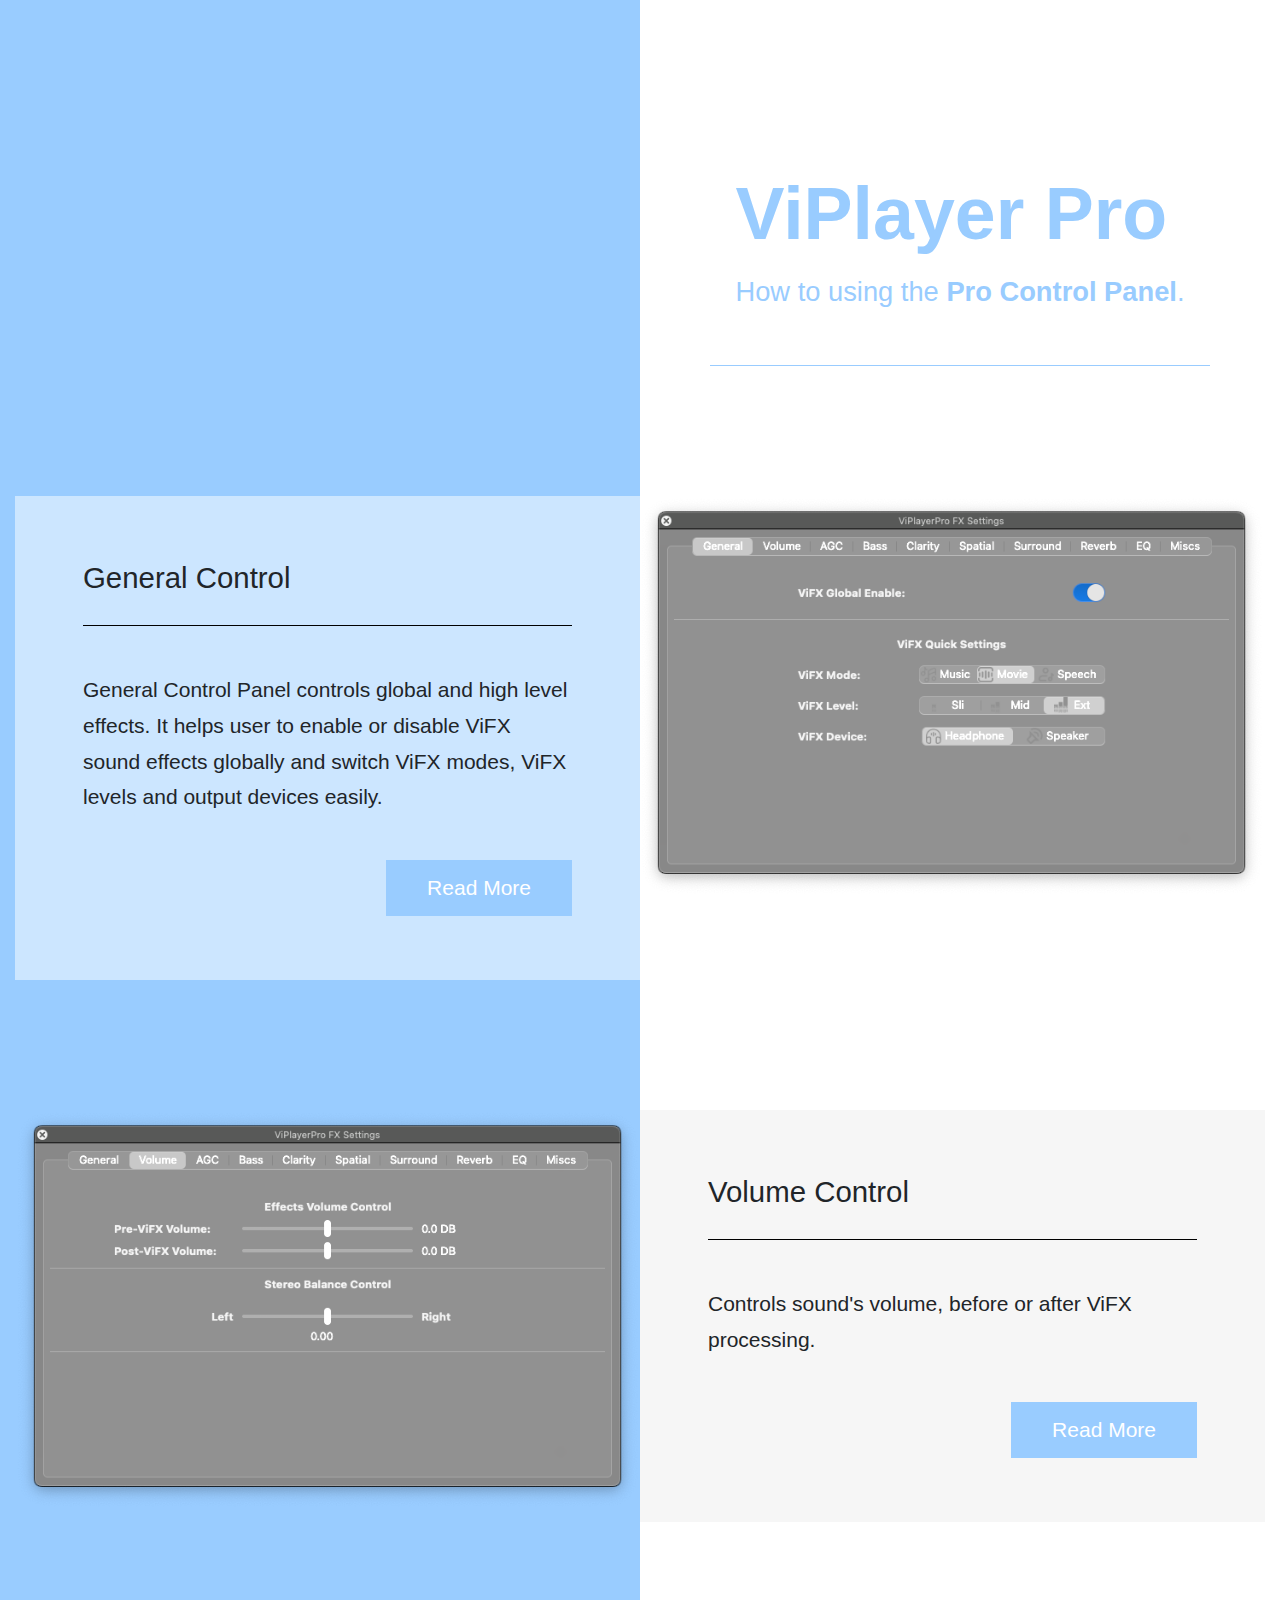
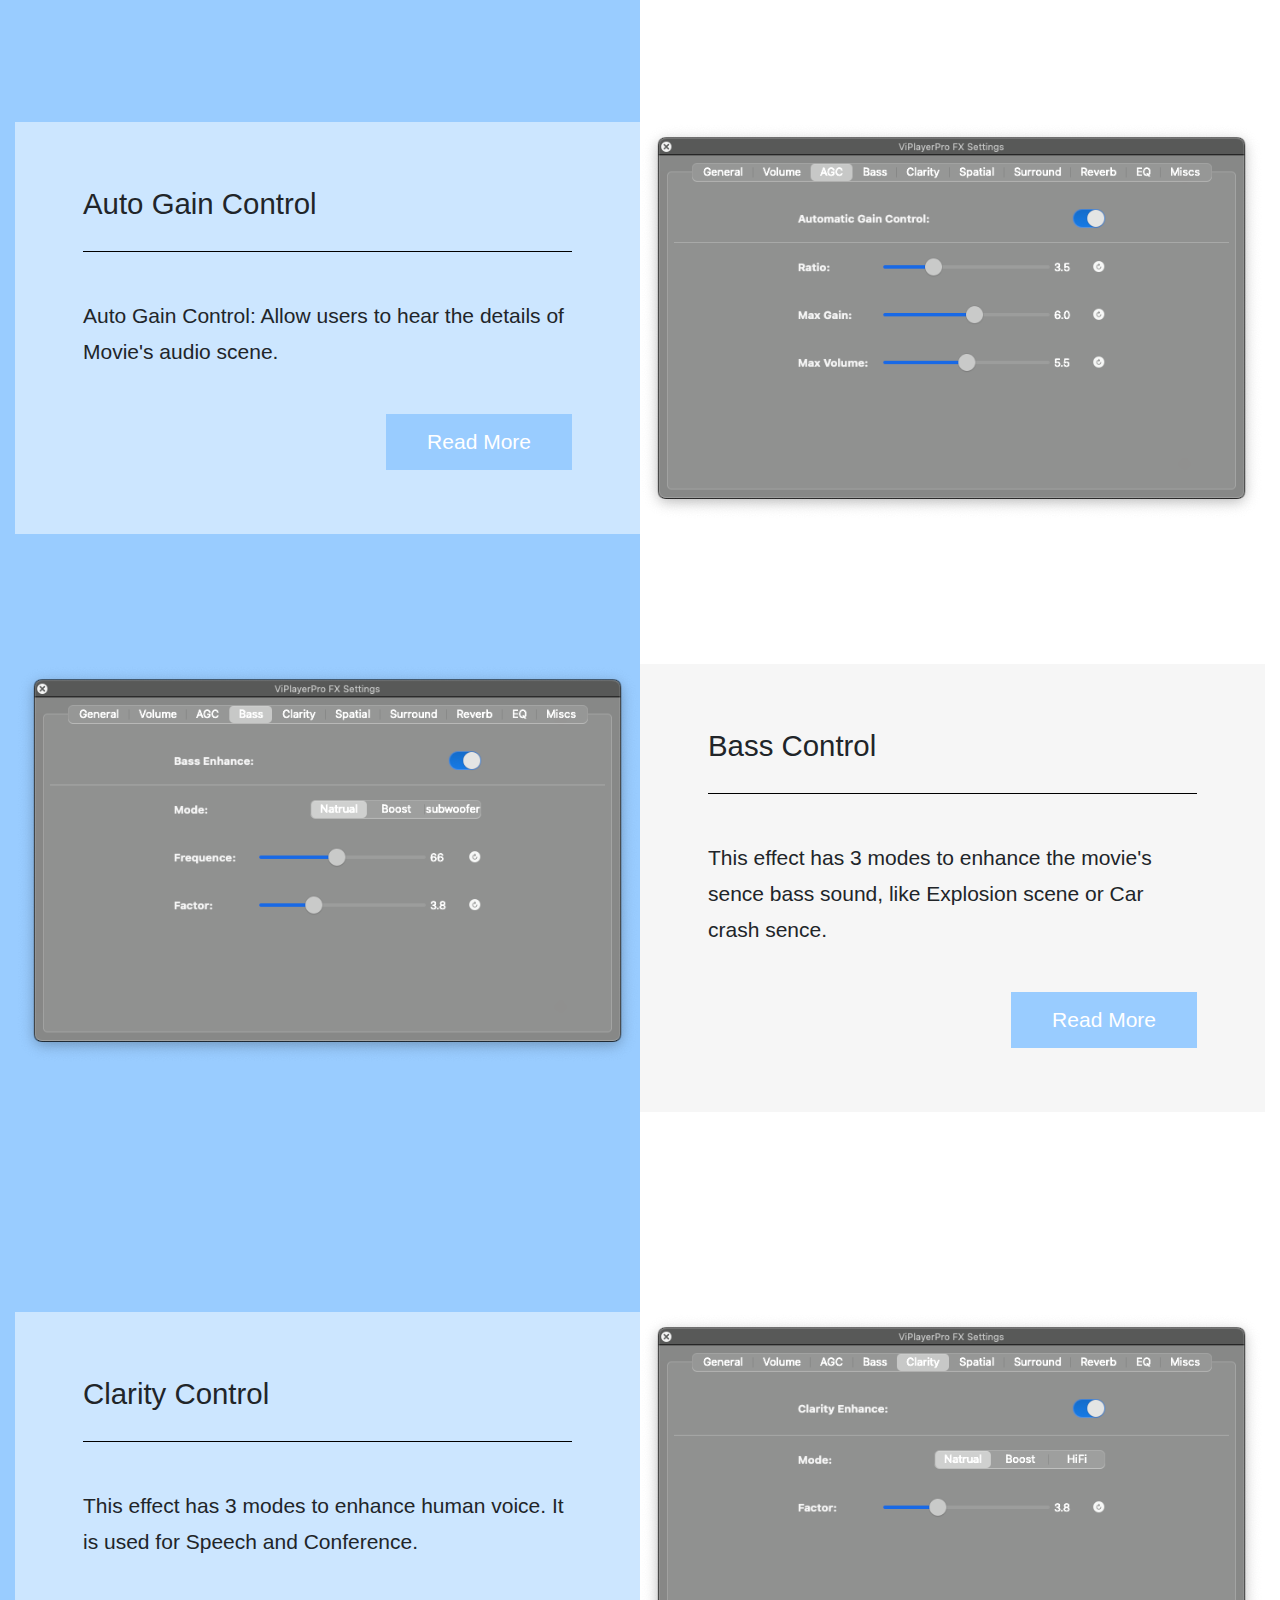
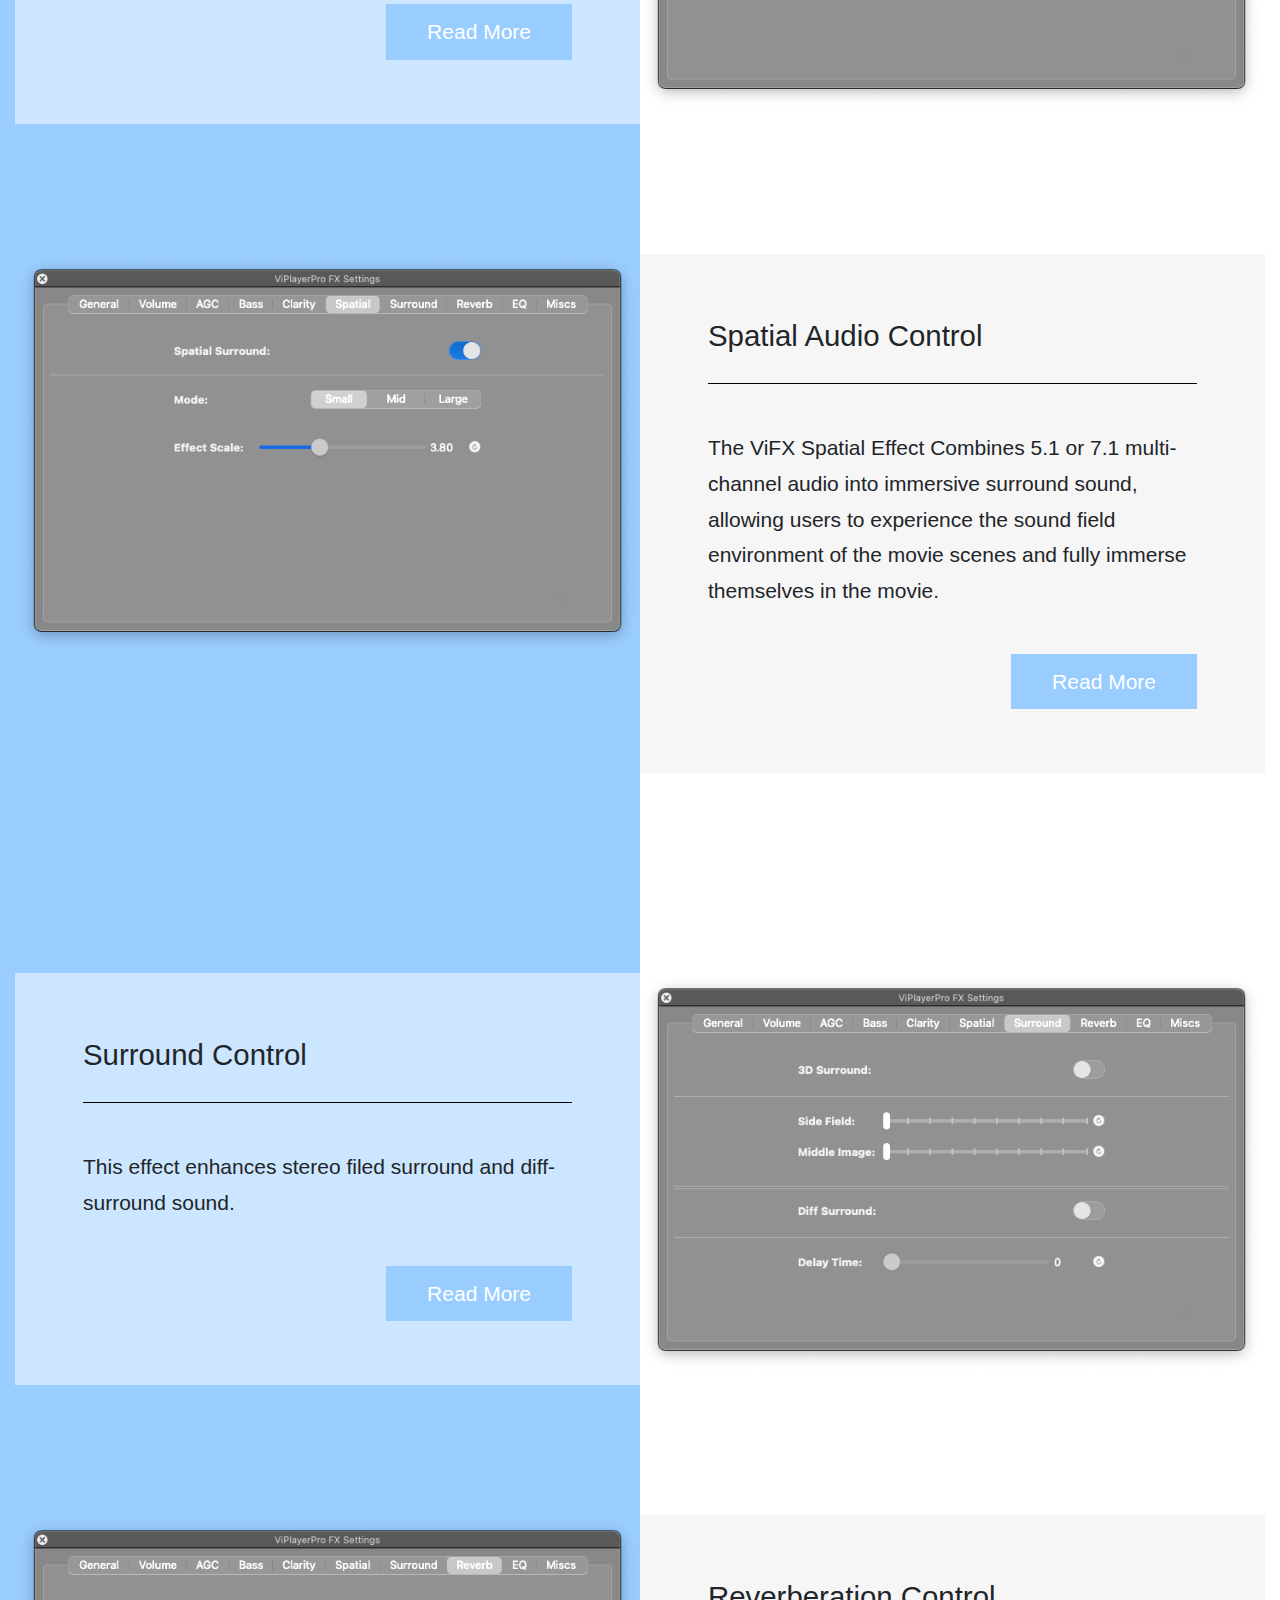
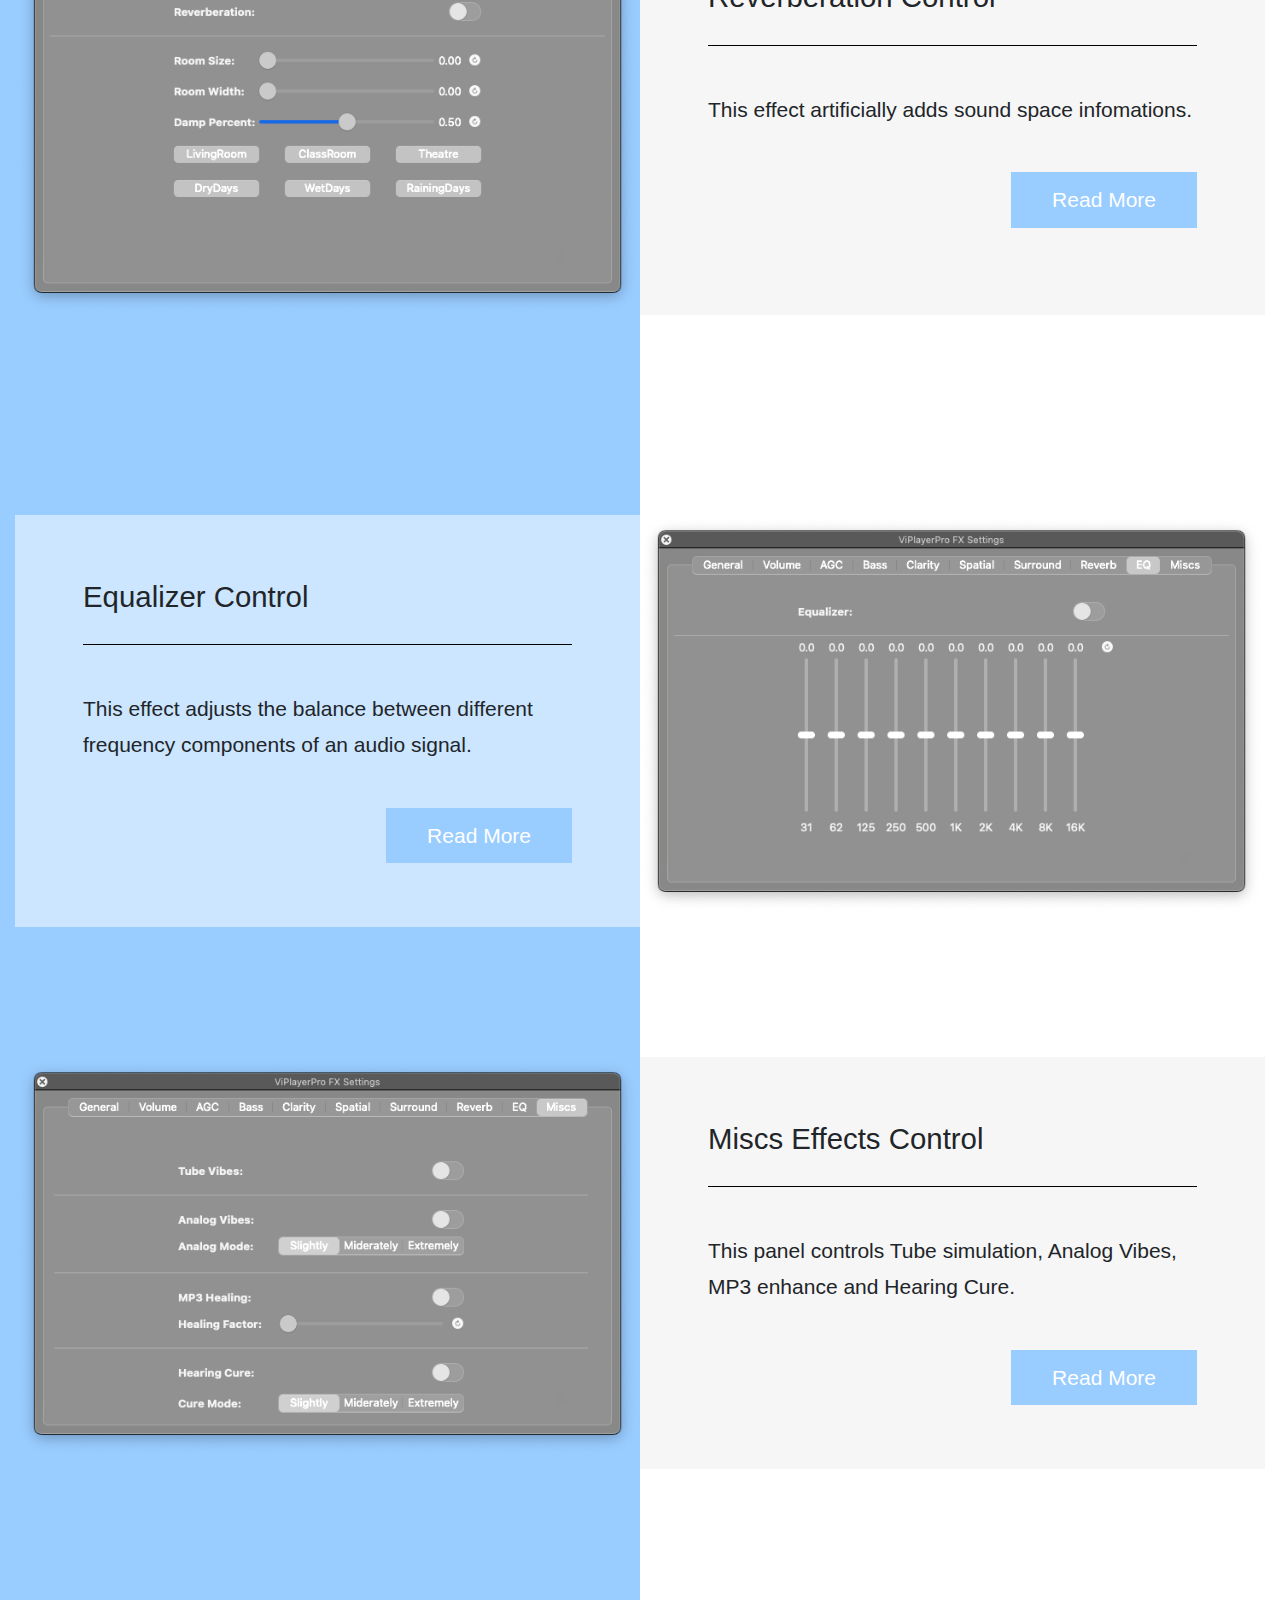
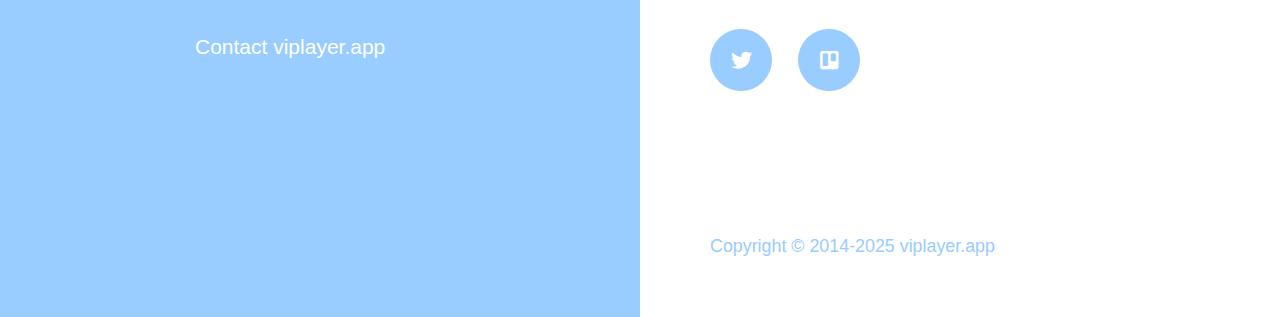
<file: pro.html>
<!DOCTYPE html>
<html lang="en">
  <head>
    <meta charset="UTF-8" />
    <meta name="viewport" content="width=device-width, initial-scale=1.0" />
    <meta http-equiv="X-UA-Compatible" content="ie=edge" />

    <link rel="stylesheet" href="https://fonts.googleapis.com/css?family=Open+Sans:400,600" />
    <!-- Google web font "Open Sans" -->
    <link rel="stylesheet" href="css/all.min.css" />
    <link rel="stylesheet" href="css/bootstrap.min.css" />
    <link rel="stylesheet" href="css/templatemo-style.css" />
    <title>ViPlayer</title>
  </head>
<!--
ViPlayer.app pro page
-->
  <body>
    <div class="columns-bg">
      <!-- Logo & Intro -->
      <section id="logo" class="tm-section-logo">
        <div class="container-fluid">
          <div class="row">
            <div class="col-sm-12 offset-sm-0 col-md-6 offset-md-6">
              <div class="tm-site-name-container">
                <div class="tm-site-name-container-inner">
                  <h1 class="tm-text-primary tm-site-name">
                    ViPlayer Pro
                  </h1>
                  <p class="tm-text-primary tm-site-description">
                    How to using the <b>Pro Control Panel</b>.
                  </p>
                </div>
              </div>
            </div>
          </div>
        </div>
      </section>

      <!-- General -->
      <section id="section_1" class="tm-p-2-section-1 tm-sm-bg-blue">
        <div class="container-fluid">
          <div class="row flex-column-reverse flex-lg-row">
            <div class="col-md-12 col-lg-6 tm-text-left-container">
              <div class="tm-section-text-container-3 tm-bg-white-alpha h-100">
                <h2 class="tm-section-title-mb">General Control</h2>
                <hr class="tm-hr-mb" />
                <p class="tm-p-mb">
                  General Control Panel controls global and high level effects. It helps user to enable or disable ViFX sound effects globally and switch ViFX modes, ViFX levels and output devices easily.
                </p>
                <div class="text-right">
                  <a href="/ctrl_general.html" target="_blank" rel="noopener noreferrer" class="btn btn-primary">Read More</a>
                </div>

              </div>
            </div>
            <div
              class="col-md-12 col-lg-6 tm-section-image-container tm-img-right-container"
            >
              <img
                src="img/General.png"
                alt="Image"
                class="img-fluid tm-img-right"
              />
            </div>
          </div>
        </div>
      </section>

      <!-- Volume -->
      <section id="section_2" class="tm-section-4">
        <div class="container-fluid">
          <div class="row">
            <div
              class="col-md-12 col-lg-6 tm-section-image-container tm-img-left-container"
            >
              <img src="img/Volume.png" alt="Image" class="img-fluid" />
            </div>
            <div class="col-md-12 col-lg-6 pl-lg-0">
              <div class="tm-section-text-container-3 tm-bg-gray h-100">
                <h2 class="tm-section-title-mb">Volume Control</h2>
                <hr class="tm-hr-mb" />
                <p class="tm-p-mb">
                  Controls sound's volume, before or after ViFX processing.
                </p>
                <div class="text-right">
                  <a href="/ctrl_volume.html" target="_blank" rel="noopener noreferrer" class="btn btn-primary">Read More</a>
                </div>

              </div>
            </div>
          </div>
        </div>
      </section>

      <!-- AGC -->
      <section id="section_1" class="tm-p-2-section-1 tm-sm-bg-blue">
        <div class="container-fluid">
          <div class="row flex-column-reverse flex-lg-row">
            <div class="col-md-12 col-lg-6 tm-text-left-container">
              <div class="tm-section-text-container-3 tm-bg-white-alpha h-100">
                <h2 class="tm-section-title-mb">Auto Gain Control</h2>
                <hr class="tm-hr-mb" />
                <p class="tm-p-mb">
                  Auto Gain Control: Allow users to hear the details of Movie's audio scene.
                </p>
                <div class="text-right">
                  <a href="/ctrl_agc.html" target="_blank" rel="noopener noreferrer" class="btn btn-primary">Read More</a>
                </div>

              </div>
            </div>
            <div
              class="col-md-12 col-lg-6 tm-section-image-container tm-img-right-container"
              >
              <img
                src="img/agc_ctrl.png"
                alt="Image"
                class="img-fluid tm-img-right"
                />
            </div>
          </div>
        </div>
      </section>

      <!-- Bass -->
      <section id="section_2" class="tm-section-4">
        <div class="container-fluid">
          <div class="row">
            <div
              class="col-md-12 col-lg-6 tm-section-image-container tm-img-left-container"
              >
              <img src="img/bass_ctrl.png" alt="Image" class="img-fluid" />
            </div>
            <div class="col-md-12 col-lg-6 pl-lg-0">
              <div class="tm-section-text-container-3 tm-bg-gray h-100">
                <h2 class="tm-section-title-mb">Bass Control</h2>
                <hr class="tm-hr-mb" />
                <p class="tm-p-mb">
                  This effect has 3 modes to enhance the movie's sence bass sound, like Explosion scene or Car crash sence.
                </p>
                <div class="text-right">
                  <a href="/ctrl_bass.html" target="_blank" rel="noopener noreferrer" class="btn btn-primary">Read More</a>
                </div>

              </div>
            </div>
          </div>
        </div>
      </section>

      <!-- Clarity -->
      <section id="section_1" class="tm-p-2-section-1 tm-sm-bg-blue">
        <div class="container-fluid">
          <div class="row flex-column-reverse flex-lg-row">
            <div class="col-md-12 col-lg-6 tm-text-left-container">
              <div class="tm-section-text-container-3 tm-bg-white-alpha h-100">
                <h2 class="tm-section-title-mb">Clarity Control</h2>
                <hr class="tm-hr-mb" />
                <p class="tm-p-mb">
                  This effect has 3 modes to enhance human voice. It is used for Speech and Conference.
                </p>
                <div class="text-right">
                  <a href="/ctrl_clarity.html" target="_blank" rel="noopener noreferrer" class="btn btn-primary">Read More</a>
                </div>

              </div>
            </div>
            <div
              class="col-md-12 col-lg-6 tm-section-image-container tm-img-right-container"
              >
              <img
                src="img/clarity_ctrl.png"
                alt="Image"
                class="img-fluid tm-img-right"
                />
            </div>
          </div>
        </div>
      </section>

      <!-- Spatial -->
      <section id="section_2" class="tm-section-4">
        <div class="container-fluid">
          <div class="row">
            <div
              class="col-md-12 col-lg-6 tm-section-image-container tm-img-left-container"
              >
              <img src="img/spatial_ctrl.png" alt="Image" class="img-fluid" />
            </div>
            <div class="col-md-12 col-lg-6 pl-lg-0">
              <div class="tm-section-text-container-3 tm-bg-gray h-100">
                <h2 class="tm-section-title-mb">Spatial Audio Control</h2>
                <hr class="tm-hr-mb" />
                <p class="tm-p-mb">
                  The ViFX Spatial Effect Combines 5.1 or 7.1 multi-channel audio into immersive surround sound, allowing users to experience the sound field environment of the movie scenes and fully immerse themselves in the movie.
                </p>
                <div class="text-right">
                  <a href="/ctrl_spatial.html" target="_blank" rel="noopener noreferrer" class="btn btn-primary">Read More</a>
                </div>

              </div>
            </div>
          </div>
        </div>
      </section>

      <!-- Surround -->
      <section id="section_1" class="tm-p-2-section-1 tm-sm-bg-blue">
        <div class="container-fluid">
          <div class="row flex-column-reverse flex-lg-row">
            <div class="col-md-12 col-lg-6 tm-text-left-container">
              <div class="tm-section-text-container-3 tm-bg-white-alpha h-100">
                <h2 class="tm-section-title-mb">Surround Control</h2>
                <hr class="tm-hr-mb" />
                <p class="tm-p-mb">
                  This effect enhances stereo filed surround and diff-surround sound.
                </p>
                <div class="text-right">
                  <a href="/ctrl_surround.html" target="_blank" rel="noopener noreferrer" class="btn btn-primary">Read More</a>
                </div>

              </div>
            </div>
            <div
              class="col-md-12 col-lg-6 tm-section-image-container tm-img-right-container"
              >
              <img
                src="img/surround_ctrl.png"
                alt="Image"
                class="img-fluid tm-img-right"
                />
            </div>
          </div>
        </div>
      </section>

      <!-- Rev -->
      <section id="section_2" class="tm-section-4">
        <div class="container-fluid">
          <div class="row">
            <div
              class="col-md-12 col-lg-6 tm-section-image-container tm-img-left-container"
              >
              <img src="img/rev_ctrl.png" alt="Image" class="img-fluid" />
            </div>
            <div class="col-md-12 col-lg-6 pl-lg-0">
              <div class="tm-section-text-container-3 tm-bg-gray h-100">
                <h2 class="tm-section-title-mb">Reverberation Control</h2>
                <hr class="tm-hr-mb" />
                <p class="tm-p-mb">
                  This effect artificially adds sound space infomations.
                </p>
                <div class="text-right">
                  <a href="/ctrl_rev.html" target="_blank" rel="noopener noreferrer" class="btn btn-primary">Read More</a>
                </div>

              </div>
            </div>
          </div>
        </div>
      </section>

      <!-- EQ -->
      <section id="section_1" class="tm-p-2-section-1 tm-sm-bg-blue">
        <div class="container-fluid">
          <div class="row flex-column-reverse flex-lg-row">
            <div class="col-md-12 col-lg-6 tm-text-left-container">
              <div class="tm-section-text-container-3 tm-bg-white-alpha h-100">
                <h2 class="tm-section-title-mb">Equalizer Control</h2>
                <hr class="tm-hr-mb" />
                <p class="tm-p-mb">
                  This effect adjusts the balance between different frequency components of an audio signal.
                </p>
                <div class="text-right">
                  <a href="/ctrl_eq.html" target="_blank" rel="noopener noreferrer" class="btn btn-primary">Read More</a>
                </div>

              </div>
            </div>
            <div
              class="col-md-12 col-lg-6 tm-section-image-container tm-img-right-container"
              >
              <img
                src="img/eq_ctrl.png"
                alt="Image"
                class="img-fluid tm-img-right"
                />
            </div>
          </div>
        </div>
      </section>

      <!-- Miscs -->
      <section id="section_2" class="tm-section-4">
        <div class="container-fluid">
          <div class="row">
            <div
              class="col-md-12 col-lg-6 tm-section-image-container tm-img-left-container"
              >
              <img src="img/misc_ctrl.png" alt="Image" class="img-fluid" />
            </div>
            <div class="col-md-12 col-lg-6 pl-lg-0">
              <div class="tm-section-text-container-3 tm-bg-gray h-100">
                <h2 class="tm-section-title-mb">Miscs Effects Control</h2>
                <hr class="tm-hr-mb" />
                <p class="tm-p-mb">
                  This panel controls Tube simulation, Analog Vibes, MP3 enhance and Hearing Cure.
                </p>
                <div class="text-right">
                  <a href="/ctrl_miscs.html" target="_blank" rel="noopener noreferrer" class="btn btn-primary">Read More</a>
                </div>

              </div>
            </div>
          </div>
        </div>
      </section>


      <!-- Contact -->
      <section id="outro">
        <div class="container-fluid">
          <div class="row">
            <div class="col-sm-12 col-md-6">
              <div class="tm-section-text-container-5 tm-text-white">
                <p>
                  Contact viplayer.app
                </p>
              </div>
            </div>
            <div class="col-sm-12 col-md-6">
              <div class="tm-section-text-container-6">
                <!--
                    <a class="tm-social-icon-container">
                      <span class="tm-social-icon-container-inner">
                        <i class="fab fa-facebook-f"></i>
                      </span>
                    </a>
                    -->
                    <a class="tm-social-icon-container" href="https://x.com/ViPlayerFX">
                      <span class="tm-social-icon-container-inner">
                        <i class="fab fa-twitter"></i>
                      </span>
                    </a>
                    <a class="tm-social-icon-container" href="mailto:office@viplayer.app">
                      <span class="tm-social-icon-container-inner">
                        <i class="fab fa-trello"></i>
                      </span>
                    </a>

                    <!--
                        <a class="tm-social-icon-container">
                          <span class="tm-social-icon-container-inner">
                            <i class="fab fa-instagram"></i>
                          </span>
                        </a>
                        <a class="tm-social-icon-container">
                          <span class="tm-social-icon-container-inner">
                            <i class="fab fa-google-plus-g"></i>
                          </span>
                        </a>
                        -->
              </div>
            </div>
          </div>
          <div class="row">
            <footer class="col-sm-12 col-md-6 offset-md-6 px-md-0">
              <p class="tm-copyright-text mb-0 tm-text-primary">
                Copyright &copy; 2014-2025 viplayer.app
              </p>
            </footer>
          </div>
        </div>
      </section>
    </div>
              

    <!-- /.columns-bg -->
  </body>
</html>
</file>
<file: css/templatemo-style.css>
/*

Sided Template

https://templatemo.com/tm-527-sided



    Primary color         #99ccff
    Primary bright color  #3399FF
    Gray bg               #f6f6f6
    Dark Gray bg          #eeeeee
*/

html {
  font-family: "Open Sans", Arial, Helvetica, sans-serif;
  font-size: 21px;
  font-weight: 400;
  -webkit-font-smoothing: antialiased;
  scroll-behavior: smooth;
}

body {
  overflow-x: hidden;
}

a,
button {
  transition: all 0.3s ease;
}

a:hover {
  text-decoration: none;
}

.tm-bg-white-alpha {
  background-color: rgba(255, 255, 255, 0.5);
}

.tm-bg-black-alpha {
  background-color: rgba(0, 0, 0, 0.5);
}

.tm-bg-gray {
  background-color: #f6f6f6;
}

.tm-bg-dark-gray {
  background-color: #eeeeee;
}

h2 {
  font-size: 1.4rem;
}

h3 {
    font-size: 1rem;
}

p {
  line-height: 1.7;
}

.tm-text-white {
  color: white;
}

.columns-bg {
  background-image: linear-gradient(
    to right,
    #99ccff,
    #99ccff 50%,
    #ffffff 50%
  );
}

.container-fluid {
  max-width: 1310px;
}

.tm-section-logo {
  padding-top: 170px;
  padding-bottom: 0;
}

.tm-section-logo-short {
  padding-top: 100px;
}

.tm-p-1-section-1 {
  margin-bottom: 80px;
}

#our_place {
  padding-top: 70px;
  padding-bottom: 70px;
}

.tm-section-4 {
  padding-top: 70px;
  padding-bottom: 70px;
}

#gallery {
  padding-top: 115px;
  padding-bottom: 110px;
}

.tm-section-contact {
  padding-top: 110px;
  padding-bottom: 90px;
}

#outro {
  padding-top: 90px;
}

#footer {
  padding-top: 30px;
  padding-bottom: 55px;
}

.tm-bg-primary {
  background-color: #99ccff;
}

.tm-text-primary {
  color: #99ccff;
}

.tm-text-primary-bright {
  color: #3399ff;
}

.tm-hr-primary-bright {
  border-color: #3399ff;
}

.tm-hr-white {
  border-color: white;
}

.tm-text-secondary {
  color: #999999;
}

.tm-text-gray {
  color: #656565;
}

.tm-text-accent {
  color: #3698cc;
}

.tm-section-title-2 {
  font-size: 1.8rem;
  text-align: right;
}

.tm-section-title-underline {
  border-top: 1px solid black;
  max-width: 500px;
  margin-right: 0;
  width: 85%;
}

.tm-site-name-container {
  max-width: 500px;
  margin-left: auto;
  margin-right: auto;
  border-bottom: 1px solid #99ccff;
  display: flex;
  align-items: center;
  justify-content: center;
}

.tm-site-name-container-inner {
  display: inline-block;
  margin-left: auto;
  margin-right: auto;
}

.tm-site-name {
  font-size: 3.5rem;
  font-weight: 600;
}

.tm-site-description {
  font-size: 1.3rem;
  margin-bottom: 50px;
}

.tm-section-text-container {
  padding: 0 50px;
}

.tm-section-text-container-2 {
  padding: 20px 55px 30px;
  max-width: 640px;
}

.tm-section-text-container-3 {
  padding: 64px 68px;
}

.tm-section-col-4 {
  margin-right: 0;
  margin-left: auto;
}

.tm-section-text-container-4 {
  padding: 40px 55px 0;
}

.tm-footer-text-container {
  padding: 0 70px;
}

.tm-section-text-container-5 {
  max-width: 430px;
  padding-right: 85px;
  margin-right: 0;
  margin-left: auto;
}

.tm-section-text-container-6 {
  padding: 0 55px 60px;
}

.tm-section-text-container-8 {
  padding: 64px 68px;
}

.tm-section-title-mb {
  margin-bottom: 30px;
}

.tm-section-title-mb-2 {
  margin-bottom: 50px;
}

.tm-img-right {
  margin-left: -1px; /* to fix 1 px gap in Chrome */
}

.tm-img-left-container,
.tm-text-left-container {
  padding-right: 0;
}

.tm-img-right-container {
  padding-left: 0;
}

/* Common style */
.grid {
  overflow: auto;
  display: flex;
  align-items: baseline;
  margin-left: auto;
  margin-right: auto;
}

.grid figure {
  position: relative;
  overflow: hidden;
  background: #3085a3;
  text-align: center;
  cursor: pointer;
  margin-left: 10px;
  margin-right: 10px;
}

.grid figure img {
  position: relative;
  display: block;
  min-height: 100%;
  max-width: 100%;
  opacity: 0.8;
}

.grid figure figcaption {
  padding: 2em;
  color: #fff;
  text-transform: uppercase;
  /* font-size: 1.25em; */
  -webkit-backface-visibility: hidden;
  backface-visibility: hidden;
}

.grid figure figcaption::before,
.grid figure figcaption::after {
  pointer-events: none;
}

.grid figure figcaption,
.grid figure figcaption > a {
  position: absolute;
  top: 0;
  left: 0;
  width: 100%;
  height: 100%;
}

/* Anchor will cover the whole item by default */
/* For some effects it will show as a button */
.grid figure figcaption > a {
  z-index: 1000;
  text-indent: 200%;
  white-space: nowrap;
  font-size: 0;
  opacity: 0;
}

.grid figure h2 {
  word-spacing: -0.15em;
  font-weight: 300;
}

.grid figure h2 span {
  font-weight: 800;
}

.grid figure h2,
.grid figure p {
  margin: 0;
}

.grid figure p {
  letter-spacing: 1px;
  font-size: 68.5%;
}

/*---------------*/
/***** Duke *****/
/*---------------*/

figure.effect-duke {
  background: -webkit-linear-gradient(-45deg, #34495e 0%, #cc6055 100%);
  background: linear-gradient(-45deg, #34495e 0%, #cc6055 100%);
}

figure.effect-duke img,
figure.effect-duke p {
  -webkit-transition: opacity 0.35s, -webkit-transform 0.35s;
  transition: opacity 0.35s, transform 0.35s;
}

figure.effect-duke:hover img {
  opacity: 0.1;
  -webkit-transform: scale3d(2, 2, 1);
  transform: scale3d(2, 2, 1);
}

figure.effect-duke h2 {
  -webkit-transition: -webkit-transform 0.35s;
  transition: transform 0.35s;
  -webkit-transform: scale3d(0.8, 0.8, 1);
  transform: scale3d(0.8, 0.8, 1);
  -webkit-transform-origin: 50% 100%;
  transform-origin: 50% 100%;
}

figure.effect-duke p {
  position: absolute;
  bottom: 0;
  left: 0;
  margin: 20px;
  padding: 30px;
  border: 2px solid #fff;
  text-transform: none;
  font-size: 90%;
  opacity: 0;
  -webkit-transform: scale3d(0.8, 0.8, 1);
  transform: scale3d(0.8, 0.8, 1);
  -webkit-transform-origin: 50% -100%;
  transform-origin: 50% -100%;
}

figure.effect-duke:hover h2,
figure.effect-duke:hover p {
  opacity: 1;
  -webkit-transform: scale3d(1, 1, 1);
  transform: scale3d(1, 1, 1);
}

.tm-contact-section {
  font-size: 0.95rem;
}

.tm-contact-left {
  max-width: 450px;
  margin-left: auto;
  margin-right: 0;
  padding: 70px 45px 70px 70px;
}

.tm-contact-left,
.tm-contact-form-container {
  max-width: 450px;
}

.tm-contact-link {
  color: #313638;
  display: flex;
  align-items: center;
  font-size: 0.8rem;
}

.tm-contact-icon-container {
  display: inline-block;
  background-color: white;
  color: #99ccff;
  width: 70px;
  height: 70px;
  border-radius: 50%;
  margin-right: 30px;
}

.tm-contact-icon-container-inner {
  display: flex;
  align-items: center;
  justify-content: center;
  height: 100%;
}

.tm-social-icon-container {
  cursor: pointer;
  width: 62px;
  height: 62px;
  background-color: #99ccff;
  border-radius: 50%;
  display: inline-block;
  text-align: center;
  margin-right: 20px;
  margin-bottom: 20px;
  align-items: center;
  justify-content: center;
}

.tm-social-icon-container-inner {
  display: flex;
  align-items: center;
  justify-content: center;
  height: 100%;
}

.tm-contact-icon {
  font-size: 1.5rem;
}

.tm-phone-icon {
  margin-top: -2px;
  margin-left: -2px;
}

.tm-contact-form {
  max-width: 380px;
}

.form-group {
  margin-bottom: 1.5rem;
}

.form-control {
  border-color: #9a9a9a;
  font-size: 0.9rem;
}

.form-control:focus {
  box-shadow: none;
}

.tm-contact-form-container {
  padding: 55px 67px;
}

.tm-btn-submit {
  border: 1px solid #9a9a9a;
  padding: 10px 35px;
  color: #313638;
  font-size: 0.9rem;
}

.tm-btn-submit:hover {
  color: #99ccff;
  border-color: #99ccff;
}

.tm-social-icon-container:hover {
  background-color: #568dc0;
}

.tm-social-icon-container i {
  color: white;
}

.tm-copyright-text {
  font-size: 0.85rem;
}

.tm-copyright-link {
  color: #99ccff;
}

.tm-p-2-section-1 {
  margin-top: 70px;
  padding-top: 60px;
  padding-bottom: 60px;
}

.tm-p-3-section-1 {
  padding-top: 82px;
}

.tm-p-3-section-3 {
  margin-top: 60px;
  margin-bottom: 40px;
}

.tm-p-3-section-contact {
  padding-top: 60px;
}

.tm-section-underline {
  width: 50%;
}

.btn {
  padding: 11px 40px;
  border-radius: 0;
}

.btn-primary {
  background-color: #99ccff;
  border-color: #99ccff;
}

.btn-secondary {
  background-color: white;
  border-color: white;
  color: #3399ff;
}

.btn-secondary:hover {
  color: #3399ff;
  background-color: #c5c7ca;
  border-color: #c5c7ca;
}

hr {
  border-color: black;
}

.tm-hr-mb {
  margin-bottom: 46px;
}

.tm-p-mb {
  margin-bottom: 45px;
}

.tm-text-right-container {
  padding-left: 0;
}

.tm-section-text-container-7 {
  padding: 65px 140px;
}

#bg_img_31 {
  background-image: url(../img/forty_image_31.jpg);
  height: 640px;
  background-repeat: no-repeat;
  background-size: cover;
  background-position: center;
}

#bg_img_32 {
  background-image: url(../img/forty_image_32.jpg);
  height: 640px;
  background-repeat: no-repeat;
  background-size: cover;
  background-position: center;
}

.tm-section-icon-container {
  display: flex;
  align-items: center;
  justify-content: center;
  flex-direction: column;
}

.fa-6x {
  font-size: 6em;
}

.tm-overlay-container {
  position: relative;
}

.tm-text-overlay {
  max-width: 498px;
  width: 50%;
  height: 100%;
  margin-left: 50%;
}

.tm-copyright-text {
  padding: 60px 40px 55px 70px;
}

@media (min-width: 1200px) {
  .container {
    max-width: 1280px;
  }
}

@media (max-width: 1200px) {
  .tm-section-title-underline {
    max-width: 350px;
  }

  .grid figure h2 {
    font-size: 1.1em;
  }

  figure.effect-duke p {
    padding: 20px;
  }

  .tm-social-icon-container {
    width: 50px;
    height: 50px;
  }
}

@media (max-width: 1100px) {
  .tm-section-underline {
    width: 60%;
  }
}

@media (max-width: 991px) {
  .grid {
    flex-wrap: wrap;
    max-width: 640px;
    margin-left: auto;
    margin-right: auto;
  }

  .tm-social-icon-container {
    margin-right: 10px;
  }

  .tm-section-text-container-2 {
    margin: 0 auto;
    background-color: rgba(255, 255, 255, 0.9);
  }

  .tm-section-text-container-3 {
    max-width: 640px;
    margin-left: auto;
    margin-right: auto;
  }

  .tm-section-text-container-4 {
    padding-left: 15px;
    padding-right: 15px;
    max-width: 320px;
  }

  .tm-section-image-container {
    text-align: center;
  }

  .tm-img-left-container,
  .tm-text-left-container {
    padding-right: 15px;
  }

  .tm-img-right-container {
    padding-left: 15px;
  }

  .tm-section-title-2 {
    text-align: center;
  }

  .tm-section-title-underline {
    margin-left: auto;
    margin-right: auto;
  }

  .tm-section-text-container-7 {
    max-width: 640px;
    margin-left: auto;
    margin-right: auto;
    padding: 64px 68px;
  }

  .tm-text-overlay {
    padding: 7%;
    width: 100%;
    margin-left: auto;
    position: relative;
    right: 0;
  }

  .tm-section-underline {
    width: 80%;
  }
}

@media (max-width: 900px) {
  #outro {
    padding-top: 45px;
  }
}

@media (max-width: 767px) {
  .columns-bg {
    background-image: none;
  }

  .tm-site-name-container {
    background-color: rgba(255, 255, 255, 0.5);
  }

  .tm-section-logo {
    padding-top: 3rem;
  }

  .tm-p-1-section-1 {
    margin-top: 50px;
    margin-bottom: 50px;
  }

  .tm-p-2-section-1 {
    margin-top: 50px;
  }

  .tm-p-3-section-3 {
    margin-top: 0;
  }

  #intro,
  #section_4,
  #contact {
    background-color: #99ccff;
  }

  #our_place {
    background-color: white;
    padding-top: 35px;
    padding-bottom: 35px;
  }

  #gallery {
    padding-top: 60px;
    padding-bottom: 60px;
  }

  .tm-section-contact {
    padding-top: 80px;
    padding-bottom: 80px;
  }

  #outro {
    padding-top: 60px;
  }

  #footer {
    padding-top: 0;
    padding-bottom: 15px;
  }

  .tm-contact-left {
    margin-left: 0;
  }

  .tm-section-text-container {
    padding: 50px;
  }

  .tm-section-text-container-4 {
    padding: 30px 70px 0;
    max-width: none;
  }

  .tm-section-text-container-5 {
    margin-left: 0;
  }

  .tm-section-text-container-6 {
    margin-top: 50px;
    padding: 0;
  }

  #outro .tm-text-white {
    color: #99ccff;
  }

  .tm-contact-left,
  .tm-contact-form-container {
    margin-left: auto;
    margin-right: auto;
  }

  .tm-contact-form-container {
    padding-bottom: 0;
  }

  .tm-btn-submit {
    color: white;
    border-color: white;
  }

  .tm-btn-submit:hover {
    color: #e9ecef;
    border-color: #e9ecef;
  }

  .form-control {
    background-color: transparent;
    color: white;
    border-color: white;
  }

  .form-control::placeholder {
    /* Chrome, Firefox, Opera, Safari 10.1+ */
    color: white;
    opacity: 1; /* Firefox */
  }

  .form-control:-ms-input-placeholder {
    /* Internet Explorer 10-11 */
    color: white;
  }

  .form-control::-ms-input-placeholder {
    /* Microsoft Edge */
    color: white;
  }

  .tm-copyright-text {
    background-color: rgba(255, 255, 255, 0.8);
    padding: 10px 10px 10px 0;
  }

  .tm-sm-bg-blue {
    background-color: #99ccff;
  }

  .tm-section-icon-container {
    padding-top: 150px;
    padding-bottom: 150px;
  }

  .tm-section-underline {
    width: 100%;
  }

  #bg_img_31 {
    height: 500px;
  }

  .tm-p-3-section-contact {
    padding-bottom: 60px;
  }
}

@media (max-width: 687px) {
  .grid figure {
    flex: 1 0 40%;
  }
}

@media (max-width: 575px) {
  .tm-section-text-container-5 {
    padding-right: 15px;
    margin-left: 0;
    margin-right: auto;
  }

  .tm-section-text-container-6 {
    padding: 0 15px 0 0;
    margin-left: 0;
    margin-right: auto;
    max-width: 450px;
  }

  .tm-section-text-container-3,
  .tm-section-text-container-8 {
    padding: 40px 30px;
  }

  .tm-section-icon-container {
    padding-top: 90px;
    padding-bottom: 90px;
  }
}

@media (max-width: 529px) {
  .grid {
    max-width: 300px;
    overflow-x: hidden;
  }
  .grid figure {
    flex: 1 0 100%;
  }

  .tm-section-text-container-4 {
    max-width: 320px;
    margin-left: auto;
    margin-right: auto;
    padding: 30px;
  }
}

@media (max-width: 480px) {
  h1 {
    font-size: 2rem;
  }

  .tm-site-name-container {
    padding-left: 15%;
    padding-right: 10%;
  }

  .tm-sm-bg-white-alpha {
    background-color: rgba(255, 255, 255, 0.8);
    padding: 5px;
  }

  .grid {
    flex-wrap: wrap;
  }

  .tm-gallery-title-col {
    padding-right: 15px;
  }

  .tm-section-text-container-4 {
    padding: 30px;
  }

  .tm-footer-text-container {
    padding-left: 25px;
  }

  .tm-contact-left {
    padding: 60px 30px;
  }

  .tm-contact-form-container {
    padding: 40px 30px 0;
  }

  #outro {
    padding-top: 40px;
    padding-left: 10px;
  }

  #bg_img_32 {
    height: 600px;
  }
}
</file>
<file: css/all.min.css>
.fa,.fab,.fal,.far,.fas{-moz-osx-font-smoothing:grayscale;-webkit-font-smoothing:antialiased;display:inline-block;font-style:normal;font-variant:normal;text-rendering:auto;line-height:1}.fa-lg{font-size:1.33333em;line-height:.75em;vertical-align:-.0667em}.fa-xs{font-size:.75em}.fa-sm{font-size:.875em}.fa-1x{font-size:1em}.fa-2x{font-size:2em}.fa-3x{font-size:3em}.fa-4x{font-size:4em}.fa-5x{font-size:5em}.fa-6x{font-size:6em}.fa-7x{font-size:7em}.fa-8x{font-size:8em}.fa-9x{font-size:9em}.fa-10x{font-size:10em}.fa-fw{text-align:center;width:1.25em}.fa-ul{list-style-type:none;margin-left:2.5em;padding-left:0}.fa-ul>li{position:relative}.fa-li{left:-2em;position:absolute;text-align:center;width:2em;line-height:inherit}.fa-border{border:.08em solid #eee;border-radius:.1em;padding:.2em .25em .15em}.fa-pull-left{float:left}.fa-pull-right{float:right}.fa.fa-pull-left,.fab.fa-pull-left,.fal.fa-pull-left,.far.fa-pull-left,.fas.fa-pull-left{margin-right:.3em}.fa.fa-pull-right,.fab.fa-pull-right,.fal.fa-pull-right,.far.fa-pull-right,.fas.fa-pull-right{margin-left:.3em}.fa-spin{animation:fa-spin 2s infinite linear}.fa-pulse{animation:fa-spin 1s infinite steps(8)}@keyframes fa-spin{0%{transform:rotate(0deg)}to{transform:rotate(1turn)}}.fa-rotate-90{-ms-filter:"progid:DXImageTransform.Microsoft.BasicImage(rotation=1)";transform:rotate(90deg)}.fa-rotate-180{-ms-filter:"progid:DXImageTransform.Microsoft.BasicImage(rotation=2)";transform:rotate(180deg)}.fa-rotate-270{-ms-filter:"progid:DXImageTransform.Microsoft.BasicImage(rotation=3)";transform:rotate(270deg)}.fa-flip-horizontal{-ms-filter:"progid:DXImageTransform.Microsoft.BasicImage(rotation=0, mirror=1)";transform:scaleX(-1)}.fa-flip-vertical{transform:scaleY(-1)}.fa-flip-horizontal.fa-flip-vertical,.fa-flip-vertical{-ms-filter:"progid:DXImageTransform.Microsoft.BasicImage(rotation=2, mirror=1)"}.fa-flip-horizontal.fa-flip-vertical{transform:scale(-1)}:root .fa-flip-horizontal,:root .fa-flip-vertical,:root .fa-rotate-90,:root .fa-rotate-180,:root .fa-rotate-270{filter:none}.fa-stack{display:inline-block;height:2em;line-height:2em;position:relative;vertical-align:middle;width:2.5em}.fa-stack-1x,.fa-stack-2x{left:0;position:absolute;text-align:center;width:100%}.fa-stack-1x{line-height:inherit}.fa-stack-2x{font-size:2em}.fa-inverse{color:#fff}.fa-500px:before{content:"\f26e"}.fa-accessible-icon:before{content:"\f368"}.fa-accusoft:before{content:"\f369"}.fa-acquisitions-incorporated:before{content:"\f6af"}.fa-ad:before{content:"\f641"}.fa-address-book:before{content:"\f2b9"}.fa-address-card:before{content:"\f2bb"}.fa-adjust:before{content:"\f042"}.fa-adn:before{content:"\f170"}.fa-adobe:before{content:"\f778"}.fa-adversal:before{content:"\f36a"}.fa-affiliatetheme:before{content:"\f36b"}.fa-air-freshener:before{content:"\f5d0"}.fa-algolia:before{content:"\f36c"}.fa-align-center:before{content:"\f037"}.fa-align-justify:before{content:"\f039"}.fa-align-left:before{content:"\f036"}.fa-align-right:before{content:"\f038"}.fa-alipay:before{content:"\f642"}.fa-allergies:before{content:"\f461"}.fa-amazon:before{content:"\f270"}.fa-amazon-pay:before{content:"\f42c"}.fa-ambulance:before{content:"\f0f9"}.fa-american-sign-language-interpreting:before{content:"\f2a3"}.fa-amilia:before{content:"\f36d"}.fa-anchor:before{content:"\f13d"}.fa-android:before{content:"\f17b"}.fa-angellist:before{content:"\f209"}.fa-angle-double-down:before{content:"\f103"}.fa-angle-double-left:before{content:"\f100"}.fa-angle-double-right:before{content:"\f101"}.fa-angle-double-up:before{content:"\f102"}.fa-angle-down:before{content:"\f107"}.fa-angle-left:before{content:"\f104"}.fa-angle-right:before{content:"\f105"}.fa-angle-up:before{content:"\f106"}.fa-angry:before{content:"\f556"}.fa-angrycreative:before{content:"\f36e"}.fa-angular:before{content:"\f420"}.fa-ankh:before{content:"\f644"}.fa-app-store:before{content:"\f36f"}.fa-app-store-ios:before{content:"\f370"}.fa-apper:before{content:"\f371"}.fa-apple:before{content:"\f179"}.fa-apple-alt:before{content:"\f5d1"}.fa-apple-pay:before{content:"\f415"}.fa-archive:before{content:"\f187"}.fa-archway:before{content:"\f557"}.fa-arrow-alt-circle-down:before{content:"\f358"}.fa-arrow-alt-circle-left:before{content:"\f359"}.fa-arrow-alt-circle-right:before{content:"\f35a"}.fa-arrow-alt-circle-up:before{content:"\f35b"}.fa-arrow-circle-down:before{content:"\f0ab"}.fa-arrow-circle-left:before{content:"\f0a8"}.fa-arrow-circle-right:before{content:"\f0a9"}.fa-arrow-circle-up:before{content:"\f0aa"}.fa-arrow-down:before{content:"\f063"}.fa-arrow-left:before{content:"\f060"}.fa-arrow-right:before{content:"\f061"}.fa-arrow-up:before{content:"\f062"}.fa-arrows-alt:before{content:"\f0b2"}.fa-arrows-alt-h:before{content:"\f337"}.fa-arrows-alt-v:before{content:"\f338"}.fa-artstation:before{content:"\f77a"}.fa-assistive-listening-systems:before{content:"\f2a2"}.fa-asterisk:before{content:"\f069"}.fa-asymmetrik:before{content:"\f372"}.fa-at:before{content:"\f1fa"}.fa-atlas:before{content:"\f558"}.fa-atlassian:before{content:"\f77b"}.fa-atom:before{content:"\f5d2"}.fa-audible:before{content:"\f373"}.fa-audio-description:before{content:"\f29e"}.fa-autoprefixer:before{content:"\f41c"}.fa-avianex:before{content:"\f374"}.fa-aviato:before{content:"\f421"}.fa-award:before{content:"\f559"}.fa-aws:before{content:"\f375"}.fa-baby:before{content:"\f77c"}.fa-baby-carriage:before{content:"\f77d"}.fa-backspace:before{content:"\f55a"}.fa-backward:before{content:"\f04a"}.fa-balance-scale:before{content:"\f24e"}.fa-ban:before{content:"\f05e"}.fa-band-aid:before{content:"\f462"}.fa-bandcamp:before{content:"\f2d5"}.fa-barcode:before{content:"\f02a"}.fa-bars:before{content:"\f0c9"}.fa-baseball-ball:before{content:"\f433"}.fa-basketball-ball:before{content:"\f434"}.fa-bath:before{content:"\f2cd"}.fa-battery-empty:before{content:"\f244"}.fa-battery-full:before{content:"\f240"}.fa-battery-half:before{content:"\f242"}.fa-battery-quarter:before{content:"\f243"}.fa-battery-three-quarters:before{content:"\f241"}.fa-bed:before{content:"\f236"}.fa-beer:before{content:"\f0fc"}.fa-behance:before{content:"\f1b4"}.fa-behance-square:before{content:"\f1b5"}.fa-bell:before{content:"\f0f3"}.fa-bell-slash:before{content:"\f1f6"}.fa-bezier-curve:before{content:"\f55b"}.fa-bible:before{content:"\f647"}.fa-bicycle:before{content:"\f206"}.fa-bimobject:before{content:"\f378"}.fa-binoculars:before{content:"\f1e5"}.fa-biohazard:before{content:"\f780"}.fa-birthday-cake:before{content:"\f1fd"}.fa-bitbucket:before{content:"\f171"}.fa-bitcoin:before{content:"\f379"}.fa-bity:before{content:"\f37a"}.fa-black-tie:before{content:"\f27e"}.fa-blackberry:before{content:"\f37b"}.fa-blender:before{content:"\f517"}.fa-blender-phone:before{content:"\f6b6"}.fa-blind:before{content:"\f29d"}.fa-blog:before{content:"\f781"}.fa-blogger:before{content:"\f37c"}.fa-blogger-b:before{content:"\f37d"}.fa-bluetooth:before{content:"\f293"}.fa-bluetooth-b:before{content:"\f294"}.fa-bold:before{content:"\f032"}.fa-bolt:before{content:"\f0e7"}.fa-bomb:before{content:"\f1e2"}.fa-bone:before{content:"\f5d7"}.fa-bong:before{content:"\f55c"}.fa-book:before{content:"\f02d"}.fa-book-dead:before{content:"\f6b7"}.fa-book-open:before{content:"\f518"}.fa-book-reader:before{content:"\f5da"}.fa-bookmark:before{content:"\f02e"}.fa-bowling-ball:before{content:"\f436"}.fa-box:before{content:"\f466"}.fa-box-open:before{content:"\f49e"}.fa-boxes:before{content:"\f468"}.fa-braille:before{content:"\f2a1"}.fa-brain:before{content:"\f5dc"}.fa-briefcase:before{content:"\f0b1"}.fa-briefcase-medical:before{content:"\f469"}.fa-broadcast-tower:before{content:"\f519"}.fa-broom:before{content:"\f51a"}.fa-brush:before{content:"\f55d"}.fa-btc:before{content:"\f15a"}.fa-bug:before{content:"\f188"}.fa-building:before{content:"\f1ad"}.fa-bullhorn:before{content:"\f0a1"}.fa-bullseye:before{content:"\f140"}.fa-burn:before{content:"\f46a"}.fa-buromobelexperte:before{content:"\f37f"}.fa-bus:before{content:"\f207"}.fa-bus-alt:before{content:"\f55e"}.fa-business-time:before{content:"\f64a"}.fa-buysellads:before{content:"\f20d"}.fa-calculator:before{content:"\f1ec"}.fa-calendar:before{content:"\f133"}.fa-calendar-alt:before{content:"\f073"}.fa-calendar-check:before{content:"\f274"}.fa-calendar-day:before{content:"\f783"}.fa-calendar-minus:before{content:"\f272"}.fa-calendar-plus:before{content:"\f271"}.fa-calendar-times:before{content:"\f273"}.fa-calendar-week:before{content:"\f784"}.fa-camera:before{content:"\f030"}.fa-camera-retro:before{content:"\f083"}.fa-campground:before{content:"\f6bb"}.fa-canadian-maple-leaf:before{content:"\f785"}.fa-candy-cane:before{content:"\f786"}.fa-cannabis:before{content:"\f55f"}.fa-capsules:before{content:"\f46b"}.fa-car:before{content:"\f1b9"}.fa-car-alt:before{content:"\f5de"}.fa-car-battery:before{content:"\f5df"}.fa-car-crash:before{content:"\f5e1"}.fa-car-side:before{content:"\f5e4"}.fa-caret-down:before{content:"\f0d7"}.fa-caret-left:before{content:"\f0d9"}.fa-caret-right:before{content:"\f0da"}.fa-caret-square-down:before{content:"\f150"}.fa-caret-square-left:before{content:"\f191"}.fa-caret-square-right:before{content:"\f152"}.fa-caret-square-up:before{content:"\f151"}.fa-caret-up:before{content:"\f0d8"}.fa-carrot:before{content:"\f787"}.fa-cart-arrow-down:before{content:"\f218"}.fa-cart-plus:before{content:"\f217"}.fa-cash-register:before{content:"\f788"}.fa-cat:before{content:"\f6be"}.fa-cc-amazon-pay:before{content:"\f42d"}.fa-cc-amex:before{content:"\f1f3"}.fa-cc-apple-pay:before{content:"\f416"}.fa-cc-diners-club:before{content:"\f24c"}.fa-cc-discover:before{content:"\f1f2"}.fa-cc-jcb:before{content:"\f24b"}.fa-cc-mastercard:before{content:"\f1f1"}.fa-cc-paypal:before{content:"\f1f4"}.fa-cc-stripe:before{content:"\f1f5"}.fa-cc-visa:before{content:"\f1f0"}.fa-centercode:before{content:"\f380"}.fa-centos:before{content:"\f789"}.fa-certificate:before{content:"\f0a3"}.fa-chair:before{content:"\f6c0"}.fa-chalkboard:before{content:"\f51b"}.fa-chalkboard-teacher:before{content:"\f51c"}.fa-charging-station:before{content:"\f5e7"}.fa-chart-area:before{content:"\f1fe"}.fa-chart-bar:before{content:"\f080"}.fa-chart-line:before{content:"\f201"}.fa-chart-pie:before{content:"\f200"}.fa-check:before{content:"\f00c"}.fa-check-circle:before{content:"\f058"}.fa-check-double:before{content:"\f560"}.fa-check-square:before{content:"\f14a"}.fa-chess:before{content:"\f439"}.fa-chess-bishop:before{content:"\f43a"}.fa-chess-board:before{content:"\f43c"}.fa-chess-king:before{content:"\f43f"}.fa-chess-knight:before{content:"\f441"}.fa-chess-pawn:before{content:"\f443"}.fa-chess-queen:before{content:"\f445"}.fa-chess-rook:before{content:"\f447"}.fa-chevron-circle-down:before{content:"\f13a"}.fa-chevron-circle-left:before{content:"\f137"}.fa-chevron-circle-right:before{content:"\f138"}.fa-chevron-circle-up:before{content:"\f139"}.fa-chevron-down:before{content:"\f078"}.fa-chevron-left:before{content:"\f053"}.fa-chevron-right:before{content:"\f054"}.fa-chevron-up:before{content:"\f077"}.fa-child:before{content:"\f1ae"}.fa-chrome:before{content:"\f268"}.fa-church:before{content:"\f51d"}.fa-circle:before{content:"\f111"}.fa-circle-notch:before{content:"\f1ce"}.fa-city:before{content:"\f64f"}.fa-clipboard:before{content:"\f328"}.fa-clipboard-check:before{content:"\f46c"}.fa-clipboard-list:before{content:"\f46d"}.fa-clock:before{content:"\f017"}.fa-clone:before{content:"\f24d"}.fa-closed-captioning:before{content:"\f20a"}.fa-cloud:before{content:"\f0c2"}.fa-cloud-download-alt:before{content:"\f381"}.fa-cloud-meatball:before{content:"\f73b"}.fa-cloud-moon:before{content:"\f6c3"}.fa-cloud-moon-rain:before{content:"\f73c"}.fa-cloud-rain:before{content:"\f73d"}.fa-cloud-showers-heavy:before{content:"\f740"}.fa-cloud-sun:before{content:"\f6c4"}.fa-cloud-sun-rain:before{content:"\f743"}.fa-cloud-upload-alt:before{content:"\f382"}.fa-cloudscale:before{content:"\f383"}.fa-cloudsmith:before{content:"\f384"}.fa-cloudversify:before{content:"\f385"}.fa-cocktail:before{content:"\f561"}.fa-code:before{content:"\f121"}.fa-code-branch:before{content:"\f126"}.fa-codepen:before{content:"\f1cb"}.fa-codiepie:before{content:"\f284"}.fa-coffee:before{content:"\f0f4"}.fa-cog:before{content:"\f013"}.fa-cogs:before{content:"\f085"}.fa-coins:before{content:"\f51e"}.fa-columns:before{content:"\f0db"}.fa-comment:before{content:"\f075"}.fa-comment-alt:before{content:"\f27a"}.fa-comment-dollar:before{content:"\f651"}.fa-comment-dots:before{content:"\f4ad"}.fa-comment-slash:before{content:"\f4b3"}.fa-comments:before{content:"\f086"}.fa-comments-dollar:before{content:"\f653"}.fa-compact-disc:before{content:"\f51f"}.fa-compass:before{content:"\f14e"}.fa-compress:before{content:"\f066"}.fa-compress-arrows-alt:before{content:"\f78c"}.fa-concierge-bell:before{content:"\f562"}.fa-confluence:before{content:"\f78d"}.fa-connectdevelop:before{content:"\f20e"}.fa-contao:before{content:"\f26d"}.fa-cookie:before{content:"\f563"}.fa-cookie-bite:before{content:"\f564"}.fa-copy:before{content:"\f0c5"}.fa-copyright:before{content:"\f1f9"}.fa-couch:before{content:"\f4b8"}.fa-cpanel:before{content:"\f388"}.fa-creative-commons:before{content:"\f25e"}.fa-creative-commons-by:before{content:"\f4e7"}.fa-creative-commons-nc:before{content:"\f4e8"}.fa-creative-commons-nc-eu:before{content:"\f4e9"}.fa-creative-commons-nc-jp:before{content:"\f4ea"}.fa-creative-commons-nd:before{content:"\f4eb"}.fa-creative-commons-pd:before{content:"\f4ec"}.fa-creative-commons-pd-alt:before{content:"\f4ed"}.fa-creative-commons-remix:before{content:"\f4ee"}.fa-creative-commons-sa:before{content:"\f4ef"}.fa-creative-commons-sampling:before{content:"\f4f0"}.fa-creative-commons-sampling-plus:before{content:"\f4f1"}.fa-creative-commons-share:before{content:"\f4f2"}.fa-creative-commons-zero:before{content:"\f4f3"}.fa-credit-card:before{content:"\f09d"}.fa-critical-role:before{content:"\f6c9"}.fa-crop:before{content:"\f125"}.fa-crop-alt:before{content:"\f565"}.fa-cross:before{content:"\f654"}.fa-crosshairs:before{content:"\f05b"}.fa-crow:before{content:"\f520"}.fa-crown:before{content:"\f521"}.fa-css3:before{content:"\f13c"}.fa-css3-alt:before{content:"\f38b"}.fa-cube:before{content:"\f1b2"}.fa-cubes:before{content:"\f1b3"}.fa-cut:before{content:"\f0c4"}.fa-cuttlefish:before{content:"\f38c"}.fa-d-and-d:before{content:"\f38d"}.fa-d-and-d-beyond:before{content:"\f6ca"}.fa-dashcube:before{content:"\f210"}.fa-database:before{content:"\f1c0"}.fa-deaf:before{content:"\f2a4"}.fa-delicious:before{content:"\f1a5"}.fa-democrat:before{content:"\f747"}.fa-deploydog:before{content:"\f38e"}.fa-deskpro:before{content:"\f38f"}.fa-desktop:before{content:"\f108"}.fa-dev:before{content:"\f6cc"}.fa-deviantart:before{content:"\f1bd"}.fa-dharmachakra:before{content:"\f655"}.fa-dhl:before{content:"\f790"}.fa-diagnoses:before{content:"\f470"}.fa-diaspora:before{content:"\f791"}.fa-dice:before{content:"\f522"}.fa-dice-d20:before{content:"\f6cf"}.fa-dice-d6:before{content:"\f6d1"}.fa-dice-five:before{content:"\f523"}.fa-dice-four:before{content:"\f524"}.fa-dice-one:before{content:"\f525"}.fa-dice-six:before{content:"\f526"}.fa-dice-three:before{content:"\f527"}.fa-dice-two:before{content:"\f528"}.fa-digg:before{content:"\f1a6"}.fa-digital-ocean:before{content:"\f391"}.fa-digital-tachograph:before{content:"\f566"}.fa-directions:before{content:"\f5eb"}.fa-discord:before{content:"\f392"}.fa-discourse:before{content:"\f393"}.fa-divide:before{content:"\f529"}.fa-dizzy:before{content:"\f567"}.fa-dna:before{content:"\f471"}.fa-dochub:before{content:"\f394"}.fa-docker:before{content:"\f395"}.fa-dog:before{content:"\f6d3"}.fa-dollar-sign:before{content:"\f155"}.fa-dolly:before{content:"\f472"}.fa-dolly-flatbed:before{content:"\f474"}.fa-donate:before{content:"\f4b9"}.fa-door-closed:before{content:"\f52a"}.fa-door-open:before{content:"\f52b"}.fa-dot-circle:before{content:"\f192"}.fa-dove:before{content:"\f4ba"}.fa-download:before{content:"\f019"}.fa-draft2digital:before{content:"\f396"}.fa-drafting-compass:before{content:"\f568"}.fa-dragon:before{content:"\f6d5"}.fa-draw-polygon:before{content:"\f5ee"}.fa-dribbble:before{content:"\f17d"}.fa-dribbble-square:before{content:"\f397"}.fa-dropbox:before{content:"\f16b"}.fa-drum:before{content:"\f569"}.fa-drum-steelpan:before{content:"\f56a"}.fa-drumstick-bite:before{content:"\f6d7"}.fa-drupal:before{content:"\f1a9"}.fa-dumbbell:before{content:"\f44b"}.fa-dumpster:before{content:"\f793"}.fa-dumpster-fire:before{content:"\f794"}.fa-dungeon:before{content:"\f6d9"}.fa-dyalog:before{content:"\f399"}.fa-earlybirds:before{content:"\f39a"}.fa-ebay:before{content:"\f4f4"}.fa-edge:before{content:"\f282"}.fa-edit:before{content:"\f044"}.fa-eject:before{content:"\f052"}.fa-elementor:before{content:"\f430"}.fa-ellipsis-h:before{content:"\f141"}.fa-ellipsis-v:before{content:"\f142"}.fa-ello:before{content:"\f5f1"}.fa-ember:before{content:"\f423"}.fa-empire:before{content:"\f1d1"}.fa-envelope:before{content:"\f0e0"}.fa-envelope-open:before{content:"\f2b6"}.fa-envelope-open-text:before{content:"\f658"}.fa-envelope-square:before{content:"\f199"}.fa-envira:before{content:"\f299"}.fa-equals:before{content:"\f52c"}.fa-eraser:before{content:"\f12d"}.fa-erlang:before{content:"\f39d"}.fa-ethereum:before{content:"\f42e"}.fa-ethernet:before{content:"\f796"}.fa-etsy:before{content:"\f2d7"}.fa-euro-sign:before{content:"\f153"}.fa-exchange-alt:before{content:"\f362"}.fa-exclamation:before{content:"\f12a"}.fa-exclamation-circle:before{content:"\f06a"}.fa-exclamation-triangle:before{content:"\f071"}.fa-expand:before{content:"\f065"}.fa-expand-arrows-alt:before{content:"\f31e"}.fa-expeditedssl:before{content:"\f23e"}.fa-external-link-alt:before{content:"\f35d"}.fa-external-link-square-alt:before{content:"\f360"}.fa-eye:before{content:"\f06e"}.fa-eye-dropper:before{content:"\f1fb"}.fa-eye-slash:before{content:"\f070"}.fa-facebook:before{content:"\f09a"}.fa-facebook-f:before{content:"\f39e"}.fa-facebook-messenger:before{content:"\f39f"}.fa-facebook-square:before{content:"\f082"}.fa-fantasy-flight-games:before{content:"\f6dc"}.fa-fast-backward:before{content:"\f049"}.fa-fast-forward:before{content:"\f050"}.fa-fax:before{content:"\f1ac"}.fa-feather:before{content:"\f52d"}.fa-feather-alt:before{content:"\f56b"}.fa-fedex:before{content:"\f797"}.fa-fedora:before{content:"\f798"}.fa-female:before{content:"\f182"}.fa-fighter-jet:before{content:"\f0fb"}.fa-figma:before{content:"\f799"}.fa-file:before{content:"\f15b"}.fa-file-alt:before{content:"\f15c"}.fa-file-archive:before{content:"\f1c6"}.fa-file-audio:before{content:"\f1c7"}.fa-file-code:before{content:"\f1c9"}.fa-file-contract:before{content:"\f56c"}.fa-file-csv:before{content:"\f6dd"}.fa-file-download:before{content:"\f56d"}.fa-file-excel:before{content:"\f1c3"}.fa-file-export:before{content:"\f56e"}.fa-file-image:before{content:"\f1c5"}.fa-file-import:before{content:"\f56f"}.fa-file-invoice:before{content:"\f570"}.fa-file-invoice-dollar:before{content:"\f571"}.fa-file-medical:before{content:"\f477"}.fa-file-medical-alt:before{content:"\f478"}.fa-file-pdf:before{content:"\f1c1"}.fa-file-powerpoint:before{content:"\f1c4"}.fa-file-prescription:before{content:"\f572"}.fa-file-signature:before{content:"\f573"}.fa-file-upload:before{content:"\f574"}.fa-file-video:before{content:"\f1c8"}.fa-file-word:before{content:"\f1c2"}.fa-fill:before{content:"\f575"}.fa-fill-drip:before{content:"\f576"}.fa-film:before{content:"\f008"}.fa-filter:before{content:"\f0b0"}.fa-fingerprint:before{content:"\f577"}.fa-fire:before{content:"\f06d"}.fa-fire-alt:before{content:"\f7e4"}.fa-fire-extinguisher:before{content:"\f134"}.fa-firefox:before{content:"\f269"}.fa-first-aid:before{content:"\f479"}.fa-first-order:before{content:"\f2b0"}.fa-first-order-alt:before{content:"\f50a"}.fa-firstdraft:before{content:"\f3a1"}.fa-fish:before{content:"\f578"}.fa-fist-raised:before{content:"\f6de"}.fa-flag:before{content:"\f024"}.fa-flag-checkered:before{content:"\f11e"}.fa-flag-usa:before{content:"\f74d"}.fa-flask:before{content:"\f0c3"}.fa-flickr:before{content:"\f16e"}.fa-flipboard:before{content:"\f44d"}.fa-flushed:before{content:"\f579"}.fa-fly:before{content:"\f417"}.fa-folder:before{content:"\f07b"}.fa-folder-minus:before{content:"\f65d"}.fa-folder-open:before{content:"\f07c"}.fa-folder-plus:before{content:"\f65e"}.fa-font:before{content:"\f031"}.fa-font-awesome:before{content:"\f2b4"}.fa-font-awesome-alt:before{content:"\f35c"}.fa-font-awesome-flag:before{content:"\f425"}.fa-font-awesome-logo-full:before{content:"\f4e6"}.fa-fonticons:before{content:"\f280"}.fa-fonticons-fi:before{content:"\f3a2"}.fa-football-ball:before{content:"\f44e"}.fa-fort-awesome:before{content:"\f286"}.fa-fort-awesome-alt:before{content:"\f3a3"}.fa-forumbee:before{content:"\f211"}.fa-forward:before{content:"\f04e"}.fa-foursquare:before{content:"\f180"}.fa-free-code-camp:before{content:"\f2c5"}.fa-freebsd:before{content:"\f3a4"}.fa-frog:before{content:"\f52e"}.fa-frown:before{content:"\f119"}.fa-frown-open:before{content:"\f57a"}.fa-fulcrum:before{content:"\f50b"}.fa-funnel-dollar:before{content:"\f662"}.fa-futbol:before{content:"\f1e3"}.fa-galactic-republic:before{content:"\f50c"}.fa-galactic-senate:before{content:"\f50d"}.fa-gamepad:before{content:"\f11b"}.fa-gas-pump:before{content:"\f52f"}.fa-gavel:before{content:"\f0e3"}.fa-gem:before{content:"\f3a5"}.fa-genderless:before{content:"\f22d"}.fa-get-pocket:before{content:"\f265"}.fa-gg:before{content:"\f260"}.fa-gg-circle:before{content:"\f261"}.fa-ghost:before{content:"\f6e2"}.fa-gift:before{content:"\f06b"}.fa-gifts:before{content:"\f79c"}.fa-git:before{content:"\f1d3"}.fa-git-square:before{content:"\f1d2"}.fa-github:before{content:"\f09b"}.fa-github-alt:before{content:"\f113"}.fa-github-square:before{content:"\f092"}.fa-gitkraken:before{content:"\f3a6"}.fa-gitlab:before{content:"\f296"}.fa-gitter:before{content:"\f426"}.fa-glass-cheers:before{content:"\f79f"}.fa-glass-martini:before{content:"\f000"}.fa-glass-martini-alt:before{content:"\f57b"}.fa-glass-whiskey:before{content:"\f7a0"}.fa-glasses:before{content:"\f530"}.fa-glide:before{content:"\f2a5"}.fa-glide-g:before{content:"\f2a6"}.fa-globe:before{content:"\f0ac"}.fa-globe-africa:before{content:"\f57c"}.fa-globe-americas:before{content:"\f57d"}.fa-globe-asia:before{content:"\f57e"}.fa-globe-europe:before{content:"\f7a2"}.fa-gofore:before{content:"\f3a7"}.fa-golf-ball:before{content:"\f450"}.fa-goodreads:before{content:"\f3a8"}.fa-goodreads-g:before{content:"\f3a9"}.fa-google:before{content:"\f1a0"}.fa-google-drive:before{content:"\f3aa"}.fa-google-play:before{content:"\f3ab"}.fa-google-plus:before{content:"\f2b3"}.fa-google-plus-g:before{content:"\f0d5"}.fa-google-plus-square:before{content:"\f0d4"}.fa-google-wallet:before{content:"\f1ee"}.fa-gopuram:before{content:"\f664"}.fa-graduation-cap:before{content:"\f19d"}.fa-gratipay:before{content:"\f184"}.fa-grav:before{content:"\f2d6"}.fa-greater-than:before{content:"\f531"}.fa-greater-than-equal:before{content:"\f532"}.fa-grimace:before{content:"\f57f"}.fa-grin:before{content:"\f580"}.fa-grin-alt:before{content:"\f581"}.fa-grin-beam:before{content:"\f582"}.fa-grin-beam-sweat:before{content:"\f583"}.fa-grin-hearts:before{content:"\f584"}.fa-grin-squint:before{content:"\f585"}.fa-grin-squint-tears:before{content:"\f586"}.fa-grin-stars:before{content:"\f587"}.fa-grin-tears:before{content:"\f588"}.fa-grin-tongue:before{content:"\f589"}.fa-grin-tongue-squint:before{content:"\f58a"}.fa-grin-tongue-wink:before{content:"\f58b"}.fa-grin-wink:before{content:"\f58c"}.fa-grip-horizontal:before{content:"\f58d"}.fa-grip-lines:before{content:"\f7a4"}.fa-grip-lines-vertical:before{content:"\f7a5"}.fa-grip-vertical:before{content:"\f58e"}.fa-gripfire:before{content:"\f3ac"}.fa-grunt:before{content:"\f3ad"}.fa-guitar:before{content:"\f7a6"}.fa-gulp:before{content:"\f3ae"}.fa-h-square:before{content:"\f0fd"}.fa-hacker-news:before{content:"\f1d4"}.fa-hacker-news-square:before{content:"\f3af"}.fa-hackerrank:before{content:"\f5f7"}.fa-hammer:before{content:"\f6e3"}.fa-hamsa:before{content:"\f665"}.fa-hand-holding:before{content:"\f4bd"}.fa-hand-holding-heart:before{content:"\f4be"}.fa-hand-holding-usd:before{content:"\f4c0"}.fa-hand-lizard:before{content:"\f258"}.fa-hand-paper:before{content:"\f256"}.fa-hand-peace:before{content:"\f25b"}.fa-hand-point-down:before{content:"\f0a7"}.fa-hand-point-left:before{content:"\f0a5"}.fa-hand-point-right:before{content:"\f0a4"}.fa-hand-point-up:before{content:"\f0a6"}.fa-hand-pointer:before{content:"\f25a"}.fa-hand-rock:before{content:"\f255"}.fa-hand-scissors:before{content:"\f257"}.fa-hand-spock:before{content:"\f259"}.fa-hands:before{content:"\f4c2"}.fa-hands-helping:before{content:"\f4c4"}.fa-handshake:before{content:"\f2b5"}.fa-hanukiah:before{content:"\f6e6"}.fa-hashtag:before{content:"\f292"}.fa-hat-wizard:before{content:"\f6e8"}.fa-haykal:before{content:"\f666"}.fa-hdd:before{content:"\f0a0"}.fa-heading:before{content:"\f1dc"}.fa-headphones:before{content:"\f025"}.fa-headphones-alt:before{content:"\f58f"}.fa-headset:before{content:"\f590"}.fa-heart:before{content:"\f004"}.fa-heart-broken:before{content:"\f7a9"}.fa-heartbeat:before{content:"\f21e"}.fa-helicopter:before{content:"\f533"}.fa-highlighter:before{content:"\f591"}.fa-hiking:before{content:"\f6ec"}.fa-hippo:before{content:"\f6ed"}.fa-hips:before{content:"\f452"}.fa-hire-a-helper:before{content:"\f3b0"}.fa-history:before{content:"\f1da"}.fa-hockey-puck:before{content:"\f453"}.fa-holly-berry:before{content:"\f7aa"}.fa-home:before{content:"\f015"}.fa-hooli:before{content:"\f427"}.fa-hornbill:before{content:"\f592"}.fa-horse:before{content:"\f6f0"}.fa-horse-head:before{content:"\f7ab"}.fa-hospital:before{content:"\f0f8"}.fa-hospital-alt:before{content:"\f47d"}.fa-hospital-symbol:before{content:"\f47e"}.fa-hot-tub:before{content:"\f593"}.fa-hotel:before{content:"\f594"}.fa-hotjar:before{content:"\f3b1"}.fa-hourglass:before{content:"\f254"}.fa-hourglass-end:before{content:"\f253"}.fa-hourglass-half:before{content:"\f252"}.fa-hourglass-start:before{content:"\f251"}.fa-house-damage:before{content:"\f6f1"}.fa-houzz:before{content:"\f27c"}.fa-hryvnia:before{content:"\f6f2"}.fa-html5:before{content:"\f13b"}.fa-hubspot:before{content:"\f3b2"}.fa-i-cursor:before{content:"\f246"}.fa-icicles:before{content:"\f7ad"}.fa-id-badge:before{content:"\f2c1"}.fa-id-card:before{content:"\f2c2"}.fa-id-card-alt:before{content:"\f47f"}.fa-igloo:before{content:"\f7ae"}.fa-image:before{content:"\f03e"}.fa-images:before{content:"\f302"}.fa-imdb:before{content:"\f2d8"}.fa-inbox:before{content:"\f01c"}.fa-indent:before{content:"\f03c"}.fa-industry:before{content:"\f275"}.fa-infinity:before{content:"\f534"}.fa-info:before{content:"\f129"}.fa-info-circle:before{content:"\f05a"}.fa-instagram:before{content:"\f16d"}.fa-intercom:before{content:"\f7af"}.fa-internet-explorer:before{content:"\f26b"}.fa-invision:before{content:"\f7b0"}.fa-ioxhost:before{content:"\f208"}.fa-italic:before{content:"\f033"}.fa-itunes:before{content:"\f3b4"}.fa-itunes-note:before{content:"\f3b5"}.fa-java:before{content:"\f4e4"}.fa-jedi:before{content:"\f669"}.fa-jedi-order:before{content:"\f50e"}.fa-jenkins:before{content:"\f3b6"}.fa-jira:before{content:"\f7b1"}.fa-joget:before{content:"\f3b7"}.fa-joint:before{content:"\f595"}.fa-joomla:before{content:"\f1aa"}.fa-journal-whills:before{content:"\f66a"}.fa-js:before{content:"\f3b8"}.fa-js-square:before{content:"\f3b9"}.fa-jsfiddle:before{content:"\f1cc"}.fa-kaaba:before{content:"\f66b"}.fa-kaggle:before{content:"\f5fa"}.fa-key:before{content:"\f084"}.fa-keybase:before{content:"\f4f5"}.fa-keyboard:before{content:"\f11c"}.fa-keycdn:before{content:"\f3ba"}.fa-khanda:before{content:"\f66d"}.fa-kickstarter:before{content:"\f3bb"}.fa-kickstarter-k:before{content:"\f3bc"}.fa-kiss:before{content:"\f596"}.fa-kiss-beam:before{content:"\f597"}.fa-kiss-wink-heart:before{content:"\f598"}.fa-kiwi-bird:before{content:"\f535"}.fa-korvue:before{content:"\f42f"}.fa-landmark:before{content:"\f66f"}.fa-language:before{content:"\f1ab"}.fa-laptop:before{content:"\f109"}.fa-laptop-code:before{content:"\f5fc"}.fa-laravel:before{content:"\f3bd"}.fa-lastfm:before{content:"\f202"}.fa-lastfm-square:before{content:"\f203"}.fa-laugh:before{content:"\f599"}.fa-laugh-beam:before{content:"\f59a"}.fa-laugh-squint:before{content:"\f59b"}.fa-laugh-wink:before{content:"\f59c"}.fa-layer-group:before{content:"\f5fd"}.fa-leaf:before{content:"\f06c"}.fa-leanpub:before{content:"\f212"}.fa-lemon:before{content:"\f094"}.fa-less:before{content:"\f41d"}.fa-less-than:before{content:"\f536"}.fa-less-than-equal:before{content:"\f537"}.fa-level-down-alt:before{content:"\f3be"}.fa-level-up-alt:before{content:"\f3bf"}.fa-life-ring:before{content:"\f1cd"}.fa-lightbulb:before{content:"\f0eb"}.fa-line:before{content:"\f3c0"}.fa-link:before{content:"\f0c1"}.fa-linkedin:before{content:"\f08c"}.fa-linkedin-in:before{content:"\f0e1"}.fa-linode:before{content:"\f2b8"}.fa-linux:before{content:"\f17c"}.fa-lira-sign:before{content:"\f195"}.fa-list:before{content:"\f03a"}.fa-list-alt:before{content:"\f022"}.fa-list-ol:before{content:"\f0cb"}.fa-list-ul:before{content:"\f0ca"}.fa-location-arrow:before{content:"\f124"}.fa-lock:before{content:"\f023"}.fa-lock-open:before{content:"\f3c1"}.fa-long-arrow-alt-down:before{content:"\f309"}.fa-long-arrow-alt-left:before{content:"\f30a"}.fa-long-arrow-alt-right:before{content:"\f30b"}.fa-long-arrow-alt-up:before{content:"\f30c"}.fa-low-vision:before{content:"\f2a8"}.fa-luggage-cart:before{content:"\f59d"}.fa-lyft:before{content:"\f3c3"}.fa-magento:before{content:"\f3c4"}.fa-magic:before{content:"\f0d0"}.fa-magnet:before{content:"\f076"}.fa-mail-bulk:before{content:"\f674"}.fa-mailchimp:before{content:"\f59e"}.fa-male:before{content:"\f183"}.fa-mandalorian:before{content:"\f50f"}.fa-map:before{content:"\f279"}.fa-map-marked:before{content:"\f59f"}.fa-map-marked-alt:before{content:"\f5a0"}.fa-map-marker:before{content:"\f041"}.fa-map-marker-alt:before{content:"\f3c5"}.fa-map-pin:before{content:"\f276"}.fa-map-signs:before{content:"\f277"}.fa-markdown:before{content:"\f60f"}.fa-marker:before{content:"\f5a1"}.fa-mars:before{content:"\f222"}.fa-mars-double:before{content:"\f227"}.fa-mars-stroke:before{content:"\f229"}.fa-mars-stroke-h:before{content:"\f22b"}.fa-mars-stroke-v:before{content:"\f22a"}.fa-mask:before{content:"\f6fa"}.fa-mastodon:before{content:"\f4f6"}.fa-maxcdn:before{content:"\f136"}.fa-medal:before{content:"\f5a2"}.fa-medapps:before{content:"\f3c6"}.fa-medium:before{content:"\f23a"}.fa-medium-m:before{content:"\f3c7"}.fa-medkit:before{content:"\f0fa"}.fa-medrt:before{content:"\f3c8"}.fa-meetup:before{content:"\f2e0"}.fa-megaport:before{content:"\f5a3"}.fa-meh:before{content:"\f11a"}.fa-meh-blank:before{content:"\f5a4"}.fa-meh-rolling-eyes:before{content:"\f5a5"}.fa-memory:before{content:"\f538"}.fa-mendeley:before{content:"\f7b3"}.fa-menorah:before{content:"\f676"}.fa-mercury:before{content:"\f223"}.fa-meteor:before{content:"\f753"}.fa-microchip:before{content:"\f2db"}.fa-microphone:before{content:"\f130"}.fa-microphone-alt:before{content:"\f3c9"}.fa-microphone-alt-slash:before{content:"\f539"}.fa-microphone-slash:before{content:"\f131"}.fa-microscope:before{content:"\f610"}.fa-microsoft:before{content:"\f3ca"}.fa-minus:before{content:"\f068"}.fa-minus-circle:before{content:"\f056"}.fa-minus-square:before{content:"\f146"}.fa-mitten:before{content:"\f7b5"}.fa-mix:before{content:"\f3cb"}.fa-mixcloud:before{content:"\f289"}.fa-mizuni:before{content:"\f3cc"}.fa-mobile:before{content:"\f10b"}.fa-mobile-alt:before{content:"\f3cd"}.fa-modx:before{content:"\f285"}.fa-monero:before{content:"\f3d0"}.fa-money-bill:before{content:"\f0d6"}.fa-money-bill-alt:before{content:"\f3d1"}.fa-money-bill-wave:before{content:"\f53a"}.fa-money-bill-wave-alt:before{content:"\f53b"}.fa-money-check:before{content:"\f53c"}.fa-money-check-alt:before{content:"\f53d"}.fa-monument:before{content:"\f5a6"}.fa-moon:before{content:"\f186"}.fa-mortar-pestle:before{content:"\f5a7"}.fa-mosque:before{content:"\f678"}.fa-motorcycle:before{content:"\f21c"}.fa-mountain:before{content:"\f6fc"}.fa-mouse-pointer:before{content:"\f245"}.fa-mug-hot:before{content:"\f7b6"}.fa-music:before{content:"\f001"}.fa-napster:before{content:"\f3d2"}.fa-neos:before{content:"\f612"}.fa-network-wired:before{content:"\f6ff"}.fa-neuter:before{content:"\f22c"}.fa-newspaper:before{content:"\f1ea"}.fa-nimblr:before{content:"\f5a8"}.fa-nintendo-switch:before{content:"\f418"}.fa-node:before{content:"\f419"}.fa-node-js:before{content:"\f3d3"}.fa-not-equal:before{content:"\f53e"}.fa-notes-medical:before{content:"\f481"}.fa-npm:before{content:"\f3d4"}.fa-ns8:before{content:"\f3d5"}.fa-nutritionix:before{content:"\f3d6"}.fa-object-group:before{content:"\f247"}.fa-object-ungroup:before{content:"\f248"}.fa-odnoklassniki:before{content:"\f263"}.fa-odnoklassniki-square:before{content:"\f264"}.fa-oil-can:before{content:"\f613"}.fa-old-republic:before{content:"\f510"}.fa-om:before{content:"\f679"}.fa-opencart:before{content:"\f23d"}.fa-openid:before{content:"\f19b"}.fa-opera:before{content:"\f26a"}.fa-optin-monster:before{content:"\f23c"}.fa-osi:before{content:"\f41a"}.fa-otter:before{content:"\f700"}.fa-outdent:before{content:"\f03b"}.fa-page4:before{content:"\f3d7"}.fa-pagelines:before{content:"\f18c"}.fa-paint-brush:before{content:"\f1fc"}.fa-paint-roller:before{content:"\f5aa"}.fa-palette:before{content:"\f53f"}.fa-palfed:before{content:"\f3d8"}.fa-pallet:before{content:"\f482"}.fa-paper-plane:before{content:"\f1d8"}.fa-paperclip:before{content:"\f0c6"}.fa-parachute-box:before{content:"\f4cd"}.fa-paragraph:before{content:"\f1dd"}.fa-parking:before{content:"\f540"}.fa-passport:before{content:"\f5ab"}.fa-pastafarianism:before{content:"\f67b"}.fa-paste:before{content:"\f0ea"}.fa-patreon:before{content:"\f3d9"}.fa-pause:before{content:"\f04c"}.fa-pause-circle:before{content:"\f28b"}.fa-paw:before{content:"\f1b0"}.fa-paypal:before{content:"\f1ed"}.fa-peace:before{content:"\f67c"}.fa-pen:before{content:"\f304"}.fa-pen-alt:before{content:"\f305"}.fa-pen-fancy:before{content:"\f5ac"}.fa-pen-nib:before{content:"\f5ad"}.fa-pen-square:before{content:"\f14b"}.fa-pencil-alt:before{content:"\f303"}.fa-pencil-ruler:before{content:"\f5ae"}.fa-penny-arcade:before{content:"\f704"}.fa-people-carry:before{content:"\f4ce"}.fa-percent:before{content:"\f295"}.fa-percentage:before{content:"\f541"}.fa-periscope:before{content:"\f3da"}.fa-person-booth:before{content:"\f756"}.fa-phabricator:before{content:"\f3db"}.fa-phoenix-framework:before{content:"\f3dc"}.fa-phoenix-squadron:before{content:"\f511"}.fa-phone:before{content:"\f095"}.fa-phone-slash:before{content:"\f3dd"}.fa-phone-square:before{content:"\f098"}.fa-phone-volume:before{content:"\f2a0"}.fa-php:before{content:"\f457"}.fa-pied-piper:before{content:"\f2ae"}.fa-pied-piper-alt:before{content:"\f1a8"}.fa-pied-piper-hat:before{content:"\f4e5"}.fa-pied-piper-pp:before{content:"\f1a7"}.fa-piggy-bank:before{content:"\f4d3"}.fa-pills:before{content:"\f484"}.fa-pinterest:before{content:"\f0d2"}.fa-pinterest-p:before{content:"\f231"}.fa-pinterest-square:before{content:"\f0d3"}.fa-place-of-worship:before{content:"\f67f"}.fa-plane:before{content:"\f072"}.fa-plane-arrival:before{content:"\f5af"}.fa-plane-departure:before{content:"\f5b0"}.fa-play:before{content:"\f04b"}.fa-play-circle:before{content:"\f144"}.fa-playstation:before{content:"\f3df"}.fa-plug:before{content:"\f1e6"}.fa-plus:before{content:"\f067"}.fa-plus-circle:before{content:"\f055"}.fa-plus-square:before{content:"\f0fe"}.fa-podcast:before{content:"\f2ce"}.fa-poll:before{content:"\f681"}.fa-poll-h:before{content:"\f682"}.fa-poo:before{content:"\f2fe"}.fa-poo-storm:before{content:"\f75a"}.fa-poop:before{content:"\f619"}.fa-portrait:before{content:"\f3e0"}.fa-pound-sign:before{content:"\f154"}.fa-power-off:before{content:"\f011"}.fa-pray:before{content:"\f683"}.fa-praying-hands:before{content:"\f684"}.fa-prescription:before{content:"\f5b1"}.fa-prescription-bottle:before{content:"\f485"}.fa-prescription-bottle-alt:before{content:"\f486"}.fa-print:before{content:"\f02f"}.fa-procedures:before{content:"\f487"}.fa-product-hunt:before{content:"\f288"}.fa-project-diagram:before{content:"\f542"}.fa-pushed:before{content:"\f3e1"}.fa-puzzle-piece:before{content:"\f12e"}.fa-python:before{content:"\f3e2"}.fa-qq:before{content:"\f1d6"}.fa-qrcode:before{content:"\f029"}.fa-question:before{content:"\f128"}.fa-question-circle:before{content:"\f059"}.fa-quidditch:before{content:"\f458"}.fa-quinscape:before{content:"\f459"}.fa-quora:before{content:"\f2c4"}.fa-quote-left:before{content:"\f10d"}.fa-quote-right:before{content:"\f10e"}.fa-quran:before{content:"\f687"}.fa-r-project:before{content:"\f4f7"}.fa-radiation:before{content:"\f7b9"}.fa-radiation-alt:before{content:"\f7ba"}.fa-rainbow:before{content:"\f75b"}.fa-random:before{content:"\f074"}.fa-raspberry-pi:before{content:"\f7bb"}.fa-ravelry:before{content:"\f2d9"}.fa-react:before{content:"\f41b"}.fa-reacteurope:before{content:"\f75d"}.fa-readme:before{content:"\f4d5"}.fa-rebel:before{content:"\f1d0"}.fa-receipt:before{content:"\f543"}.fa-recycle:before{content:"\f1b8"}.fa-red-river:before{content:"\f3e3"}.fa-reddit:before{content:"\f1a1"}.fa-reddit-alien:before{content:"\f281"}.fa-reddit-square:before{content:"\f1a2"}.fa-redhat:before{content:"\f7bc"}.fa-redo:before{content:"\f01e"}.fa-redo-alt:before{content:"\f2f9"}.fa-registered:before{content:"\f25d"}.fa-renren:before{content:"\f18b"}.fa-reply:before{content:"\f3e5"}.fa-reply-all:before{content:"\f122"}.fa-replyd:before{content:"\f3e6"}.fa-republican:before{content:"\f75e"}.fa-researchgate:before{content:"\f4f8"}.fa-resolving:before{content:"\f3e7"}.fa-restroom:before{content:"\f7bd"}.fa-retweet:before{content:"\f079"}.fa-rev:before{content:"\f5b2"}.fa-ribbon:before{content:"\f4d6"}.fa-ring:before{content:"\f70b"}.fa-road:before{content:"\f018"}.fa-robot:before{content:"\f544"}.fa-rocket:before{content:"\f135"}.fa-rocketchat:before{content:"\f3e8"}.fa-rockrms:before{content:"\f3e9"}.fa-route:before{content:"\f4d7"}.fa-rss:before{content:"\f09e"}.fa-rss-square:before{content:"\f143"}.fa-ruble-sign:before{content:"\f158"}.fa-ruler:before{content:"\f545"}.fa-ruler-combined:before{content:"\f546"}.fa-ruler-horizontal:before{content:"\f547"}.fa-ruler-vertical:before{content:"\f548"}.fa-running:before{content:"\f70c"}.fa-rupee-sign:before{content:"\f156"}.fa-sad-cry:before{content:"\f5b3"}.fa-sad-tear:before{content:"\f5b4"}.fa-safari:before{content:"\f267"}.fa-sass:before{content:"\f41e"}.fa-satellite:before{content:"\f7bf"}.fa-satellite-dish:before{content:"\f7c0"}.fa-save:before{content:"\f0c7"}.fa-schlix:before{content:"\f3ea"}.fa-school:before{content:"\f549"}.fa-screwdriver:before{content:"\f54a"}.fa-scribd:before{content:"\f28a"}.fa-scroll:before{content:"\f70e"}.fa-sd-card:before{content:"\f7c2"}.fa-search:before{content:"\f002"}.fa-search-dollar:before{content:"\f688"}.fa-search-location:before{content:"\f689"}.fa-search-minus:before{content:"\f010"}.fa-search-plus:before{content:"\f00e"}.fa-searchengin:before{content:"\f3eb"}.fa-seedling:before{content:"\f4d8"}.fa-sellcast:before{content:"\f2da"}.fa-sellsy:before{content:"\f213"}.fa-server:before{content:"\f233"}.fa-servicestack:before{content:"\f3ec"}.fa-shapes:before{content:"\f61f"}.fa-share:before{content:"\f064"}.fa-share-alt:before{content:"\f1e0"}.fa-share-alt-square:before{content:"\f1e1"}.fa-share-square:before{content:"\f14d"}.fa-shekel-sign:before{content:"\f20b"}.fa-shield-alt:before{content:"\f3ed"}.fa-ship:before{content:"\f21a"}.fa-shipping-fast:before{content:"\f48b"}.fa-shirtsinbulk:before{content:"\f214"}.fa-shoe-prints:before{content:"\f54b"}.fa-shopping-bag:before{content:"\f290"}.fa-shopping-basket:before{content:"\f291"}.fa-shopping-cart:before{content:"\f07a"}.fa-shopware:before{content:"\f5b5"}.fa-shower:before{content:"\f2cc"}.fa-shuttle-van:before{content:"\f5b6"}.fa-sign:before{content:"\f4d9"}.fa-sign-in-alt:before{content:"\f2f6"}.fa-sign-language:before{content:"\f2a7"}.fa-sign-out-alt:before{content:"\f2f5"}.fa-signal:before{content:"\f012"}.fa-signature:before{content:"\f5b7"}.fa-sim-card:before{content:"\f7c4"}.fa-simplybuilt:before{content:"\f215"}.fa-sistrix:before{content:"\f3ee"}.fa-sitemap:before{content:"\f0e8"}.fa-sith:before{content:"\f512"}.fa-skating:before{content:"\f7c5"}.fa-sketch:before{content:"\f7c6"}.fa-skiing:before{content:"\f7c9"}.fa-skiing-nordic:before{content:"\f7ca"}.fa-skull:before{content:"\f54c"}.fa-skull-crossbones:before{content:"\f714"}.fa-skyatlas:before{content:"\f216"}.fa-skype:before{content:"\f17e"}.fa-slack:before{content:"\f198"}.fa-slack-hash:before{content:"\f3ef"}.fa-slash:before{content:"\f715"}.fa-sleigh:before{content:"\f7cc"}.fa-sliders-h:before{content:"\f1de"}.fa-slideshare:before{content:"\f1e7"}.fa-smile:before{content:"\f118"}.fa-smile-beam:before{content:"\f5b8"}.fa-smile-wink:before{content:"\f4da"}.fa-smog:before{content:"\f75f"}.fa-smoking:before{content:"\f48d"}.fa-smoking-ban:before{content:"\f54d"}.fa-sms:before{content:"\f7cd"}.fa-snapchat:before{content:"\f2ab"}.fa-snapchat-ghost:before{content:"\f2ac"}.fa-snapchat-square:before{content:"\f2ad"}.fa-snowboarding:before{content:"\f7ce"}.fa-snowflake:before{content:"\f2dc"}.fa-snowman:before{content:"\f7d0"}.fa-snowplow:before{content:"\f7d2"}.fa-socks:before{content:"\f696"}.fa-solar-panel:before{content:"\f5ba"}.fa-sort:before{content:"\f0dc"}.fa-sort-alpha-down:before{content:"\f15d"}.fa-sort-alpha-up:before{content:"\f15e"}.fa-sort-amount-down:before{content:"\f160"}.fa-sort-amount-up:before{content:"\f161"}.fa-sort-down:before{content:"\f0dd"}.fa-sort-numeric-down:before{content:"\f162"}.fa-sort-numeric-up:before{content:"\f163"}.fa-sort-up:before{content:"\f0de"}.fa-soundcloud:before{content:"\f1be"}.fa-sourcetree:before{content:"\f7d3"}.fa-spa:before{content:"\f5bb"}.fa-space-shuttle:before{content:"\f197"}.fa-speakap:before{content:"\f3f3"}.fa-spider:before{content:"\f717"}.fa-spinner:before{content:"\f110"}.fa-splotch:before{content:"\f5bc"}.fa-spotify:before{content:"\f1bc"}.fa-spray-can:before{content:"\f5bd"}.fa-square:before{content:"\f0c8"}.fa-square-full:before{content:"\f45c"}.fa-square-root-alt:before{content:"\f698"}.fa-squarespace:before{content:"\f5be"}.fa-stack-exchange:before{content:"\f18d"}.fa-stack-overflow:before{content:"\f16c"}.fa-stamp:before{content:"\f5bf"}.fa-star:before{content:"\f005"}.fa-star-and-crescent:before{content:"\f699"}.fa-star-half:before{content:"\f089"}.fa-star-half-alt:before{content:"\f5c0"}.fa-star-of-david:before{content:"\f69a"}.fa-star-of-life:before{content:"\f621"}.fa-staylinked:before{content:"\f3f5"}.fa-steam:before{content:"\f1b6"}.fa-steam-square:before{content:"\f1b7"}.fa-steam-symbol:before{content:"\f3f6"}.fa-step-backward:before{content:"\f048"}.fa-step-forward:before{content:"\f051"}.fa-stethoscope:before{content:"\f0f1"}.fa-sticker-mule:before{content:"\f3f7"}.fa-sticky-note:before{content:"\f249"}.fa-stop:before{content:"\f04d"}.fa-stop-circle:before{content:"\f28d"}.fa-stopwatch:before{content:"\f2f2"}.fa-store:before{content:"\f54e"}.fa-store-alt:before{content:"\f54f"}.fa-strava:before{content:"\f428"}.fa-stream:before{content:"\f550"}.fa-street-view:before{content:"\f21d"}.fa-strikethrough:before{content:"\f0cc"}.fa-stripe:before{content:"\f429"}.fa-stripe-s:before{content:"\f42a"}.fa-stroopwafel:before{content:"\f551"}.fa-studiovinari:before{content:"\f3f8"}.fa-stumbleupon:before{content:"\f1a4"}.fa-stumbleupon-circle:before{content:"\f1a3"}.fa-subscript:before{content:"\f12c"}.fa-subway:before{content:"\f239"}.fa-suitcase:before{content:"\f0f2"}.fa-suitcase-rolling:before{content:"\f5c1"}.fa-sun:before{content:"\f185"}.fa-superpowers:before{content:"\f2dd"}.fa-superscript:before{content:"\f12b"}.fa-supple:before{content:"\f3f9"}.fa-surprise:before{content:"\f5c2"}.fa-suse:before{content:"\f7d6"}.fa-swatchbook:before{content:"\f5c3"}.fa-swimmer:before{content:"\f5c4"}.fa-swimming-pool:before{content:"\f5c5"}.fa-synagogue:before{content:"\f69b"}.fa-sync:before{content:"\f021"}.fa-sync-alt:before{content:"\f2f1"}.fa-syringe:before{content:"\f48e"}.fa-table:before{content:"\f0ce"}.fa-table-tennis:before{content:"\f45d"}.fa-tablet:before{content:"\f10a"}.fa-tablet-alt:before{content:"\f3fa"}.fa-tablets:before{content:"\f490"}.fa-tachometer-alt:before{content:"\f3fd"}.fa-tag:before{content:"\f02b"}.fa-tags:before{content:"\f02c"}.fa-tape:before{content:"\f4db"}.fa-tasks:before{content:"\f0ae"}.fa-taxi:before{content:"\f1ba"}.fa-teamspeak:before{content:"\f4f9"}.fa-teeth:before{content:"\f62e"}.fa-teeth-open:before{content:"\f62f"}.fa-telegram:before{content:"\f2c6"}.fa-telegram-plane:before{content:"\f3fe"}.fa-temperature-high:before{content:"\f769"}.fa-temperature-low:before{content:"\f76b"}.fa-tencent-weibo:before{content:"\f1d5"}.fa-tenge:before{content:"\f7d7"}.fa-terminal:before{content:"\f120"}.fa-text-height:before{content:"\f034"}.fa-text-width:before{content:"\f035"}.fa-th:before{content:"\f00a"}.fa-th-large:before{content:"\f009"}.fa-th-list:before{content:"\f00b"}.fa-the-red-yeti:before{content:"\f69d"}.fa-theater-masks:before{content:"\f630"}.fa-themeco:before{content:"\f5c6"}.fa-themeisle:before{content:"\f2b2"}.fa-thermometer:before{content:"\f491"}.fa-thermometer-empty:before{content:"\f2cb"}.fa-thermometer-full:before{content:"\f2c7"}.fa-thermometer-half:before{content:"\f2c9"}.fa-thermometer-quarter:before{content:"\f2ca"}.fa-thermometer-three-quarters:before{content:"\f2c8"}.fa-think-peaks:before{content:"\f731"}.fa-thumbs-down:before{content:"\f165"}.fa-thumbs-up:before{content:"\f164"}.fa-thumbtack:before{content:"\f08d"}.fa-ticket-alt:before{content:"\f3ff"}.fa-times:before{content:"\f00d"}.fa-times-circle:before{content:"\f057"}.fa-tint:before{content:"\f043"}.fa-tint-slash:before{content:"\f5c7"}.fa-tired:before{content:"\f5c8"}.fa-toggle-off:before{content:"\f204"}.fa-toggle-on:before{content:"\f205"}.fa-toilet:before{content:"\f7d8"}.fa-toilet-paper:before{content:"\f71e"}.fa-toolbox:before{content:"\f552"}.fa-tools:before{content:"\f7d9"}.fa-tooth:before{content:"\f5c9"}.fa-torah:before{content:"\f6a0"}.fa-torii-gate:before{content:"\f6a1"}.fa-tractor:before{content:"\f722"}.fa-trade-federation:before{content:"\f513"}.fa-trademark:before{content:"\f25c"}.fa-traffic-light:before{content:"\f637"}.fa-train:before{content:"\f238"}.fa-tram:before{content:"\f7da"}.fa-transgender:before{content:"\f224"}.fa-transgender-alt:before{content:"\f225"}.fa-trash:before{content:"\f1f8"}.fa-trash-alt:before{content:"\f2ed"}.fa-tree:before{content:"\f1bb"}.fa-trello:before{content:"\f181"}.fa-tripadvisor:before{content:"\f262"}.fa-trophy:before{content:"\f091"}.fa-truck:before{content:"\f0d1"}.fa-truck-loading:before{content:"\f4de"}.fa-truck-monster:before{content:"\f63b"}.fa-truck-moving:before{content:"\f4df"}.fa-truck-pickup:before{content:"\f63c"}.fa-tshirt:before{content:"\f553"}.fa-tty:before{content:"\f1e4"}.fa-tumblr:before{content:"\f173"}.fa-tumblr-square:before{content:"\f174"}.fa-tv:before{content:"\f26c"}.fa-twitch:before{content:"\f1e8"}.fa-twitter:before{content:"\f099"}.fa-twitter-square:before{content:"\f081"}.fa-typo3:before{content:"\f42b"}.fa-uber:before{content:"\f402"}.fa-ubuntu:before{content:"\f7df"}.fa-uikit:before{content:"\f403"}.fa-umbrella:before{content:"\f0e9"}.fa-umbrella-beach:before{content:"\f5ca"}.fa-underline:before{content:"\f0cd"}.fa-undo:before{content:"\f0e2"}.fa-undo-alt:before{content:"\f2ea"}.fa-uniregistry:before{content:"\f404"}.fa-universal-access:before{content:"\f29a"}.fa-university:before{content:"\f19c"}.fa-unlink:before{content:"\f127"}.fa-unlock:before{content:"\f09c"}.fa-unlock-alt:before{content:"\f13e"}.fa-untappd:before{content:"\f405"}.fa-upload:before{content:"\f093"}.fa-ups:before{content:"\f7e0"}.fa-usb:before{content:"\f287"}.fa-user:before{content:"\f007"}.fa-user-alt:before{content:"\f406"}.fa-user-alt-slash:before{content:"\f4fa"}.fa-user-astronaut:before{content:"\f4fb"}.fa-user-check:before{content:"\f4fc"}.fa-user-circle:before{content:"\f2bd"}.fa-user-clock:before{content:"\f4fd"}.fa-user-cog:before{content:"\f4fe"}.fa-user-edit:before{content:"\f4ff"}.fa-user-friends:before{content:"\f500"}.fa-user-graduate:before{content:"\f501"}.fa-user-injured:before{content:"\f728"}.fa-user-lock:before{content:"\f502"}.fa-user-md:before{content:"\f0f0"}.fa-user-minus:before{content:"\f503"}.fa-user-ninja:before{content:"\f504"}.fa-user-plus:before{content:"\f234"}.fa-user-secret:before{content:"\f21b"}.fa-user-shield:before{content:"\f505"}.fa-user-slash:before{content:"\f506"}.fa-user-tag:before{content:"\f507"}.fa-user-tie:before{content:"\f508"}.fa-user-times:before{content:"\f235"}.fa-users:before{content:"\f0c0"}.fa-users-cog:before{content:"\f509"}.fa-usps:before{content:"\f7e1"}.fa-ussunnah:before{content:"\f407"}.fa-utensil-spoon:before{content:"\f2e5"}.fa-utensils:before{content:"\f2e7"}.fa-vaadin:before{content:"\f408"}.fa-vector-square:before{content:"\f5cb"}.fa-venus:before{content:"\f221"}.fa-venus-double:before{content:"\f226"}.fa-venus-mars:before{content:"\f228"}.fa-viacoin:before{content:"\f237"}.fa-viadeo:before{content:"\f2a9"}.fa-viadeo-square:before{content:"\f2aa"}.fa-vial:before{content:"\f492"}.fa-vials:before{content:"\f493"}.fa-viber:before{content:"\f409"}.fa-video:before{content:"\f03d"}.fa-video-slash:before{content:"\f4e2"}.fa-vihara:before{content:"\f6a7"}.fa-vimeo:before{content:"\f40a"}.fa-vimeo-square:before{content:"\f194"}.fa-vimeo-v:before{content:"\f27d"}.fa-vine:before{content:"\f1ca"}.fa-vk:before{content:"\f189"}.fa-vnv:before{content:"\f40b"}.fa-volleyball-ball:before{content:"\f45f"}.fa-volume-down:before{content:"\f027"}.fa-volume-mute:before{content:"\f6a9"}.fa-volume-off:before{content:"\f026"}.fa-volume-up:before{content:"\f028"}.fa-vote-yea:before{content:"\f772"}.fa-vr-cardboard:before{content:"\f729"}.fa-vuejs:before{content:"\f41f"}.fa-walking:before{content:"\f554"}.fa-wallet:before{content:"\f555"}.fa-warehouse:before{content:"\f494"}.fa-water:before{content:"\f773"}.fa-weebly:before{content:"\f5cc"}.fa-weibo:before{content:"\f18a"}.fa-weight:before{content:"\f496"}.fa-weight-hanging:before{content:"\f5cd"}.fa-weixin:before{content:"\f1d7"}.fa-whatsapp:before{content:"\f232"}.fa-whatsapp-square:before{content:"\f40c"}.fa-wheelchair:before{content:"\f193"}.fa-whmcs:before{content:"\f40d"}.fa-wifi:before{content:"\f1eb"}.fa-wikipedia-w:before{content:"\f266"}.fa-wind:before{content:"\f72e"}.fa-window-close:before{content:"\f410"}.fa-window-maximize:before{content:"\f2d0"}.fa-window-minimize:before{content:"\f2d1"}.fa-window-restore:before{content:"\f2d2"}.fa-windows:before{content:"\f17a"}.fa-wine-bottle:before{content:"\f72f"}.fa-wine-glass:before{content:"\f4e3"}.fa-wine-glass-alt:before{content:"\f5ce"}.fa-wix:before{content:"\f5cf"}.fa-wizards-of-the-coast:before{content:"\f730"}.fa-wolf-pack-battalion:before{content:"\f514"}.fa-won-sign:before{content:"\f159"}.fa-wordpress:before{content:"\f19a"}.fa-wordpress-simple:before{content:"\f411"}.fa-wpbeginner:before{content:"\f297"}.fa-wpexplorer:before{content:"\f2de"}.fa-wpforms:before{content:"\f298"}.fa-wpressr:before{content:"\f3e4"}.fa-wrench:before{content:"\f0ad"}.fa-x-ray:before{content:"\f497"}.fa-xbox:before{content:"\f412"}.fa-xing:before{content:"\f168"}.fa-xing-square:before{content:"\f169"}.fa-y-combinator:before{content:"\f23b"}.fa-yahoo:before{content:"\f19e"}.fa-yandex:before{content:"\f413"}.fa-yandex-international:before{content:"\f414"}.fa-yarn:before{content:"\f7e3"}.fa-yelp:before{content:"\f1e9"}.fa-yen-sign:before{content:"\f157"}.fa-yin-yang:before{content:"\f6ad"}.fa-yoast:before{content:"\f2b1"}.fa-youtube:before{content:"\f167"}.fa-youtube-square:before{content:"\f431"}.fa-zhihu:before{content:"\f63f"}.sr-only{border:0;clip:rect(0,0,0,0);height:1px;margin:-1px;overflow:hidden;padding:0;position:absolute;width:1px}.sr-only-focusable:active,.sr-only-focusable:focus{clip:auto;height:auto;margin:0;overflow:visible;position:static;width:auto}@font-face{font-family:"Font Awesome 5 Brands";font-style:normal;font-weight:normal;src:url(../webfonts/fa-brands-400.eot);src:url(../webfonts/fa-brands-400.eot?#iefix) format("embedded-opentype"),url(../webfonts/fa-brands-400.woff2) format("woff2"),url(../webfonts/fa-brands-400.woff) format("woff"),url(../webfonts/fa-brands-400.ttf) format("truetype"),url(../webfonts/fa-brands-400.svg#fontawesome) format("svg")}.fab{font-family:"Font Awesome 5 Brands"}@font-face{font-family:"Font Awesome 5 Free";font-style:normal;font-weight:400;src:url(../webfonts/fa-regular-400.eot);src:url(../webfonts/fa-regular-400.eot?#iefix) format("embedded-opentype"),url(../webfonts/fa-regular-400.woff2) format("woff2"),url(../webfonts/fa-regular-400.woff) format("woff"),url(../webfonts/fa-regular-400.ttf) format("truetype"),url(../webfonts/fa-regular-400.svg#fontawesome) format("svg")}.far{font-weight:400}@font-face{font-family:"Font Awesome 5 Free";font-style:normal;font-weight:900;src:url(../webfonts/fa-solid-900.eot);src:url(../webfonts/fa-solid-900.eot?#iefix) format("embedded-opentype"),url(../webfonts/fa-solid-900.woff2) format("woff2"),url(../webfonts/fa-solid-900.woff) format("woff"),url(../webfonts/fa-solid-900.ttf) format("truetype"),url(../webfonts/fa-solid-900.svg#fontawesome) format("svg")}.fa,.far,.fas{font-family:"Font Awesome 5 Free"}.fa,.fas{font-weight:900}
</file>
